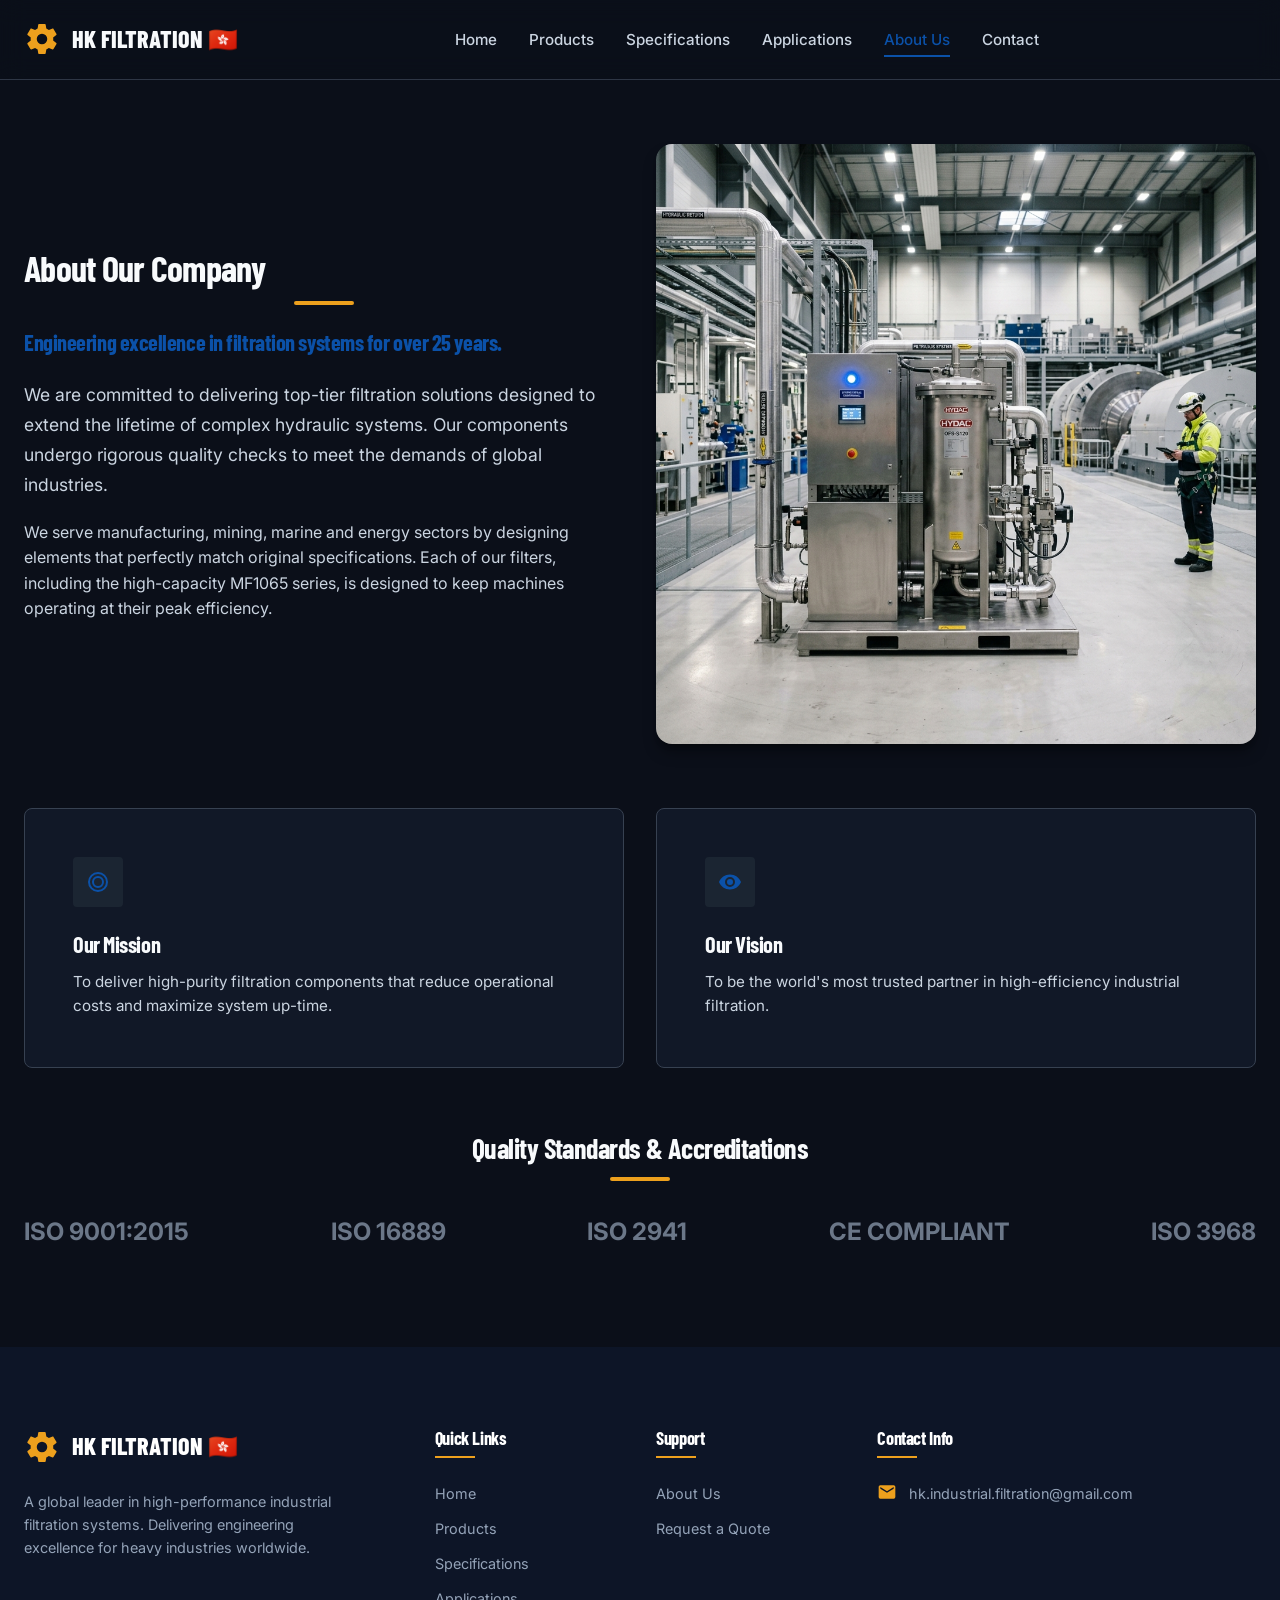
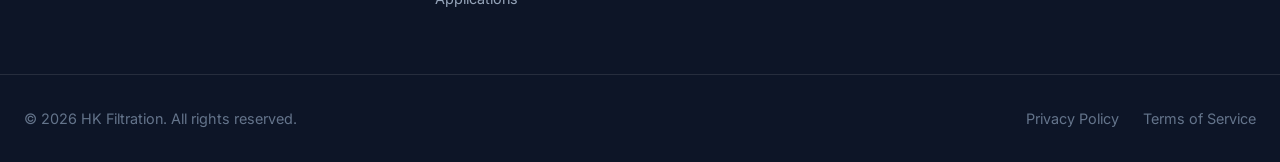
<file: about.html>
<!DOCTYPE html>
<html lang="en" data-theme="dark">
<head>
  <meta charset="UTF-8">
  <meta name="viewport" content="width=device-width, initial-scale=1.0">
  <title>HK Filtration 🇭🇰 | About Us</title>
  
  <!-- Favicon -->
      <link rel="canonical" href="https://hk-filtration.netlify.app/about.html">
    <link rel="icon" type="image/svg+xml" href="favicon.svg">
  
  <meta name="description" content="Learn more about our company mission, engineering quality standards, vision, and core values in high-performance industrial filtration systems.">
  <meta name="keywords" content="about filtration company, industrial filter manufacturer, hydraulic engineering company">
  <meta name="robots" content="index, follow">
  
  <!-- CSS Stylesheets -->
  <link rel="stylesheet" href="css/main.css">
  <link rel="stylesheet" href="css/components.css">
  <link rel="stylesheet" href="css/animations.css">
</head>
<body>

  <!-- --- Sticky Header --- -->
  <header class="site-header">
    <div class="container nav-container">
      <a href="index.html" class="logo-link">
        <svg viewBox="0 0 24 24">
          <path d="M12,15.5A3.5,3.5 0 0,1 8.5,12A3.5,3.5 0 0,1 12,8.5A3.5,3.5 0 0,1 15.5,12A3.5,3.5 0 0,1 12,15.5M19.43,12.97C19.47,12.65 19.5,12.33 19.5,12C19.5,11.67 19.47,11.34 19.43,11L21.54,9.37C21.73,9.22 21.78,8.95 21.66,8.73L19.66,5.27C19.54,5.05 19.27,4.96 19.05,5.05L16.56,6.05C16.04,5.66 15.47,5.34 14.86,5.08L14.47,2.42C14.43,2.18 14.22,2 13.97,2H9.97C9.72,2 9.51,2.18 9.47,2.42L9.08,5.08C8.47,5.34 7.9,5.66 7.38,6.05L4.89,5.05C4.67,4.96 4.4,5.05 4.27,5.27L2.27,8.73C2.15,8.95 2.2,9.22 2.39,9.37L4.5,11C4.46,11.34 4.43,11.67 4.43,12C4.43,12.33 4.46,12.65 4.5,12.97L2.39,14.63C2.2,14.78 2.15,15.05 2.27,15.27L4.27,18.73C4.4,18.95 4.67,19.04 4.89,18.95L7.38,17.95C7.9,18.34 8.47,18.66 9.08,18.92L9.47,21.58C9.51,21.82 9.72,22 9.97,22H13.97C14.22,22 14.43,21.82 14.47,21.58L14.86,18.92C15.47,18.66 16.04,18.34 16.56,17.95L19.05,18.95C19.27,19.04 19.54,18.95 19.66,18.73L21.66,15.27C21.78,15.05 21.73,14.78 21.54,14.63L19.43,12.97Z" />
        </svg>
        <span data-config="companyName">HK Filtration 🇭🇰</span>
      </a>
      
      <nav class="main-nav" id="main-nav">
        <ul>
          <li><a href="index.html">Home</a></li>
          <li><a href="products.html">Products</a></li>
          <li><a href="specifications.html">Specifications</a></li>
          <li><a href="applications.html">Applications</a></li>
          <li><a href="about.html" class="active">About Us</a></li>
          <li><a href="contact.html">Contact</a></li>
        </ul>
      </nav>
      
      <div class="header-actions">
        <button id="mobile-toggle" class="mobile-toggle" aria-label="Open mobile menu">
          <span></span>
          <span></span>
          <span></span>
        </button>
      </div>
    </div>
  </header>

  <!-- --- About Us Content --- -->
  <section class="section-padding" style="margin-top: calc(var(--header-height) - 2rem);">
    <div class="container">
      <div class="grid grid-2 flex-align-center" style="margin-bottom: 4rem;">
        
        <!-- text content -->
        <div class="reveal-left">
          <h2 class="accent-title" style="margin-bottom:1.5rem;">About Our Company</h2>
          <h3 style="font-size:1.4rem; color: var(--primary); margin-bottom:1.5rem;">Engineering excellence in filtration systems for over 25 years.</h3>
          <p style="font-size: 1.1rem; line-height:1.7;">We are committed to delivering top-tier filtration solutions designed to extend the lifetime of complex hydraulic systems. Our components undergo rigorous quality checks to meet the demands of global industries.</p>
          <p>We serve manufacturing, mining, marine and energy sectors by designing elements that perfectly match original specifications. Each of our filters, including the high-capacity MF1065 series, is designed to keep machines operating at their peak efficiency.</p>
        </div>
        
        <!-- image -->
        <div class="reveal-right">
          <div style="border-radius: var(--radius-lg); overflow: hidden; box-shadow: var(--shadow-lg);">
            <img src="assets/images/hero.png" alt="Industrial factory worker maintaining a hydraulic system">
          </div>
        </div>
      </div>

      <!-- Mission / Vision Cards -->
      <div class="grid grid-2" style="margin-bottom: 4rem;">
        <!-- Mission -->
        <div class="card reveal" style="padding: 3rem;">
          <div class="card-icon">
            <svg viewBox="0 0 24 24"><path d="M12,2A10,10 0 0,0 2,12A10,10 0 0,0 12,22A10,10 0 0,0 22,12A10,10 0 0,0 12,2M12,4A8,8 0 0,1 20,12A8,8 0 0,1 12,20A8,8 0 0,1 4,12A8,8 0 0,1 12,4M12,6A6,6 0 0,0 6,12A6,6 0 0,0 12,18A6,6 0 0,0 18,12A6,6 0 0,0 12,6M12,8A4,4 0 0,1 16,12A4,4 0 0,1 12,16A4,4 0 0,1 8,12A4,4 0 0,1 12,8Z"/></svg>
          </div>
          <h3>Our Mission</h3>
          <p>To deliver high-purity filtration components that reduce operational costs and maximize system up-time.</p>
        </div>

        <!-- Vision -->
        <div class="card reveal" style="padding: 3rem;">
          <div class="card-icon">
            <svg viewBox="0 0 24 24"><path d="M12,9A3,3 0 0,0 9,12A3,3 0 0,0 12,15A3,3 0 0,0 15,12A3,3 0 0,0 12,9M12,17A5,5 0 0,1 7,12A5,5 0 0,1 12,7A5,5 0 0,1 17,12A5,5 0 0,1 12,17M12,4.5C7,4.5 2.73,7.61 1,12C2.73,16.39 7,19.5 12,19.5C17,19.5 21.27,16.39 23,12C21.27,7.61 17,4.5 12,4.5Z"/></svg>
          </div>
          <h3>Our Vision</h3>
          <p>To be the world's most trusted partner in high-efficiency industrial filtration.</p>
        </div>
      </div>

      <!-- Trust Badges & Certs -->
      <div class="reveal-scale" style="text-align: center;">
        <h3 class="accent-title" style="margin-bottom: 2rem;">Quality Standards & Accreditations</h3>
        <div class="flex flex-align-center flex-justify-between" style="flex-wrap: wrap; gap: 2rem; opacity: 0.7;">
          <div style="font-weight: 700; font-size:1.5rem; color:var(--text-muted);">ISO 9001:2015</div>
          <div style="font-weight: 700; font-size:1.5rem; color:var(--text-muted);">ISO 16889</div>
          <div style="font-weight: 700; font-size:1.5rem; color:var(--text-muted);">ISO 2941</div>
          <div style="font-weight: 700; font-size:1.5rem; color:var(--text-muted);">CE COMPLIANT</div>
          <div style="font-weight: 700; font-size:1.5rem; color:var(--text-muted);">ISO 3968</div>
        </div>
      </div>

    </div>
  </section>

  <!-- --- Footer --- -->
  <footer class="site-footer">
    <div class="container grid footer-grid">
      <div class="footer-about">
        <a href="index.html" class="logo-link">
          <svg viewBox="0 0 24 24">
            <path d="M12,15.5A3.5,3.5 0 0,1 8.5,12A3.5,3.5 0 0,1 12,8.5A3.5,3.5 0 0,1 15.5,12A3.5,3.5 0 0,1 12,15.5M19.43,12.97C19.47,12.65 19.5,12.33 19.5,12C19.5,11.67 19.47,11.34 19.43,11L21.54,9.37C21.73,9.22 21.78,8.95 21.66,8.73L19.66,5.27C19.54,5.05 19.27,4.96 19.05,5.05L16.56,6.05C16.04,5.66 15.47,5.34 14.86,5.08L14.47,2.42C14.43,2.18 14.22,2 13.97,2H9.97C9.72,2 9.51,2.18 9.47,2.42L9.08,5.08C8.47,5.34 7.9,5.66 7.38,6.05L4.89,5.05C4.67,4.96 4.4,5.05 4.27,5.27L2.27,8.73C2.15,8.95 2.2,9.22 2.39,9.37L4.5,11C4.46,11.34 4.43,11.67 4.43,12C4.43,12.33 4.46,12.65 4.5,12.97L2.39,14.63C2.2,14.78 2.15,15.05 2.27,15.27L4.27,18.73C4.4,18.95 4.67,19.04 4.89,18.95L7.38,17.95C7.9,18.34 8.47,18.66 9.08,18.92L9.47,21.58C9.51,21.82 9.72,22 9.97,22H13.97C14.22,22 14.43,21.82 14.47,21.58L14.86,18.92C15.47,18.66 16.04,18.34 16.56,17.95L19.05,18.95C19.27,19.04 19.54,18.95 19.66,18.73L21.66,15.27C21.78,15.05 21.73,14.78 21.54,14.63L19.43,12.97Z" />
          </svg>
          <span data-config="companyName">HK Filtration 🇭🇰</span>
        </a>
        <p>A global leader in high-performance industrial filtration systems. Delivering engineering excellence for heavy industries worldwide.</p>
      </div>

      <div class="footer-col">
        <h4>Quick Links</h4>
        <ul>
          <li><a href="index.html">Home</a></li>
          <li><a href="products.html">Products</a></li>
          <li><a href="specifications.html">Specifications</a></li>
          <li><a href="applications.html">Applications</a></li>
        </ul>
      </div>

      <div class="footer-col">
        <h4>Support</h4>
        <ul>
          <li><a href="about.html">About Us</a></li>
          <li><a href="contact.html">Request a Quote</a></li>
        </ul>
      </div>

      <div class="footer-col">
        <h4>Contact Info</h4>
        <div class="footer-contact-item">
          <svg viewBox="0 0 24 24"><path d="M20,4H4C2.89,4 2,4.89 2,6V18A2,2 0 0,0 4,20H20A2,2 0 0,0 22,18V6C22,4.89 21.1,4 20,4M20,8L12,13L4,8V6L12,11L20,6V8Z"/></svg>
          <a href="mailto:hk.industrial.filtration@gmail.com" data-config="recipientEmail">hk.industrial.filtration@gmail.com</a>
        </div>
      </div>
    </div>
    <div class="container footer-bottom">
      <p>&copy; 2026 HK Filtration. All rights reserved.</p>
      <div class="footer-bottom-links">
        <a href="privacy.html">Privacy Policy</a>
        <a href="terms.html">Terms of Service</a>
      </div>
    </div>
  </footer>

  <!-- JS Scripts -->
  <script src="config/config.js"></script>
  <script src="js/main.js"></script>
</body>
</html>
</file>
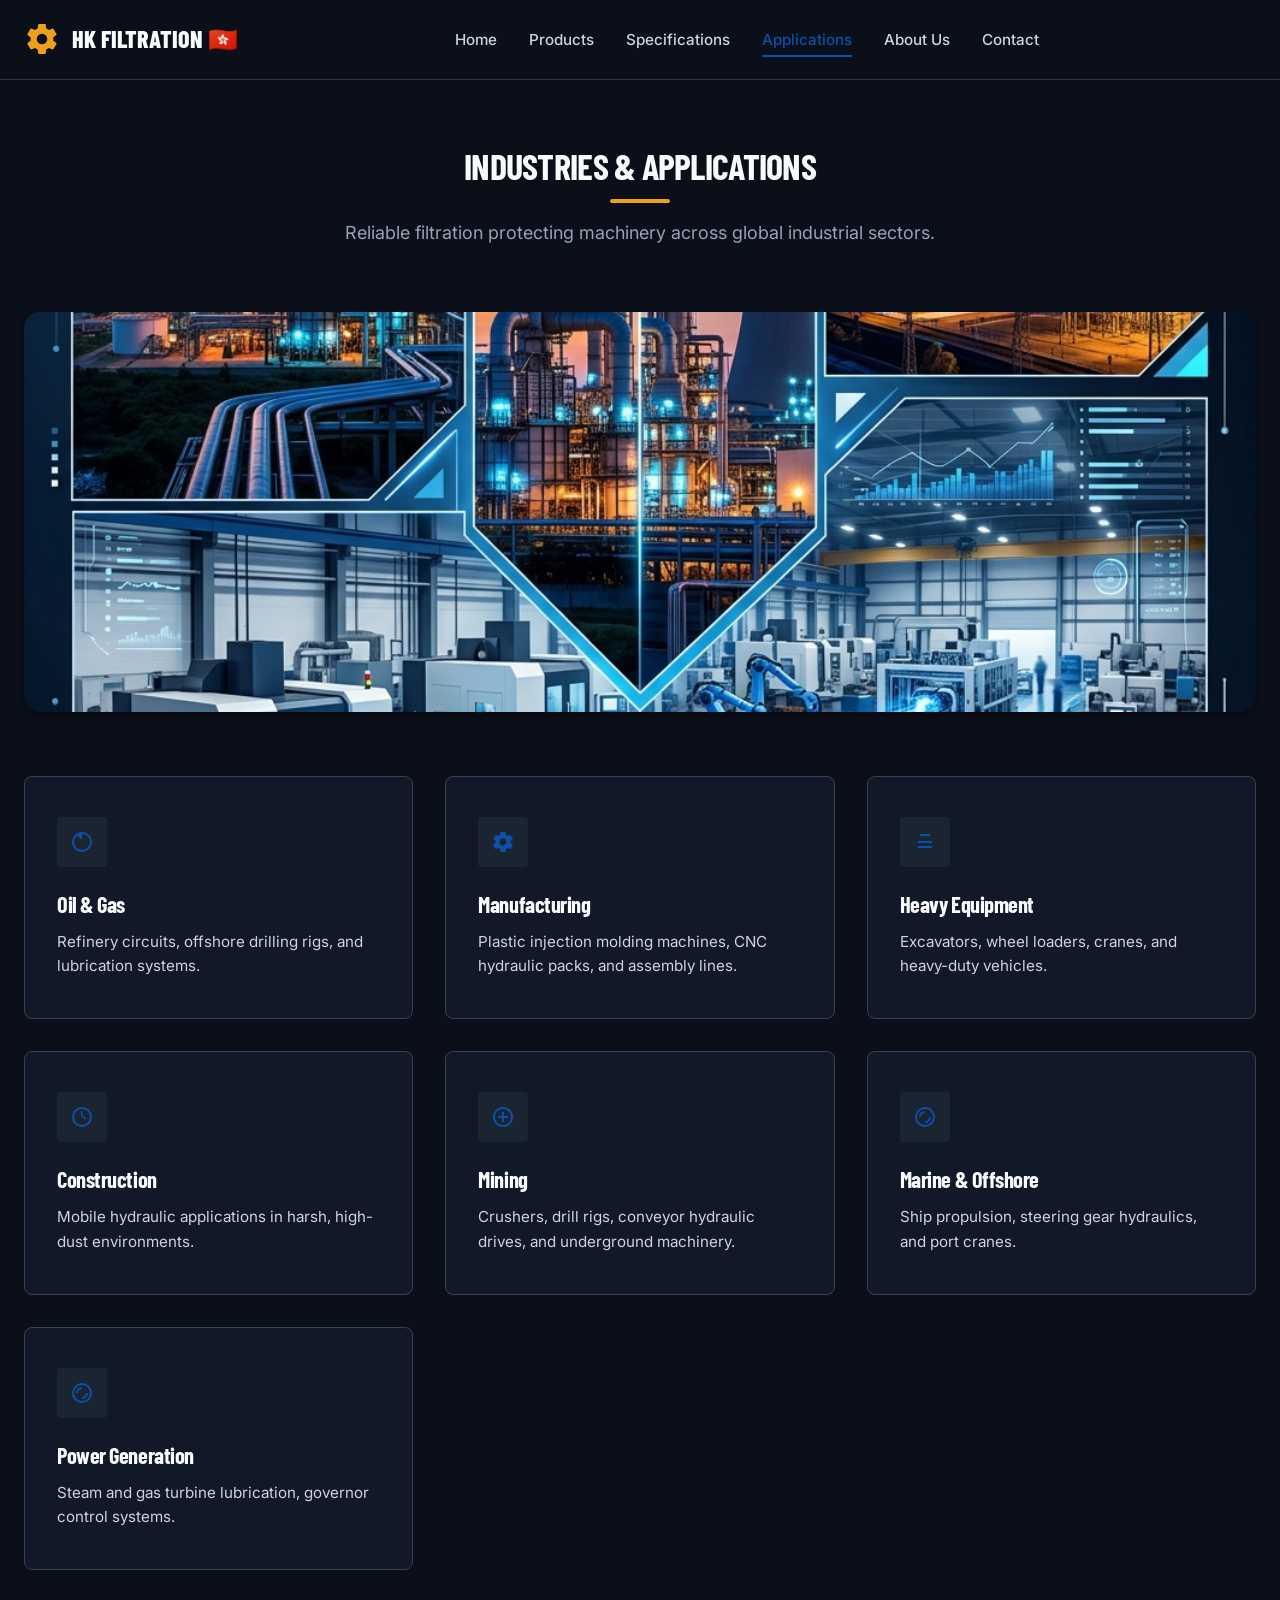
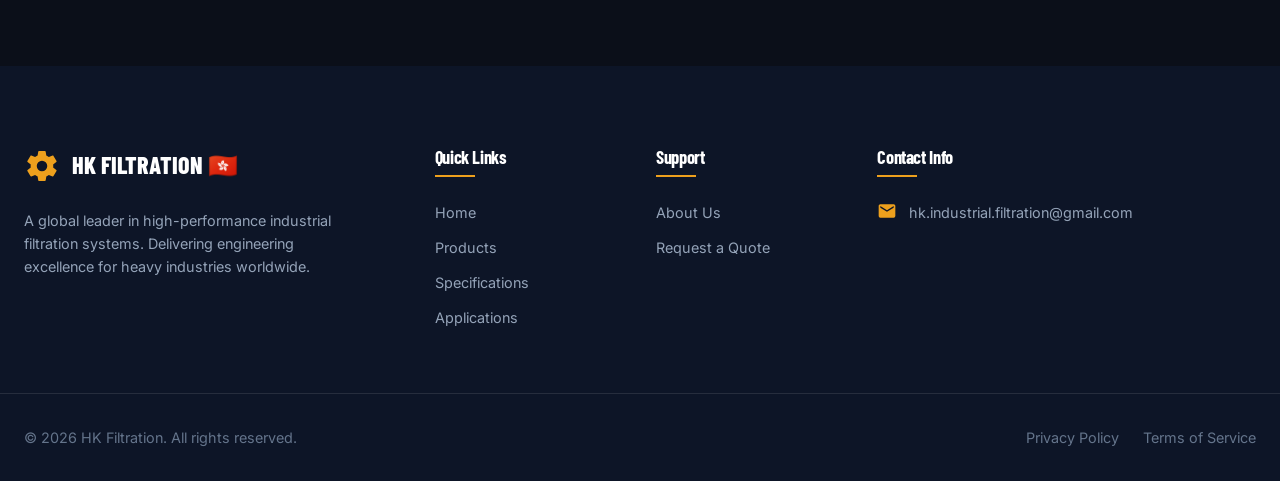
<file: applications.html>
<!DOCTYPE html>
<html lang="en" data-theme="dark">
<head>
  <meta charset="UTF-8">
  <meta name="viewport" content="width=device-width, initial-scale=1.0">
  <title>HK Filtration 🇭🇰 | Applications & Industries</title>
  
  <!-- Favicon -->
      <link rel="canonical" href="https://hk-filtration.netlify.app/applications.html">
    <link rel="icon" type="image/svg+xml" href="favicon.svg">
  
  <meta name="description" content="Explore the diverse industries served by hydraulic filter element MF1065.1115.10.15 including Oil & Gas, Mining, Construction, Marine, and Manufacturing.">
  <meta name="keywords" content="MF1065, hydraulic filter applications, heavy machinery, power generation filtration, oil refinery filter">
  <meta name="robots" content="index, follow">
  
  <!-- CSS Stylesheets -->
  <link rel="stylesheet" href="css/main.css">
  <link rel="stylesheet" href="css/components.css">
  <link rel="stylesheet" href="css/animations.css">
</head>
<body>

  <!-- --- Sticky Header --- -->
  <header class="site-header">
    <div class="container nav-container">
      <a href="index.html" class="logo-link">
        <svg viewBox="0 0 24 24">
          <path d="M12,15.5A3.5,3.5 0 0,1 8.5,12A3.5,3.5 0 0,1 12,8.5A3.5,3.5 0 0,1 15.5,12A3.5,3.5 0 0,1 12,15.5M19.43,12.97C19.47,12.65 19.5,12.33 19.5,12C19.5,11.67 19.47,11.34 19.43,11L21.54,9.37C21.73,9.22 21.78,8.95 21.66,8.73L19.66,5.27C19.54,5.05 19.27,4.96 19.05,5.05L16.56,6.05C16.04,5.66 15.47,5.34 14.86,5.08L14.47,2.42C14.43,2.18 14.22,2 13.97,2H9.97C9.72,2 9.51,2.18 9.47,2.42L9.08,5.08C8.47,5.34 7.9,5.66 7.38,6.05L4.89,5.05C4.67,4.96 4.4,5.05 4.27,5.27L2.27,8.73C2.15,8.95 2.2,9.22 2.39,9.37L4.5,11C4.46,11.34 4.43,11.67 4.43,12C4.43,12.33 4.46,12.65 4.5,12.97L2.39,14.63C2.2,14.78 2.15,15.05 2.27,15.27L4.27,18.73C4.4,18.95 4.67,19.04 4.89,18.95L7.38,17.95C7.9,18.34 8.47,18.66 9.08,18.92L9.47,21.58C9.51,21.82 9.72,22 9.97,22H13.97C14.22,22 14.43,21.82 14.47,21.58L14.86,18.92C15.47,18.66 16.04,18.34 16.56,17.95L19.05,18.95C19.27,19.04 19.54,18.95 19.66,18.73L21.66,15.27C21.78,15.05 21.73,14.78 21.54,14.63L19.43,12.97Z" />
        </svg>
        <span data-config="companyName">HK Filtration 🇭🇰</span>
      </a>
      
      <nav class="main-nav" id="main-nav">
        <ul>
          <li><a href="index.html">Home</a></li>
          <li><a href="products.html">Products</a></li>
          <li><a href="specifications.html">Specifications</a></li>
          <li><a href="applications.html" class="active">Applications</a></li>
          <li><a href="about.html">About Us</a></li>
          <li><a href="contact.html">Contact</a></li>
        </ul>
      </nav>
      
      <div class="header-actions">
        <button id="mobile-toggle" class="mobile-toggle" aria-label="Open mobile menu">
          <span></span>
          <span></span>
          <span></span>
        </button>
      </div>
    </div>
  </header>

  <!-- --- Applications Page Header --- -->
  <section class="section-padding" style="margin-top: calc(var(--header-height) - 2rem);">
    <div class="container">
      <div class="section-header">
        <h2 class="accent-title">Industries & Applications</h2>
        <p>Reliable filtration protecting machinery across global industrial sectors.</p>
      </div>
      
      <!-- Big Applications Image Banner -->
      <div class="reveal-scale" style="margin-bottom: 4rem; border-radius: var(--radius-lg); overflow: hidden; box-shadow: var(--shadow-md);">
        <img src="assets/images/applications.png" alt="Heavy industrial manufacturing plants and machinery collage" style="width:100%; height:400px; object-fit:cover;">
      </div>

      <div class="grid grid-3">
        <!-- Oil & Gas -->
        <div class="card reveal delay-100">
          <div class="card-icon">
            <svg viewBox="0 0 24 24"><path d="M12,2A10,10 0 0,0 2,12A10,10 0 0,0 12,22A10,10 0 0,0 22,12A10,10 0 0,0 12,2M12,4A8,8 0 0,1 20,12C20,13.7 19.5,15.3 18.5,16.6L12,10.1V4M12,10.1L18.5,16.6C17.2,18.7 14.8,20 12,20C7.6,20 4,16.4 4,12C4,9.2 5.3,6.8 7.4,5.5L12,10.1Z"/></svg>
          </div>
          <h3>Oil & Gas</h3>
          <p>Refinery circuits, offshore drilling rigs, and lubrication systems.</p>
        </div>

        <!-- Manufacturing -->
        <div class="card reveal delay-200">
          <div class="card-icon">
            <svg viewBox="0 0 24 24"><path d="M19.43 12.97c.04-.32.07-.64.07-.97s-.03-.66-.07-.97l2.11-1.65c.19-.15.24-.42.12-.64l-2-3.46c-.12-.22-.39-.3-.61-.22l-2.49 1c-.52-.4-1.08-.73-1.69-.98l-.38-2.65C14.46 2.18 14.25 2 14 2h-4c-.25 0-.46.18-.49.42l-.38 2.65c-.61.25-1.17.59-1.69.98l-2.49-1c-.23-.09-.49 0-.61.22l-2 3.46c-.13.22-.07.49.12.64l2.11 1.65c-.04.32-.07.65-.07.97s.03.66.07.97l-2.11 1.65c-.19.15-.24.42-.12.64l2 3.46c.12.22.39.3.61.22l2.49-1c.52.4 1.08.73 1.69.98l.38 2.65c.03.24.24.42.49.42h4c.25 0 .46-.18.49-.42l.38-2.65c.61-.25 1.17-.59 1.69-.98l2.49 1c.23.09.49 0 .61-.22l2-3.46c.12-.22.07-.49-.12-.64l-2.11-1.65zM12 15.5c-1.93 0-3.5-1.57-3.5-3.5s1.57-3.5 3.5-3.5 3.5 1.57 3.5 3.5-1.57 3.5-3.5 3.5z"/></svg>
          </div>
          <h3>Manufacturing</h3>
          <p>Plastic injection molding machines, CNC hydraulic packs, and assembly lines.</p>
        </div>

        <!-- Heavy Equipment -->
        <div class="card reveal delay-300">
          <div class="card-icon">
            <svg viewBox="0 0 24 24"><path d="M19 13H5v-2h14v2m-2-7H7V4h10v2M5 18h14v-2H5v2z"/></svg>
          </div>
          <h3>Heavy Equipment</h3>
          <p>Excavators, wheel loaders, cranes, and heavy-duty vehicles.</p>
        </div>

        <!-- Construction -->
        <div class="card reveal delay-100">
          <div class="card-icon">
            <svg viewBox="0 0 24 24"><path d="M12 2A10 10 0 0 0 2 12A10 10 0 0 0 12 22A10 10 0 0 0 22 12A10 10 0 0 0 12 2M12 4A8 8 0 0 1 20 12A8 8 0 0 1 12 20A8 8 0 0 1 4 12A8 8 0 0 1 12 4M11 6V11.5L16.2 14.7L17 13.5L12.5 10.8V6H11Z"/></svg>
          </div>
          <h3>Construction</h3>
          <p>Mobile hydraulic applications in harsh, high-dust environments.</p>
        </div>

        <!-- Mining -->
        <div class="card reveal delay-200">
          <div class="card-icon">
            <svg viewBox="0 0 24 24"><path d="M12,2c-5.52,0-10,4.48-10,10s4.48,10,10,10,10-4.48,10-10S17.52,2,12,2M12 4c4.42,0,8,3.58,8,8s-3.58,8-8,8-8-3.58-8-8,3.58-8,8-8M11,7v4H7v2h4v4h2v-4h4v-2h-4V7H11Z"/></svg>
          </div>
          <h3>Mining</h3>
          <p>Crushers, drill rigs, conveyor hydraulic drives, and underground machinery.</p>
        </div>

        <!-- Marine -->
        <div class="card reveal delay-300">
          <div class="card-icon">
            <svg viewBox="0 0 24 24"><path d="M12,2A10,10 0 0,0 2,12A10,10 0 0,0 12,22A10,10 0 0,0 22,12A10,10 0 0,0 12,2M12,4A8,8 0 0,1 20,12A8,8 0 0,1 12,20A8,8 0 0,1 4,12A8,8 0 0,1 12,4M12,6A6,6 0 0,0 6,12H8A4,4 0 0,1 12,8V6M12,18A6,6 0 0,0 18,12H16A4,4 0 0,1 12,16V18Z"/></svg>
          </div>
          <h3>Marine & Offshore</h3>
          <p>Ship propulsion, steering gear hydraulics, and port cranes.</p>
        </div>

        <!-- Power Generation -->
        <div class="card reveal delay-100">
          <div class="card-icon">
            <svg viewBox="0 0 24 24"><path d="M12,2A10,10 0 0,0 2,12A10,10 0 0,0 12,22A10,10 0 0,0 22,12A10,10 0 0,0 12,2M12,4A8,8 0 0,1 20,12A8,8 0 0,1 12,20A8,8 0 0,1 4,12A8,8 0 0,1 12,4M12,6A6,6 0 0,0 6,12H8A4,4 0 0,1 12,8V6M12,18A6,6 0 0,0 18,12H16A4,4 0 0,1 12,16V18Z"/></svg>
          </div>
          <h3>Power Generation</h3>
          <p>Steam and gas turbine lubrication, governor control systems.</p>
        </div>
      </div>
    </div>
  </section>

  <!-- --- Footer --- -->
  <footer class="site-footer">
    <div class="container grid footer-grid">
      <div class="footer-about">
        <a href="index.html" class="logo-link">
          <svg viewBox="0 0 24 24">
            <path d="M12,15.5A3.5,3.5 0 0,1 8.5,12A3.5,3.5 0 0,1 12,8.5A3.5,3.5 0 0,1 15.5,12A3.5,3.5 0 0,1 12,15.5M19.43,12.97C19.47,12.65 19.5,12.33 19.5,12C19.5,11.67 19.47,11.34 19.43,11L21.54,9.37C21.73,9.22 21.78,8.95 21.66,8.73L19.66,5.27C19.54,5.05 19.27,4.96 19.05,5.05L16.56,6.05C16.04,5.66 15.47,5.34 14.86,5.08L14.47,2.42C14.43,2.18 14.22,2 13.97,2H9.97C9.72,2 9.51,2.18 9.47,2.42L9.08,5.08C8.47,5.34 7.9,5.66 7.38,6.05L4.89,5.05C4.67,4.96 4.4,5.05 4.27,5.27L2.27,8.73C2.15,8.95 2.2,9.22 2.39,9.37L4.5,11C4.46,11.34 4.43,11.67 4.43,12C4.43,12.33 4.46,12.65 4.5,12.97L2.39,14.63C2.2,14.78 2.15,15.05 2.27,15.27L4.27,18.73C4.4,18.95 4.67,19.04 4.89,18.95L7.38,17.95C7.9,18.34 8.47,18.66 9.08,18.92L9.47,21.58C9.51,21.82 9.72,22 9.97,22H13.97C14.22,22 14.43,21.82 14.47,21.58L14.86,18.92C15.47,18.66 16.04,18.34 16.56,17.95L19.05,18.95C19.27,19.04 19.54,18.95 19.66,18.73L21.66,15.27C21.78,15.05 21.73,14.78 21.54,14.63L19.43,12.97Z" />
          </svg>
          <span data-config="companyName">HK Filtration 🇭🇰</span>
        </a>
        <p>A global leader in high-performance industrial filtration systems. Delivering engineering excellence for heavy industries worldwide.</p>
      </div>

      <div class="footer-col">
        <h4>Quick Links</h4>
        <ul>
          <li><a href="index.html">Home</a></li>
          <li><a href="products.html">Products</a></li>
          <li><a href="specifications.html">Specifications</a></li>
          <li><a href="applications.html">Applications</a></li>
        </ul>
      </div>

      <div class="footer-col">
        <h4>Support</h4>
        <ul>
          <li><a href="about.html">About Us</a></li>
          <li><a href="contact.html">Request a Quote</a></li>
        </ul>
      </div>

      <div class="footer-col">
        <h4>Contact Info</h4>
        <div class="footer-contact-item">
          <svg viewBox="0 0 24 24"><path d="M20,4H4C2.89,4 2,4.89 2,6V18A2,2 0 0,0 4,20H20A2,2 0 0,0 22,18V6C22,4.89 21.1,4 20,4M20,8L12,13L4,8V6L12,11L20,6V8Z"/></svg>
          <a href="mailto:hk.industrial.filtration@gmail.com" data-config="recipientEmail">hk.industrial.filtration@gmail.com</a>
        </div>
      </div>
    </div>
    <div class="container footer-bottom">
      <p>&copy; 2026 HK Filtration. All rights reserved.</p>
      <div class="footer-bottom-links">
        <a href="privacy.html">Privacy Policy</a>
        <a href="terms.html">Terms of Service</a>
      </div>
    </div>
  </footer>

  <!-- JS Scripts -->
  <script src="config/config.js"></script>
  <script src="js/main.js"></script>
</body>
</html>
</file>
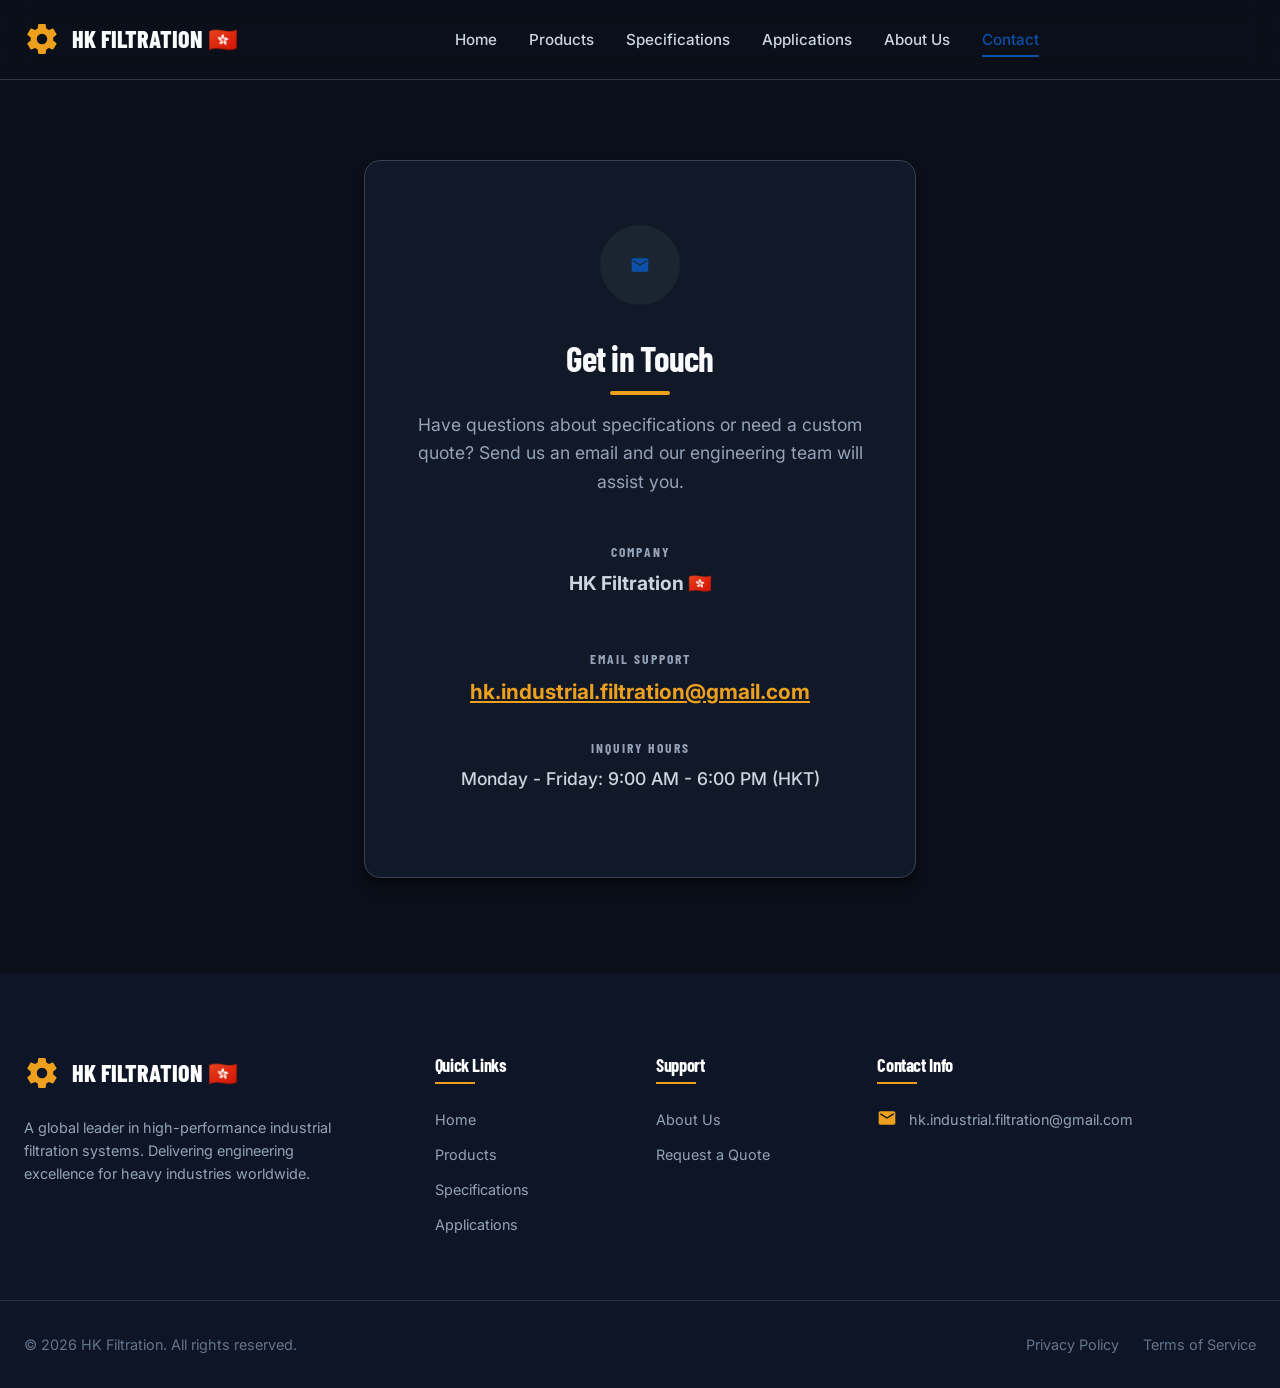
<file: contact.html>
<!DOCTYPE html>
<html lang="en" data-theme="dark">
<head>
  <meta charset="UTF-8">
  <meta name="viewport" content="width=device-width, initial-scale=1.0">
  <title>HK Filtration 🇭🇰 | Contact Us</title>
  
  <!-- Favicon -->
      <link rel="canonical" href="https://hk-filtration.netlify.app/contact.html">
    <link rel="icon" type="image/svg+xml" href="favicon.svg">
  
  <meta name="description" content="Get in touch with HK Filtration. Reach out to our team via email for quote requests and specifications inquiries.">
  <meta name="keywords" content="contact HK filtration, email hydraulic filter, custom filter inquiry">
  <meta name="robots" content="index, follow">
  
  <!-- CSS Stylesheets -->
  <link rel="stylesheet" href="css/main.css">
  <link rel="stylesheet" href="css/components.css">
  <link rel="stylesheet" href="css/animations.css">
</head>
<body>

  <!-- --- Sticky Header --- -->
  <header class="site-header">
    <div class="container nav-container">
      <a href="index.html" class="logo-link">
        <svg viewBox="0 0 24 24">
          <path d="M12,15.5A3.5,3.5 0 0,1 8.5,12A3.5,3.5 0 0,1 12,8.5A3.5,3.5 0 0,1 15.5,12A3.5,3.5 0 0,1 12,15.5M19.43,12.97C19.47,12.65 19.5,12.33 19.5,12C19.5,11.67 19.47,11.34 19.43,11L21.54,9.37C21.73,9.22 21.78,8.95 21.66,8.73L19.66,5.27C19.54,5.05 19.27,4.96 19.05,5.05L16.56,6.05C16.04,5.66 15.47,5.34 14.86,5.08L14.47,2.42C14.43,2.18 14.22,2 13.97,2H9.97C9.72,2 9.51,2.18 9.47,2.42L9.08,5.08C8.47,5.34 7.9,5.66 7.38,6.05L4.89,5.05C4.67,4.96 4.4,5.05 4.27,5.27L2.27,8.73C2.15,8.95 2.2,9.22 2.39,9.37L4.5,11C4.46,11.34 4.43,11.67 4.43,12C4.43,12.33 4.46,12.65 4.5,12.97L2.39,14.63C2.2,14.78 2.15,15.05 2.27,15.27L4.27,18.73C4.4,18.95 4.67,19.04 4.89,18.95L7.38,17.95C7.9,18.34 8.47,18.66 9.08,18.92L9.47,21.58C9.51,21.82 9.72,22 9.97,22H13.97C14.22,22 14.43,21.82 14.47,21.58L14.86,18.92C15.47,18.66 16.04,18.34 16.56,17.95L19.05,18.95C19.27,19.04 19.54,18.95 19.66,18.73L21.66,15.27C21.78,15.05 21.73,14.78 21.54,14.63L19.43,12.97Z" />
        </svg>
        <span data-config="companyName">HK Filtration 🇭🇰</span>
      </a>
      
      <nav class="main-nav" id="main-nav">
        <ul>
          <li><a href="index.html">Home</a></li>
          <li><a href="products.html">Products</a></li>
          <li><a href="specifications.html">Specifications</a></li>
          <li><a href="applications.html">Applications</a></li>
          <li><a href="about.html">About Us</a></li>
          <li><a href="contact.html" class="active">Contact</a></li>
        </ul>
      </nav>
      
      <div class="header-actions">
        <button id="mobile-toggle" class="mobile-toggle" aria-label="Open mobile menu">
          <span></span>
          <span></span>
          <span></span>
        </button>
      </div>
    </div>
  </header>

  <!-- --- Contact Page Content --- -->
  <section class="section-padding" style="margin-top: calc(var(--header-height) - 1rem); min-height: 60vh; display: flex; align-items: center;">
    <div class="container" style="max-width: 600px;">
      <div class="reveal-scale" style="background-color: var(--bg-secondary); padding: 4rem 3rem; border-radius: var(--radius-lg); border: 1px solid var(--border-color); box-shadow: var(--shadow-lg); text-align: center;">
        
        <div class="contact-info-icon" style="margin: 0 auto 2rem auto; width: 80px; height: 80px; background-color: var(--primary-light); color: var(--primary); display: flex; align-items: center; justify-content: center; border-radius: 50%;">
          <svg viewBox="0 0 24 24" width="40" height="40" fill="currentColor"><path d="M20,4H4C2.89,4 2,4.89 2,6V18A2,2 0 0,0 4,20H20A2,2 0 0,0 22,18V6C22,4.89 21.1,4 20,4M20,8L12,13L4,8V6L12,11L20,6V8Z"/></svg>
        </div>

        <h2 class="accent-title" style="margin-bottom: 1rem; font-size: 2.2rem;">Get in Touch</h2>
        <p style="color: var(--text-muted); font-size: 1.1rem; margin-bottom: 3rem;">Have questions about specifications or need a custom quote? Send us an email and our engineering team will assist you.</p>

        <div style="display: flex; flex-direction: column; gap: 2rem; align-items: center;">
          <!-- Company Info -->
          <div>
            <h4 style="text-transform: uppercase; font-size: 0.85rem; letter-spacing: 2px; color: var(--text-muted); margin-bottom: 0.5rem;">Company</h4>
            <p data-config="companyName" style="font-size: 1.2rem; font-weight: 700;">HK Filtration 🇭🇰</p>
          </div>

          <!-- Email Support -->
          <div>
            <h4 style="text-transform: uppercase; font-size: 0.85rem; letter-spacing: 2px; color: var(--text-muted); margin-bottom: 0.5rem;">Email Support</h4>
            <a href="mailto:hk.industrial.filtration@gmail.com" data-config="recipientEmail" style="font-size: 1.3rem; font-weight: 700; color: var(--accent); text-decoration: underline; transition: color 0.3s ease;">hk.industrial.filtration@gmail.com</a>
          </div>

          <!-- Hours -->
          <div>
            <h4 style="text-transform: uppercase; font-size: 0.85rem; letter-spacing: 2px; color: var(--text-muted); margin-bottom: 0.5rem;">Inquiry Hours</h4>
            <p style="font-size: 1.1rem; font-weight: 500;">Monday - Friday: 9:00 AM - 6:00 PM (HKT)</p>
          </div>
        </div>

      </div>
    </div>
  </section>

  <!-- --- Footer --- -->
  <footer class="site-footer">
    <div class="container grid footer-grid">
      <div class="footer-about">
        <a href="index.html" class="logo-link">
          <svg viewBox="0 0 24 24">
            <path d="M12,15.5A3.5,3.5 0 0,1 8.5,12A3.5,3.5 0 0,1 12,8.5A3.5,3.5 0 0,1 15.5,12A3.5,3.5 0 0,1 12,15.5M19.43,12.97C19.47,12.65 19.5,12.33 19.5,12C19.5,11.67 19.47,11.34 19.43,11L21.54,9.37C21.73,9.22 21.78,8.95 21.66,8.73L19.66,5.27C19.54,5.05 19.27,4.96 19.05,5.05L16.56,6.05C16.04,5.66 15.47,5.34 14.86,5.08L14.47,2.42C14.43,2.18 14.22,2 13.97,2H9.97C9.72,2 9.51,2.18 9.47,2.42L9.08,5.08C8.47,5.34 7.9,5.66 7.38,6.05L4.89,5.05C4.67,4.96 4.4,5.05 4.27,5.27L2.27,8.73C2.15,8.95 2.2,9.22 2.39,9.37L4.5,11C4.46,11.34 4.43,11.67 4.43,12C4.43,12.33 4.46,12.65 4.5,12.97L2.39,14.63C2.2,14.78 2.15,15.05 2.27,15.27L4.27,18.73C4.4,18.95 4.67,19.04 4.89,18.95L7.38,17.95C7.9,18.34 8.47,18.66 9.08,18.92L9.47,21.58C9.51,21.82 9.72,22 9.97,22H13.97C14.22,22 14.43,21.82 14.47,21.58L14.86,18.92C15.47,18.66 16.04,18.34 16.56,17.95L19.05,18.95C19.27,19.04 19.54,18.95 19.66,18.73L21.66,15.27C21.78,15.05 21.73,14.78 21.54,14.63L19.43,12.97Z" />
          </svg>
          <span data-config="companyName">HK Filtration 🇭🇰</span>
        </a>
        <p>A global leader in high-performance industrial filtration systems. Delivering engineering excellence for heavy industries worldwide.</p>
      </div>

      <div class="footer-col">
        <h4>Quick Links</h4>
        <ul>
          <li><a href="index.html">Home</a></li>
          <li><a href="products.html">Products</a></li>
          <li><a href="specifications.html">Specifications</a></li>
          <li><a href="applications.html">Applications</a></li>
        </ul>
      </div>

      <div class="footer-col">
        <h4>Support</h4>
        <ul>
          <li><a href="about.html">About Us</a></li>
          <li><a href="contact.html">Request a Quote</a></li>
        </ul>
      </div>

      <div class="footer-col">
        <h4>Contact Info</h4>
        <div class="footer-contact-item">
          <svg viewBox="0 0 24 24"><path d="M20,4H4C2.89,4 2,4.89 2,6V18A2,2 0 0,0 4,20H20A2,2 0 0,0 22,18V6C22,4.89 21.1,4 20,4M20,8L12,13L4,8V6L12,11L20,6V8Z"/></svg>
          <a href="mailto:hk.industrial.filtration@gmail.com" data-config="recipientEmail">hk.industrial.filtration@gmail.com</a>
        </div>
      </div>
    </div>
    <div class="container footer-bottom">
      <p>&copy; 2026 HK Filtration. All rights reserved.</p>
      <div class="footer-bottom-links">
        <a href="privacy.html">Privacy Policy</a>
        <a href="terms.html">Terms of Service</a>
      </div>
    </div>
  </footer>

  <!-- JS Scripts -->
  <script src="config/config.js"></script>
  <script src="js/main.js"></script>
</body>
</html>
</file>
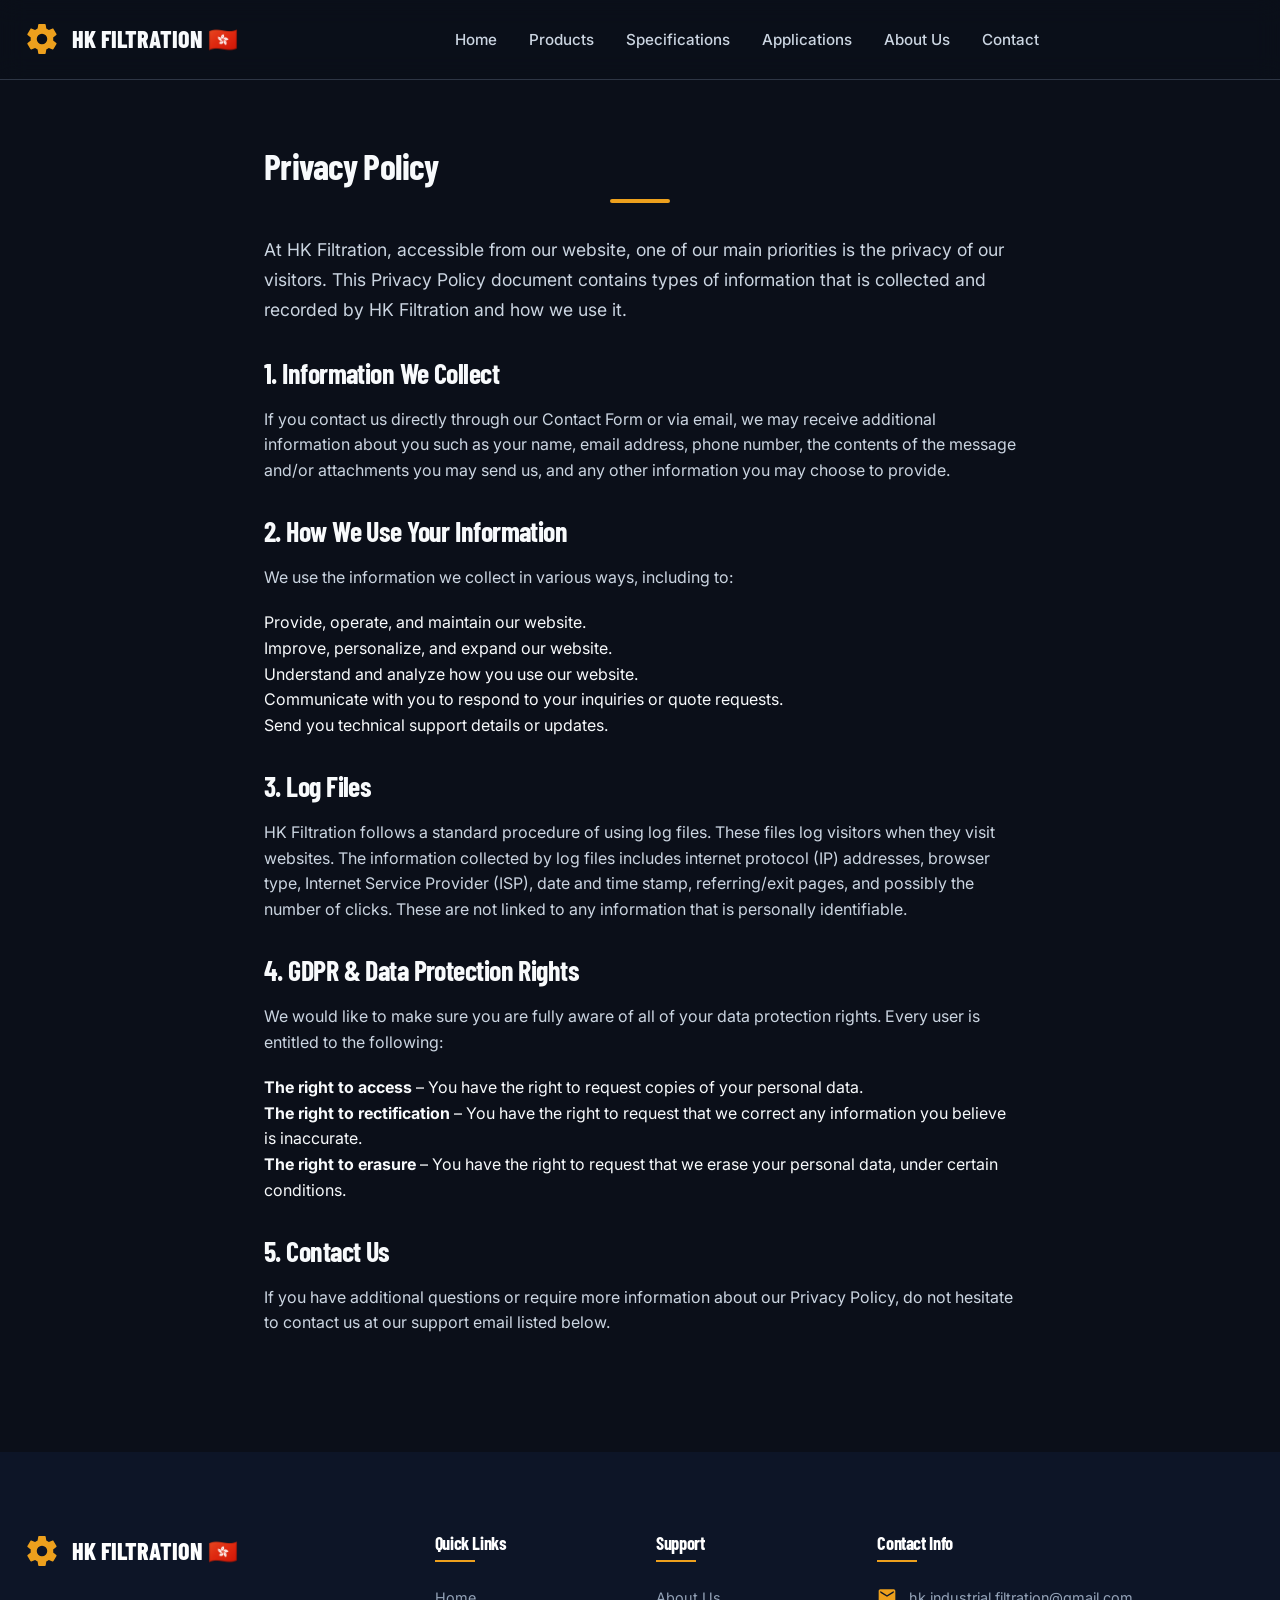
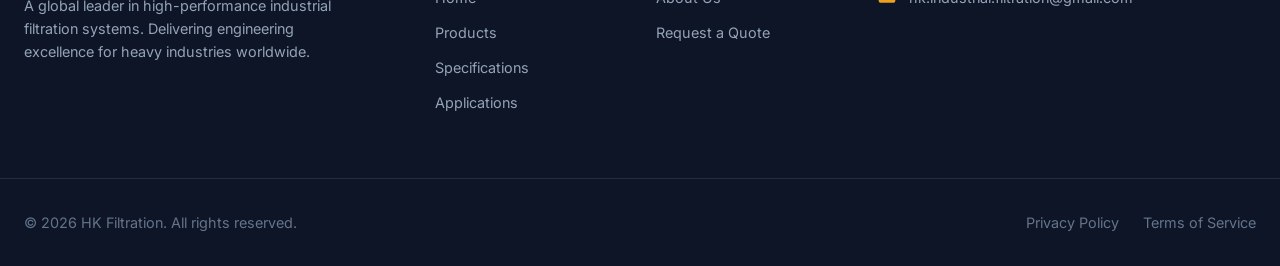
<file: privacy.html>
<!DOCTYPE html>
<html lang="en" data-theme="dark">
<head>
  <meta charset="UTF-8">
  <meta name="viewport" content="width=device-width, initial-scale=1.0">
  <title>HK Filtration 🇭🇰 | Privacy Policy</title>
  
  <!-- Favicon -->
      <link rel="canonical" href="https://hk-filtration.netlify.app/privacy.html">
    <link rel="icon" type="image/svg+xml" href="favicon.svg">
  
  <meta name="description" content="Privacy Policy for HK Filtration. Learn how we handle your personal data and respect your confidentiality.">
  <meta name="robots" content="noindex, follow">
  
  <!-- CSS Stylesheets -->
  <link rel="stylesheet" href="css/main.css">
  <link rel="stylesheet" href="css/components.css">
  <link rel="stylesheet" href="css/animations.css">
</head>
<body>

  <!-- --- Sticky Header --- -->
  <header class="site-header">
    <div class="container nav-container">
      <a href="index.html" class="logo-link">
        <svg viewBox="0 0 24 24">
          <path d="M12,15.5A3.5,3.5 0 0,1 8.5,12A3.5,3.5 0 0,1 12,8.5A3.5,3.5 0 0,1 15.5,12A3.5,3.5 0 0,1 12,15.5M19.43,12.97C19.47,12.65 19.5,12.33 19.5,12C19.5,11.67 19.47,11.34 19.43,11L21.54,9.37C21.73,9.22 21.78,8.95 21.66,8.73L19.66,5.27C19.54,5.05 19.27,4.96 19.05,5.05L16.56,6.05C16.04,5.66 15.47,5.34 14.86,5.08L14.47,2.42C14.43,2.18 14.22,2 13.97,2H9.97C9.72,2 9.51,2.18 9.47,2.42L9.08,5.08C8.47,5.34 7.9,5.66 7.38,6.05L4.89,5.05C4.67,4.96 4.4,5.05 4.27,5.27L2.27,8.73C2.15,8.95 2.2,9.22 2.39,9.37L4.5,11C4.46,11.34 4.43,11.67 4.43,12C4.43,12.33 4.46,12.65 4.5,12.97L2.39,14.63C2.2,14.78 2.15,15.05 2.27,15.27L4.27,18.73C4.4,18.95 4.67,19.04 4.89,18.95L7.38,17.95C7.9,18.34 8.47,18.66 9.08,18.92L9.47,21.58C9.51,21.82 9.72,22 9.97,22H13.97C14.22,22 14.43,21.82 14.47,21.58L14.86,18.92C15.47,18.66 16.04,18.34 16.56,17.95L19.05,18.95C19.27,19.04 19.54,18.95 19.66,18.73L21.66,15.27C21.78,15.05 21.73,14.78 21.54,14.63L19.43,12.97Z" />
        </svg>
        <span data-config="companyName">HK Filtration 🇭🇰</span>
      </a>
      
      <nav class="main-nav" id="main-nav">
        <ul>
          <li><a href="index.html">Home</a></li>
          <li><a href="products.html">Products</a></li>
          <li><a href="specifications.html">Specifications</a></li>
          <li><a href="applications.html">Applications</a></li>
          <li><a href="about.html">About Us</a></li>
          <li><a href="contact.html">Contact</a></li>
        </ul>
      </nav>
      
      <div class="header-actions">
        <button id="mobile-toggle" class="mobile-toggle" aria-label="Open mobile menu">
          <span></span>
          <span></span>
          <span></span>
        </button>
      </div>
    </div>
  </header>

  <!-- --- Content Section --- -->
  <section class="section-padding" style="margin-top: calc(var(--header-height) - 2rem);">
    <div class="container" style="max-width: 800px;">
      <h2 class="accent-title" style="margin-bottom: 2rem;">Privacy Policy</h2>
      <p style="font-size: 1.1rem; line-height: 1.7;">At HK Filtration, accessible from our website, one of our main priorities is the privacy of our visitors. This Privacy Policy document contains types of information that is collected and recorded by HK Filtration and how we use it.</p>
      
      <h3 style="margin-top: 2rem; margin-bottom: 1rem;">1. Information We Collect</h3>
      <p>If you contact us directly through our Contact Form or via email, we may receive additional information about you such as your name, email address, phone number, the contents of the message and/or attachments you may send us, and any other information you may choose to provide.</p>

      <h3 style="margin-top: 2rem; margin-bottom: 1rem;">2. How We Use Your Information</h3>
      <p>We use the information we collect in various ways, including to:</p>
      <ul>
        <li>Provide, operate, and maintain our website.</li>
        <li>Improve, personalize, and expand our website.</li>
        <li>Understand and analyze how you use our website.</li>
        <li>Communicate with you to respond to your inquiries or quote requests.</li>
        <li>Send you technical support details or updates.</li>
      </ul>

      <h3 style="margin-top: 2rem; margin-bottom: 1rem;">3. Log Files</h3>
      <p>HK Filtration follows a standard procedure of using log files. These files log visitors when they visit websites. The information collected by log files includes internet protocol (IP) addresses, browser type, Internet Service Provider (ISP), date and time stamp, referring/exit pages, and possibly the number of clicks. These are not linked to any information that is personally identifiable.</p>

      <h3 style="margin-top: 2rem; margin-bottom: 1rem;">4. GDPR & Data Protection Rights</h3>
      <p>We would like to make sure you are fully aware of all of your data protection rights. Every user is entitled to the following:</p>
      <ul>
        <li><strong>The right to access</strong> – You have the right to request copies of your personal data.</li>
        <li><strong>The right to rectification</strong> – You have the right to request that we correct any information you believe is inaccurate.</li>
        <li><strong>The right to erasure</strong> – You have the right to request that we erase your personal data, under certain conditions.</li>
      </ul>

      <h3 style="margin-top: 2rem; margin-bottom: 1rem;">5. Contact Us</h3>
      <p>If you have additional questions or require more information about our Privacy Policy, do not hesitate to contact us at our support email listed below.</p>
    </div>
  </section>

  <!-- --- Footer --- -->
  <footer class="site-footer">
    <div class="container grid footer-grid">
      <div class="footer-about">
        <a href="index.html" class="logo-link">
          <svg viewBox="0 0 24 24">
            <path d="M12,15.5A3.5,3.5 0 0,1 8.5,12A3.5,3.5 0 0,1 12,8.5A3.5,3.5 0 0,1 15.5,12A3.5,3.5 0 0,1 12,15.5M19.43,12.97C19.47,12.65 19.5,12.33 19.5,12C19.5,11.67 19.47,11.34 19.43,11L21.54,9.37C21.73,9.22 21.78,8.95 21.66,8.73L19.66,5.27C19.54,5.05 19.27,4.96 19.05,5.05L16.56,6.05C16.04,5.66 15.47,5.34 14.86,5.08L14.47,2.42C14.43,2.18 14.22,2 13.97,2H9.97C9.72,2 9.51,2.18 9.47,2.42L9.08,5.08C8.47,5.34 7.9,5.66 7.38,6.05L4.89,5.05C4.67,4.96 4.4,5.05 4.27,5.27L2.27,8.73C2.15,8.95 2.2,9.22 2.39,9.37L4.5,11C4.46,11.34 4.43,11.67 4.43,12C4.43,12.33 4.46,12.65 4.5,12.97L2.39,14.63C2.2,14.78 2.15,15.05 2.27,15.27L4.27,18.73C4.4,18.95 4.67,19.04 4.89,18.95L7.38,17.95C7.9,18.34 8.47,18.66 9.08,18.92L9.47,21.58C9.51,21.82 9.72,22 9.97,22H13.97C14.22,22 14.43,21.82 14.47,21.58L14.86,18.92C15.47,18.66 16.04,18.34 16.56,17.95L19.05,18.95C19.27,19.04 19.54,18.95 19.66,18.73L21.66,15.27C21.78,15.05 21.73,14.78 21.54,14.63L19.43,12.97Z" />
          </svg>
          <span data-config="companyName">HK Filtration 🇭🇰</span>
        </a>
        <p>A global leader in high-performance industrial filtration systems. Delivering engineering excellence for heavy industries worldwide.</p>
      </div>

      <div class="footer-col">
        <h4>Quick Links</h4>
        <ul>
          <li><a href="index.html">Home</a></li>
          <li><a href="products.html">Products</a></li>
          <li><a href="specifications.html">Specifications</a></li>
          <li><a href="applications.html">Applications</a></li>
        </ul>
      </div>

      <div class="footer-col">
        <h4>Support</h4>
        <ul>
          <li><a href="about.html">About Us</a></li>
          <li><a href="contact.html">Request a Quote</a></li>
        </ul>
      </div>

      <div class="footer-col">
        <h4>Contact Info</h4>
        <div class="footer-contact-item">
          <svg viewBox="0 0 24 24"><path d="M20,4H4C2.89,4 2,4.89 2,6V18A2,2 0 0,0 4,20H20A2,2 0 0,0 22,18V6C22,4.89 21.1,4 20,4M20,8L12,13L4,8V6L12,11L20,6V8Z"/></svg>
          <a href="mailto:hk.industrial.filtration@gmail.com" data-config="recipientEmail">hk.industrial.filtration@gmail.com</a>
        </div>
      </div>
    </div>
    <div class="container footer-bottom">
      <p>&copy; 2026 HK Filtration. All rights reserved.</p>
      <div class="footer-bottom-links">
        <a href="privacy.html">Privacy Policy</a>
        <a href="terms.html">Terms of Service</a>
      </div>
    </div>
  </footer>

  <!-- JS Scripts -->
  <script src="config/config.js"></script>
  <script src="js/main.js"></script>
</body>
</html>
</file>
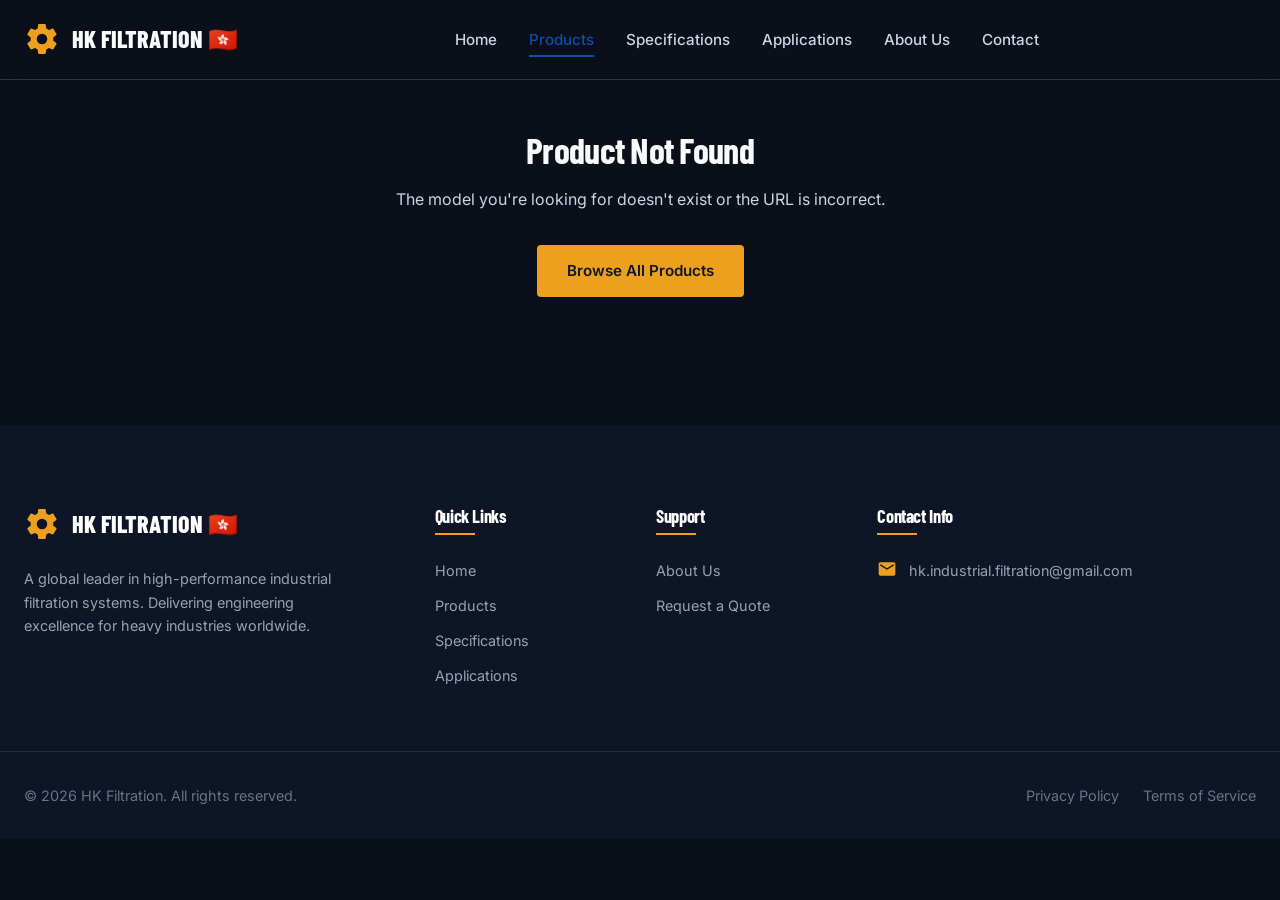
<file: product-detail.html>
<!DOCTYPE html>
<html lang="en" data-theme="dark">
<head>
  <meta charset="UTF-8">
  <meta name="viewport" content="width=device-width, initial-scale=1.0">
  <title>HK Filtration 🇭🇰 | Product Detail</title>
  <link rel="canonical" href="https://hk-filtration.netlify.app/product-detail.html">
  <link rel="icon" type="image/svg+xml" href="favicon.svg">
  <meta name="description" content="Full technical specifications, dimensions, compatibility and materials for HK Filtration hydraulic filter elements.">
  <meta name="robots" content="index, follow">
  <link rel="stylesheet" href="css/main.css">
  <link rel="stylesheet" href="css/components.css">
  <link rel="stylesheet" href="css/animations.css">

  <style>
    .product-hero {
      padding-top: calc(var(--header-height) + 2rem);
      padding-bottom: 4rem;
      background: linear-gradient(135deg, var(--bg-primary) 0%, var(--bg-secondary) 100%);
      position: relative; overflow: hidden;
    }
    .product-hero::before {
      content: '';
      position: absolute; inset: 0;
      background: radial-gradient(ellipse at 70% 50%, hsla(210,100%,56%,0.1) 0%, transparent 65%);
    }

    .product-image-wrap {
      background: var(--bg-secondary);
      border-radius: var(--radius-lg);
      border: 1px solid var(--border-color);
      padding: 2.5rem;
      display: flex; align-items: center; justify-content: center;
      min-height: 380px;
      box-shadow: var(--shadow-lg);
      position: relative; overflow: hidden;
    }
    .product-image-wrap::after {
      content: '';
      position: absolute; bottom: 0; left: 0; right: 0; height: 80px;
      background: linear-gradient(to top, var(--bg-secondary), transparent);
    }
    .product-image-wrap img {
      max-height: 350px; object-fit: contain; width: 100%;
      transition: transform 0.4s ease;
    }
    .product-image-wrap:hover img { transform: scale(1.04); }

    .product-badge {
      display: inline-block;
      padding: 0.35rem 1rem;
      border-radius: 999px;
      font-size: 0.8rem;
      font-weight: 700;
      letter-spacing: 0.06em;
      text-transform: uppercase;
      margin-bottom: 1rem;
    }
    .badge-blue  { background: hsla(210,100%,56%,0.15); color: var(--primary); border: 1px solid hsla(210,100%,56%,0.3); }
    .badge-gold  { background: hsla(38,92%,50%,0.15);  color: #f59e0b; border: 1px solid hsla(38,92%,50%,0.3); }
    .badge-green { background: hsla(142,71%,45%,0.15); color: #22c55e; border: 1px solid hsla(142,71%,45%,0.3); }

    .highlights-grid {
      display: grid;
      grid-template-columns: 1fr 1fr;
      gap: 0.75rem;
      margin: 1.5rem 0;
    }
    .highlight-item {
      display: flex; align-items: flex-start; gap: 0.5rem;
      background: var(--bg-primary);
      padding: 0.75rem 1rem;
      border-radius: var(--radius);
      border-left: 3px solid var(--primary);
      font-size: 0.9rem;
    }
    .highlight-item::before { content: '✓'; color: var(--primary); font-weight: 700; flex-shrink: 0; }

    /* Full Specs Table */
    .specs-section { background: var(--bg-secondary); }
    .full-specs-table { width: 100%; border-collapse: collapse; }
    .full-specs-table tr { border-bottom: 1px solid var(--border-color); transition: background 0.2s; }
    .full-specs-table tr:hover { background: hsla(210,100%,56%,0.04); }
    .full-specs-table td { padding: 0.9rem 1.25rem; font-size: 0.95rem; }
    .full-specs-table td:first-child {
      color: var(--text-secondary); font-weight: 500; width: 40%;
      border-right: 1px solid var(--border-color);
    }
    .full-specs-table td:last-child { color: var(--text-primary); font-weight: 600; }

    /* Compatible applications */
    .compat-grid {
      display: grid;
      grid-template-columns: repeat(auto-fill, minmax(220px, 1fr));
      gap: 1rem;
    }
    .compat-item {
      background: var(--bg-primary);
      border: 1px solid var(--border-color);
      border-radius: var(--radius);
      padding: 1rem 1.25rem;
      display: flex; align-items: center; gap: 0.75rem;
      font-size: 0.9rem; font-weight: 500;
      transition: border-color 0.2s, transform 0.2s;
    }
    .compat-item:hover { border-color: var(--primary); transform: translateY(-2px); }
    .compat-item .icon { font-size: 1.4rem; flex-shrink: 0; }

    /* Breadcrumb */
    .breadcrumb {
      display: flex; align-items: center; gap: 0.5rem;
      font-size: 0.85rem; color: var(--text-secondary);
      margin-bottom: 1.5rem;
    }
    .breadcrumb a { color: var(--primary); text-decoration: none; }
    .breadcrumb a:hover { text-decoration: underline; }
    .breadcrumb span { opacity: 0.5; }

    /* Not found */
    .not-found {
      text-align: center;
      padding: 8rem 2rem;
    }
  </style>
</head>
<body>

  <!-- Sticky Header -->
  <header class="site-header">
    <div class="container nav-container">
      <a href="index.html" class="logo-link">
        <svg viewBox="0 0 24 24">
          <path d="M12,15.5A3.5,3.5 0 0,1 8.5,12A3.5,3.5 0 0,1 12,8.5A3.5,3.5 0 0,1 15.5,12A3.5,3.5 0 0,1 12,15.5M19.43,12.97C19.47,12.65 19.5,12.33 19.5,12C19.5,11.67 19.47,11.34 19.43,11L21.54,9.37C21.73,9.22 21.78,8.95 21.66,8.73L19.66,5.27C19.54,5.05 19.27,4.96 19.05,5.05L16.56,6.05C16.04,5.66 15.47,5.34 14.86,5.08L14.47,2.42C14.43,2.18 14.22,2 13.97,2H9.97C9.72,2 9.51,2.18 9.47,2.42L9.08,5.08C8.47,5.34 7.9,5.66 7.38,6.05L4.89,5.05C4.67,4.96 4.4,5.05 4.27,5.27L2.27,8.73C2.15,8.95 2.2,9.22 2.39,9.37L4.5,11C4.46,11.34 4.43,11.67 4.43,12C4.43,12.33 4.46,12.65 4.5,12.97L2.39,14.63C2.2,14.78 2.15,15.05 2.27,15.27L4.27,18.73C4.4,18.95 4.67,19.04 4.89,18.95L7.38,17.95C7.9,18.34 8.47,18.66 9.08,18.92L9.47,21.58C9.51,21.82 9.72,22 9.97,22H13.97C14.22,22 14.43,21.82 14.47,21.58L14.86,18.92C15.47,18.66 16.04,18.34 16.56,17.95L19.05,18.95C19.27,19.04 19.54,18.95 19.66,18.73L21.66,15.27C21.78,15.05 21.73,14.78 21.54,14.63L19.43,12.97Z" />
        </svg>
        <span data-config="companyName">HK Filtration 🇭🇰</span>
      </a>
      <nav class="main-nav" id="main-nav">
        <ul>
          <li><a href="index.html">Home</a></li>
          <li><a href="products.html" class="active">Products</a></li>
          <li><a href="specifications.html">Specifications</a></li>
          <li><a href="applications.html">Applications</a></li>
          <li><a href="about.html">About Us</a></li>
          <li><a href="contact.html">Contact</a></li>
        </ul>
      </nav>
      <div class="header-actions">
        <button id="mobile-toggle" class="mobile-toggle" aria-label="Open mobile menu">
          <span></span><span></span><span></span>
        </button>
      </div>
    </div>
  </header>

  <!-- Dynamic Content Container -->
  <div id="page-content">
    <!-- Rendered by JS below -->
  </div>

  <!-- Footer -->
  <footer class="site-footer">
    <div class="container grid footer-grid">
      <div class="footer-about">
        <a href="index.html" class="logo-link">
          <svg viewBox="0 0 24 24"><path d="M12,15.5A3.5,3.5 0 0,1 8.5,12A3.5,3.5 0 0,1 12,8.5A3.5,3.5 0 0,1 15.5,12A3.5,3.5 0 0,1 12,15.5M19.43,12.97C19.47,12.65 19.5,12.33 19.5,12C19.5,11.67 19.47,11.34 19.43,11L21.54,9.37C21.73,9.22 21.78,8.95 21.66,8.73L19.66,5.27C19.54,5.05 19.27,4.96 19.05,5.05L16.56,6.05C16.04,5.66 15.47,5.34 14.86,5.08L14.47,2.42C14.43,2.18 14.22,2 13.97,2H9.97C9.72,2 9.51,2.18 9.47,2.42L9.08,5.08C8.47,5.34 7.9,5.66 7.38,6.05L4.89,5.05C4.67,4.96 4.4,5.05 4.27,5.27L2.27,8.73C2.15,8.95 2.2,9.22 2.39,9.37L4.5,11C4.46,11.34 4.43,11.67 4.43,12C4.43,12.33 4.46,12.65 4.5,12.97L2.39,14.63C2.2,14.78 2.15,15.05 2.27,15.27L4.27,18.73C4.4,18.95 4.67,19.04 4.89,18.95L7.38,17.95C7.9,18.34 8.47,18.66 9.08,18.92L9.47,21.58C9.51,21.82 9.72,22 9.97,22H13.97C14.22,22 14.43,21.82 14.47,21.58L14.86,18.92C15.47,18.66 16.04,18.34 16.56,17.95L19.05,18.95C19.27,19.04 19.54,18.95 19.66,18.73L21.66,15.27C21.78,15.05 21.73,14.78 21.54,14.63L19.43,12.97Z"/></svg>
          <span data-config="companyName">HK Filtration 🇭🇰</span>
        </a>
        <p>A global leader in high-performance industrial filtration systems. Delivering engineering excellence for heavy industries worldwide.</p>
      </div>
      <div class="footer-col">
        <h4>Quick Links</h4>
        <ul>
          <li><a href="index.html">Home</a></li>
          <li><a href="products.html">Products</a></li>
          <li><a href="specifications.html">Specifications</a></li>
          <li><a href="applications.html">Applications</a></li>
        </ul>
      </div>
      <div class="footer-col">
        <h4>Support</h4>
        <ul>
          <li><a href="about.html">About Us</a></li>
          <li><a href="contact.html">Request a Quote</a></li>
        </ul>
      </div>
      <div class="footer-col">
        <h4>Contact Info</h4>
        <div class="footer-contact-item">
          <svg viewBox="0 0 24 24"><path d="M20,4H4C2.89,4 2,4.89 2,6V18A2,2 0 0,0 4,20H20A2,2 0 0,0 22,18V6C22,4.89 21.1,4 20,4M20,8L12,13L4,8V6L12,11L20,6V8Z"/></svg>
          <a href="mailto:hk.industrial.filtration@gmail.com" data-config="recipientEmail">hk.industrial.filtration@gmail.com</a>
        </div>
      </div>
    </div>
    <div class="container footer-bottom">
      <p>&copy; 2026 HK Filtration. All rights reserved.</p>
      <div class="footer-bottom-links">
        <a href="privacy.html">Privacy Policy</a>
        <a href="terms.html">Terms of Service</a>
      </div>
    </div>
  </footer>

  <script src="config/config.js"></script>
  <script src="data/products.js"></script>
  <script src="js/main.js"></script>
  <script>
    const compatIcons = {
      "Excavators": "🏗️", "Steel": "⚙️", "Power": "⚡", "Marine": "🚢",
      "Mining": "⛏️", "CNC": "🔧", "Servo": "🎯", "Medical": "🏥",
      "Offshore": "🛢️", "Agricultural": "🌾", "Crane": "🏗️", "Ship": "🚢",
      "Press": "🔩", "Robot": "🤖", "Paper": "📄", "Plastic": "🏭",
      "Forklift": "🏭", "Hydraulic": "💧", "Compact": "🔩", "Small": "🔧",
      "Light": "💡", "Industrial": "🏭", "Construction": "🏗️", "Large": "🔩",
      "High": "📈", "Return": "🔄", "Pre-Filter": "🔍", "Dock": "⚓",
      "Turbine": "⚡", "Heavy": "🏗️", "Workshop": "🔧", "Laboratory": "🔬"
    };

    function getIcon(label) {
      for (const [key, icon] of Object.entries(compatIcons)) {
        if (label.includes(key)) return icon;
      }
      return "🔩";
    }

    function renderProduct() {
      const params = new URLSearchParams(window.location.search);
      const model = params.get('model');
      const container = document.getElementById('page-content');

      if (!model || !PRODUCTS[model]) {
        container.innerHTML = `
          <div class="not-found section-padding">
            <h2>Product Not Found</h2>
            <p style="color:var(--text-secondary); margin: 1rem 0 2rem;">The model you're looking for doesn't exist or the URL is incorrect.</p>
            <a href="products.html" class="btn btn-accent">Browse All Products</a>
          </div>`;
        return;
      }

      const p = PRODUCTS[model];
      document.title = `HK Filtration 🇭🇰 | ${model}`;

      const specsRows = Object.entries(p.specs).map(([k, v]) =>
        `<tr><td>${k}</td><td>${v}</td></tr>`
      ).join('');

      const highlightItems = p.highlights.map(h =>
        `<div class="highlight-item">${h}</div>`
      ).join('');

      const compatItems = p.compatible.map(c =>
        `<div class="compat-item"><span class="icon">${getIcon(c)}</span>${c}</div>`
      ).join('');

      container.innerHTML = `
        <!-- Hero -->
        <section class="product-hero">
          <div class="container">
            <nav class="breadcrumb">
              <a href="index.html">Home</a>
              <span>/</span>
              <a href="products.html">Products</a>
              <span>/</span>
              <span>${model}</span>
            </nav>
            <div class="grid grid-2 flex-align-center">
              <div class="reveal-left">
                <div class="product-image-wrap">
                  <img src="${p.image}" alt="${p.name} ${model}" loading="lazy">
                </div>
              </div>
              <div class="reveal-right">
                <span class="product-badge ${p.badgeClass}">${p.badge}</span>
                <h1 style="font-size:clamp(1.5rem,3vw,2.2rem); margin-bottom:0.25rem;">${p.name}</h1>
                <p style="color:var(--primary); font-weight:600; font-size:1.1rem; margin-bottom:0.5rem;">${model}</p>
                <p style="color:var(--text-secondary); font-size:0.95rem; margin-bottom:1.25rem;">${p.subtitle}</p>
                <p style="font-size:1rem; line-height:1.75; margin-bottom:1.5rem;">${p.description}</p>
                <div class="highlights-grid">${highlightItems}</div>
                <div class="hero-btns" style="margin-top:1.5rem;">
                  <a href="contact.html?subject=Quote Request: ${model}" class="btn btn-accent btn-ripple">Request Quote</a>
                  <a href="products.html" class="btn btn-secondary">Back to Catalog</a>
                </div>
              </div>
            </div>
          </div>
        </section>

        <!-- Full Specs -->
        <section class="section-padding specs-section">
          <div class="container">
            <h2 class="accent-title reveal" style="text-align:center; margin-bottom:2.5rem;">Full Technical Specifications</h2>
            <div class="specs-table-container reveal-scale">
              <table class="full-specs-table">
                <tbody>${specsRows}</tbody>
              </table>
            </div>
          </div>
        </section>

        <!-- Compatible Applications -->
        <section class="section-padding">
          <div class="container">
            <h2 class="accent-title reveal" style="text-align:center; margin-bottom:0.75rem;">Compatible Applications</h2>
            <p class="reveal" style="text-align:center; color:var(--text-secondary); margin-bottom:2.5rem;">This element is certified for use in the following industries and equipment types.</p>
            <div class="compat-grid reveal-scale">${compatItems}</div>
          </div>
        </section>

        <!-- CTA -->
        <section class="section-padding" style="background:var(--bg-secondary);">
          <div class="container reveal" style="text-align:center; max-width:600px; margin:0 auto;">
            <h2 style="margin-bottom:0.75rem;">Ready to Order?</h2>
            <p style="color:var(--text-secondary); margin-bottom:2rem;">Contact our engineering team to request a quote, confirm compatibility, or ask about custom specifications for <strong>${model}</strong>.</p>
            <div class="hero-btns" style="justify-content:center;">
              <a href="contact.html?subject=Quote Request: ${model}" class="btn btn-accent btn-ripple">Request a Quote</a>
              <a href="mailto:hk.industrial.filtration@gmail.com" class="btn btn-secondary">Email Directly</a>
            </div>
          </div>
        </section>
      `;

      // Re-trigger animations
      setTimeout(() => {
        document.querySelectorAll('.reveal, .reveal-left, .reveal-right, .reveal-scale').forEach(el => {
          el.classList.add('visible');
        });
      }, 100);
    }

    renderProduct();
  </script>
</body>
</html>
</file>
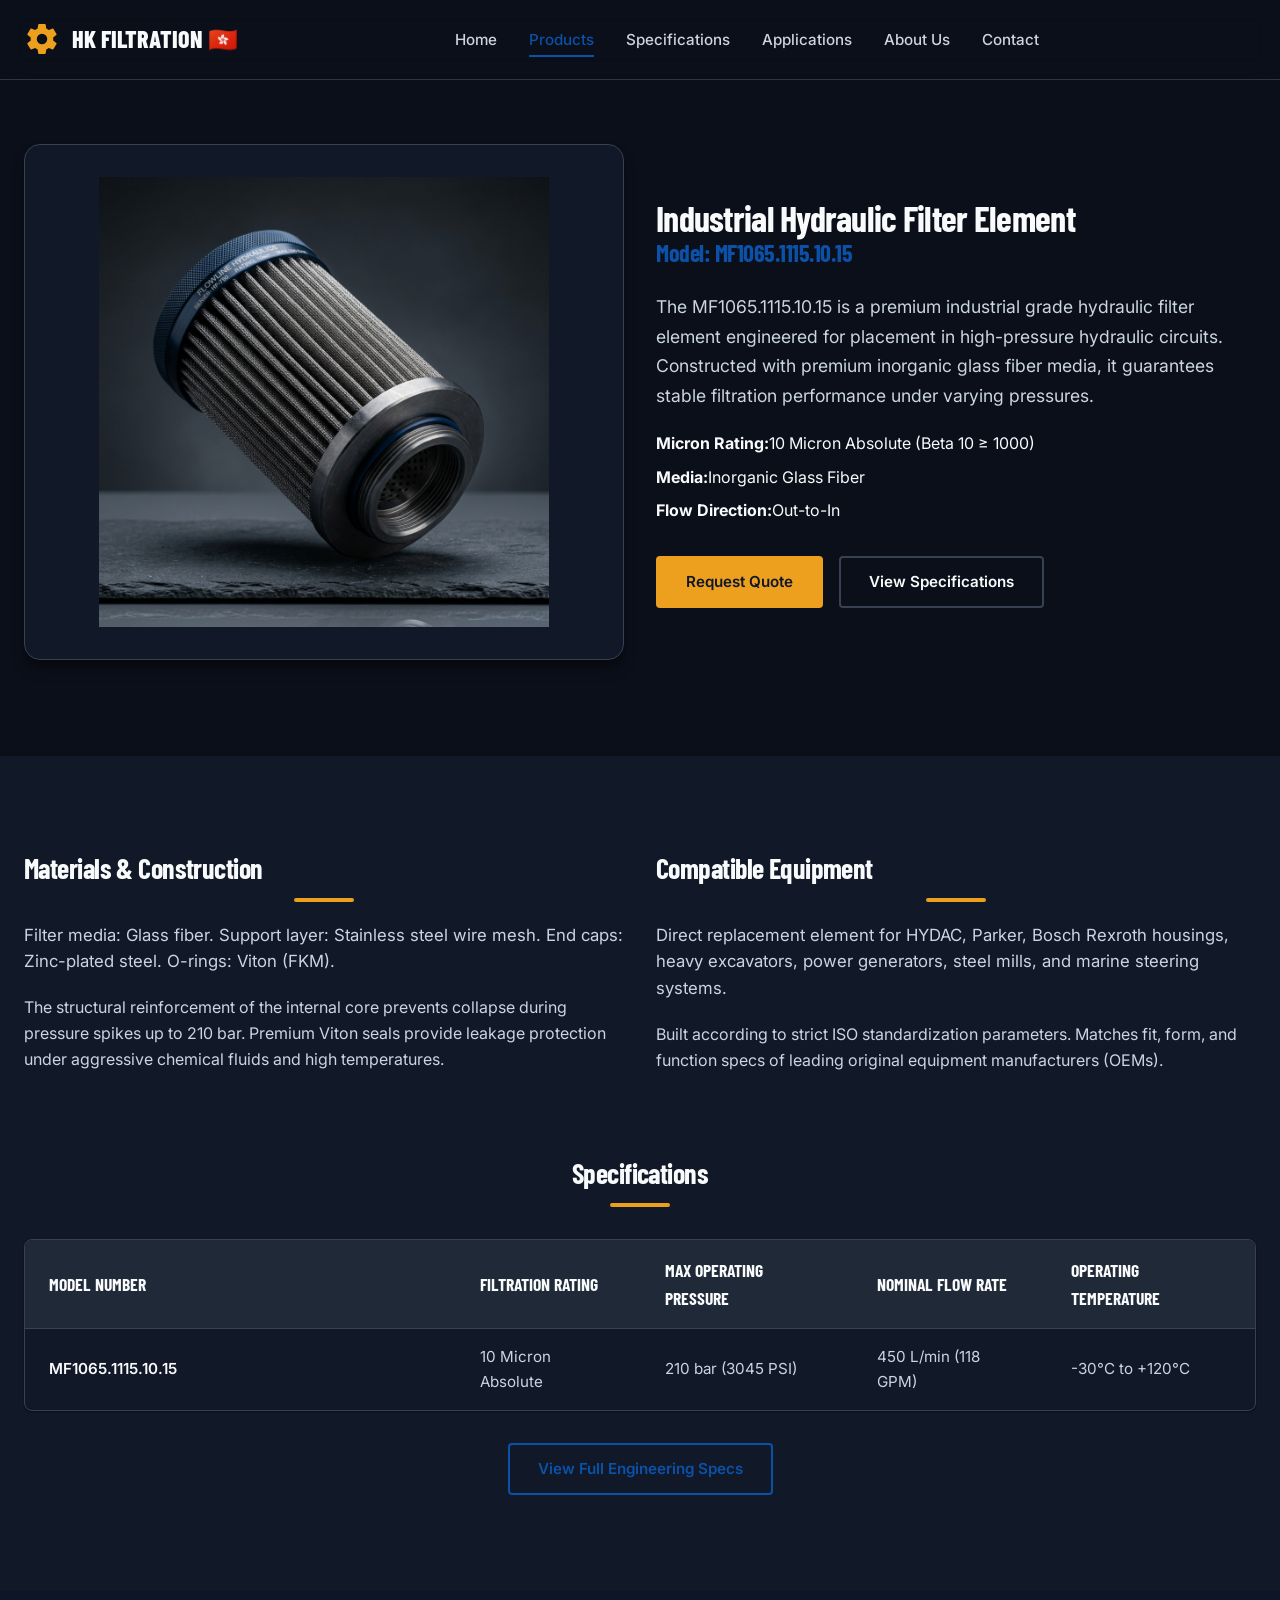
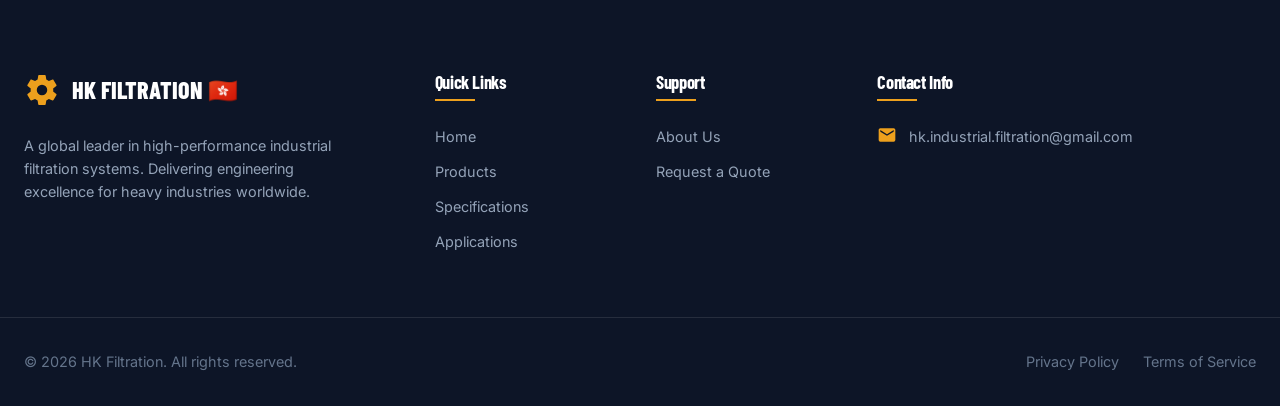
<file: product.html>
<!DOCTYPE html>
<html lang="en" data-theme="dark">
<head>
  <meta charset="UTF-8">
  <meta name="viewport" content="width=device-width, initial-scale=1.0">
  <title>HK Filtration 🇭🇰 | MF1065.1115.10.15 Product Details</title>
  
  <!-- Favicon -->
      <link rel="canonical" href="https://hk-filtration.netlify.app/product.html">
    <link rel="icon" type="image/svg+xml" href="favicon.svg">
  
  <meta name="description" content="Product details, materials, compatibility, dimensions and engineering specifications for hydraulic filter element MF1065.1115.10.15.">
  <meta name="keywords" content="MF1065, filter element, hydraulic filter specifications, Viton seals, glass fiber filter, Hydac replacement">
  <meta name="robots" content="index, follow">
  
  <!-- CSS Stylesheets -->
  <link rel="stylesheet" href="css/main.css">
  <link rel="stylesheet" href="css/components.css">
  <link rel="stylesheet" href="css/animations.css">
</head>
<body>

  <!-- --- Sticky Header --- -->
  <header class="site-header">
    <div class="container nav-container">
      <a href="index.html" class="logo-link">
        <svg viewBox="0 0 24 24">
          <path d="M12,15.5A3.5,3.5 0 0,1 8.5,12A3.5,3.5 0 0,1 12,8.5A3.5,3.5 0 0,1 15.5,12A3.5,3.5 0 0,1 12,15.5M19.43,12.97C19.47,12.65 19.5,12.33 19.5,12C19.5,11.67 19.47,11.34 19.43,11L21.54,9.37C21.73,9.22 21.78,8.95 21.66,8.73L19.66,5.27C19.54,5.05 19.27,4.96 19.05,5.05L16.56,6.05C16.04,5.66 15.47,5.34 14.86,5.08L14.47,2.42C14.43,2.18 14.22,2 13.97,2H9.97C9.72,2 9.51,2.18 9.47,2.42L9.08,5.08C8.47,5.34 7.9,5.66 7.38,6.05L4.89,5.05C4.67,4.96 4.4,5.05 4.27,5.27L2.27,8.73C2.15,8.95 2.2,9.22 2.39,9.37L4.5,11C4.46,11.34 4.43,11.67 4.43,12C4.43,12.33 4.46,12.65 4.5,12.97L2.39,14.63C2.2,14.78 2.15,15.05 2.27,15.27L4.27,18.73C4.4,18.95 4.67,19.04 4.89,18.95L7.38,17.95C7.9,18.34 8.47,18.66 9.08,18.92L9.47,21.58C9.51,21.82 9.72,22 9.97,22H13.97C14.22,22 14.43,21.82 14.47,21.58L14.86,18.92C15.47,18.66 16.04,18.34 16.56,17.95L19.05,18.95C19.27,19.04 19.54,18.95 19.66,18.73L21.66,15.27C21.78,15.05 21.73,14.78 21.54,14.63L19.43,12.97Z" />
        </svg>
        <span data-config="companyName">HK Filtration 🇭🇰</span>
      </a>
      
      <nav class="main-nav" id="main-nav">
        <ul>
          <li><a href="index.html">Home</a></li>
          <li><a href="products.html" class="active">Products</a></li>
          <li><a href="specifications.html">Specifications</a></li>
          <li><a href="applications.html">Applications</a></li>
          <li><a href="about.html">About Us</a></li>
          <li><a href="contact.html">Contact</a></li>
        </ul>
      </nav>
      
      <div class="header-actions">
        <button id="mobile-toggle" class="mobile-toggle" aria-label="Open mobile menu">
          <span></span>
          <span></span>
          <span></span>
        </button>
      </div>
    </div>
  </header>

  <!-- --- Product Header & Details --- -->
  <section class="section-padding" style="margin-top: calc(var(--header-height) - 2rem);">
    <div class="container">
      <div class="grid grid-2 flex-align-center">
        
        <!-- Product Image -->
        <div class="reveal-left">
          <div style="border-radius: var(--radius-lg); overflow:hidden; box-shadow: var(--shadow-lg); background-color:var(--bg-secondary); padding: 2rem; border:1px solid var(--border-color);">
            <img src="assets/images/product.png" alt="Industrial hydraulic filter cartridge MF1065" style="margin: 0 auto; max-height:450px; object-fit: contain;">
          </div>
        </div>
        
        <!-- Product Description -->
        <div class="reveal-right">
          <h2>Industrial Hydraulic Filter Element</h2>
          <h3 style="color:var(--primary); font-size: 1.5rem; margin-bottom:1.5rem;">Model: MF1065.1115.10.15</h3>
          
          <p style="font-size:1.1rem; line-height:1.7;">The MF1065.1115.10.15 is a premium industrial grade hydraulic filter element engineered for placement in high-pressure hydraulic circuits. Constructed with premium inorganic glass fiber media, it guarantees stable filtration performance under varying pressures.</p>
          
          <div style="display:flex; flex-direction:column; gap:0.5rem; margin-bottom: 2rem;">
            <div class="flex gap-1">
              <strong>Micron Rating:</strong> <span>10 Micron Absolute (Beta 10 &ge; 1000)</span>
            </div>
            <div class="flex gap-1">
              <strong>Media:</strong> <span>Inorganic Glass Fiber</span>
            </div>
            <div class="flex gap-1">
              <strong>Flow Direction:</strong> <span>Out-to-In</span>
            </div>
          </div>
          
          <div class="hero-btns">
            <a href="contact.html?subject=Quote Request: MF1065.1115.10.15" class="btn btn-accent btn-ripple">Request Quote</a>
            <a href="specifications.html" class="btn btn-secondary">View Specifications</a>
          </div>
        </div>
      </div>
    </div>
  </section>

  <!-- --- Technical Specs & Construction Details --- -->
  <section class="section-padding bg-light-section" style="background-color: var(--bg-secondary);">
    <div class="container">
      <div class="grid grid-2">
        <!-- Materials -->
        <div class="reveal-left">
          <h3 class="accent-title" style="margin-bottom:1.25rem;">Materials & Construction</h3>
          <p style="font-size:1.05rem;">Filter media: Glass fiber. Support layer: Stainless steel wire mesh. End caps: Zinc-plated steel. O-rings: Viton (FKM).</p>
          <p>The structural reinforcement of the internal core prevents collapse during pressure spikes up to 210 bar. Premium Viton seals provide leakage protection under aggressive chemical fluids and high temperatures.</p>
        </div>
        <!-- Compatibility -->
        <div class="reveal-right">
          <h3 class="accent-title" style="margin-bottom:1.25rem;">Compatible Equipment</h3>
          <p style="font-size:1.05rem;">Direct replacement element for HYDAC, Parker, Bosch Rexroth housings, heavy excavators, power generators, steel mills, and marine steering systems.</p>
          <p>Built according to strict ISO standardization parameters. Matches fit, form, and function specs of leading original equipment manufacturers (OEMs).</p>
        </div>
      </div>
      
      <!-- Specifications Table Summary -->
      <div class="reveal-scale" style="margin-top: 4rem;">
        <h3 class="accent-title" style="margin-bottom:1.5rem; text-align:center;">Specifications</h3>
        
        <div class="specs-table-container">
          <table class="specs-table">
            <thead>
              <tr>
                <th>Model Number</th>
                <th>Filtration Rating</th>
                <th>Max Operating Pressure</th>
                <th>Nominal Flow Rate</th>
                <th>Operating Temperature</th>
              </tr>
            </thead>
            <tbody>
              <tr>
                <td class="spec-name">MF1065.1115.10.15</td>
                <td class="spec-value">10 Micron Absolute</td>
                <td class="spec-value">210 bar (3045 PSI)</td>
                <td class="spec-value">450 L/min (118 GPM)</td>
                <td class="spec-value">-30°C to +120°C</td>
              </tr>
            </tbody>
          </table>
        </div>
        
        <div style="text-align: center; margin-top:2rem;">
          <a href="specifications.html" class="btn btn-outline-primary">View Full Engineering Specs</a>
        </div>
      </div>
    </div>
  </section>

  <!-- --- Footer --- -->
  <footer class="site-footer">
    <div class="container grid footer-grid">
      <div class="footer-about">
        <a href="index.html" class="logo-link">
          <svg viewBox="0 0 24 24">
            <path d="M12,15.5A3.5,3.5 0 0,1 8.5,12A3.5,3.5 0 0,1 12,8.5A3.5,3.5 0 0,1 15.5,12A3.5,3.5 0 0,1 12,15.5M19.43,12.97C19.47,12.65 19.5,12.33 19.5,12C19.5,11.67 19.47,11.34 19.43,11L21.54,9.37C21.73,9.22 21.78,8.95 21.66,8.73L19.66,5.27C19.54,5.05 19.27,4.96 19.05,5.05L16.56,6.05C16.04,5.66 15.47,5.34 14.86,5.08L14.47,2.42C14.43,2.18 14.22,2 13.97,2H9.97C9.72,2 9.51,2.18 9.47,2.42L9.08,5.08C8.47,5.34 7.9,5.66 7.38,6.05L4.89,5.05C4.67,4.96 4.4,5.05 4.27,5.27L2.27,8.73C2.15,8.95 2.2,9.22 2.39,9.37L4.5,11C4.46,11.34 4.43,11.67 4.43,12C4.43,12.33 4.46,12.65 4.5,12.97L2.39,14.63C2.2,14.78 2.15,15.05 2.27,15.27L4.27,18.73C4.4,18.95 4.67,19.04 4.89,18.95L7.38,17.95C7.9,18.34 8.47,18.66 9.08,18.92L9.47,21.58C9.51,21.82 9.72,22 9.97,22H13.97C14.22,22 14.43,21.82 14.47,21.58L14.86,18.92C15.47,18.66 16.04,18.34 16.56,17.95L19.05,18.95C19.27,19.04 19.54,18.95 19.66,18.73L21.66,15.27C21.78,15.05 21.73,14.78 21.54,14.63L19.43,12.97Z" />
          </svg>
          <span data-config="companyName">HK Filtration 🇭🇰</span>
        </a>
        <p>A global leader in high-performance industrial filtration systems. Delivering engineering excellence for heavy industries worldwide.</p>
      </div>

      <div class="footer-col">
        <h4>Quick Links</h4>
        <ul>
          <li><a href="index.html">Home</a></li>
          <li><a href="products.html">Products</a></li>
          <li><a href="specifications.html">Specifications</a></li>
          <li><a href="applications.html">Applications</a></li>
        </ul>
      </div>

      <div class="footer-col">
        <h4>Support</h4>
        <ul>
          <li><a href="about.html">About Us</a></li>
          <li><a href="contact.html">Request a Quote</a></li>
        </ul>
      </div>

      <div class="footer-col">
        <h4>Contact Info</h4>
        <div class="footer-contact-item">
          <svg viewBox="0 0 24 24"><path d="M20,4H4C2.89,4 2,4.89 2,6V18A2,2 0 0,0 4,20H20A2,2 0 0,0 22,18V6C22,4.89 21.1,4 20,4M20,8L12,13L4,8V6L12,11L20,6V8Z"/></svg>
          <a href="mailto:hk.industrial.filtration@gmail.com" data-config="recipientEmail">hk.industrial.filtration@gmail.com</a>
        </div>
      </div>
    </div>
    <div class="container footer-bottom">
      <p>&copy; 2026 HK Filtration. All rights reserved.</p>
      <div class="footer-bottom-links">
        <a href="privacy.html">Privacy Policy</a>
        <a href="terms.html">Terms of Service</a>
      </div>
    </div>
  </footer>

  <!-- JS Scripts -->
  <script src="config/config.js"></script>
  <script src="js/main.js"></script>
</body>
</html>
</file>
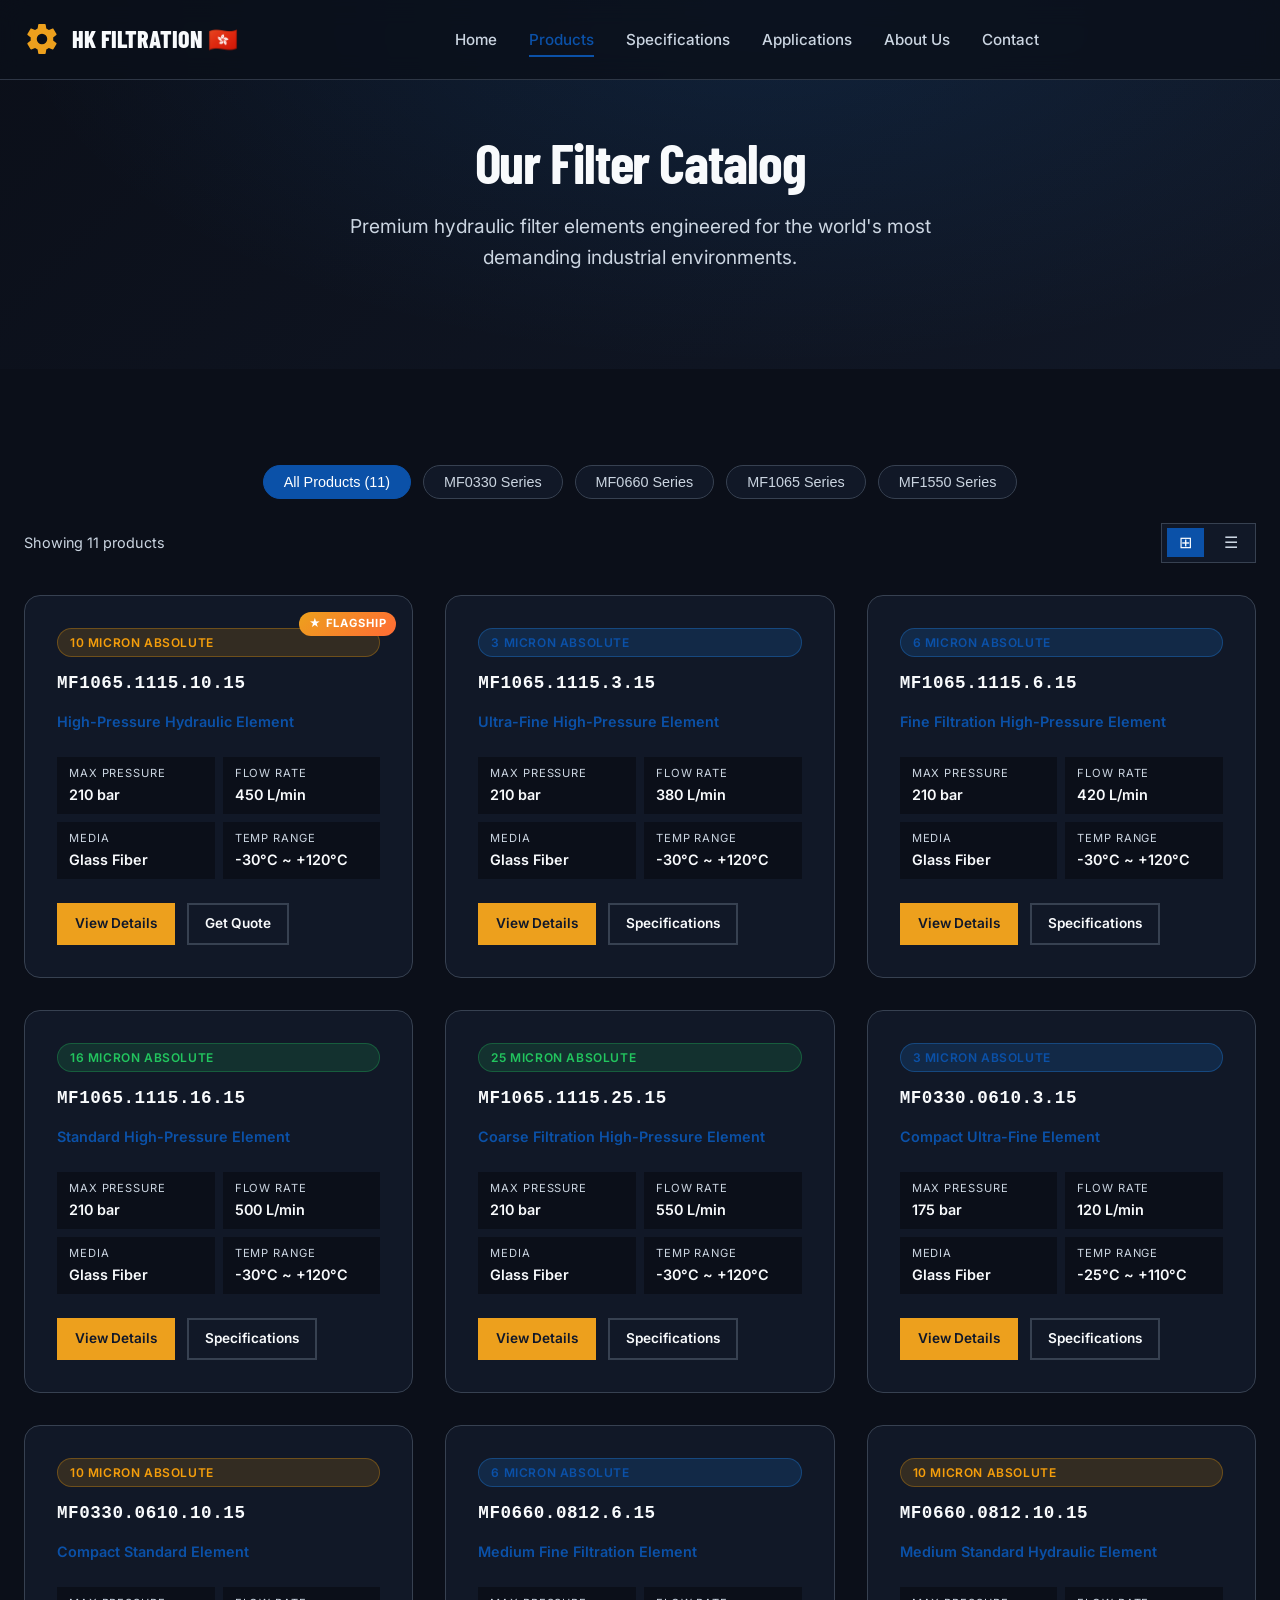
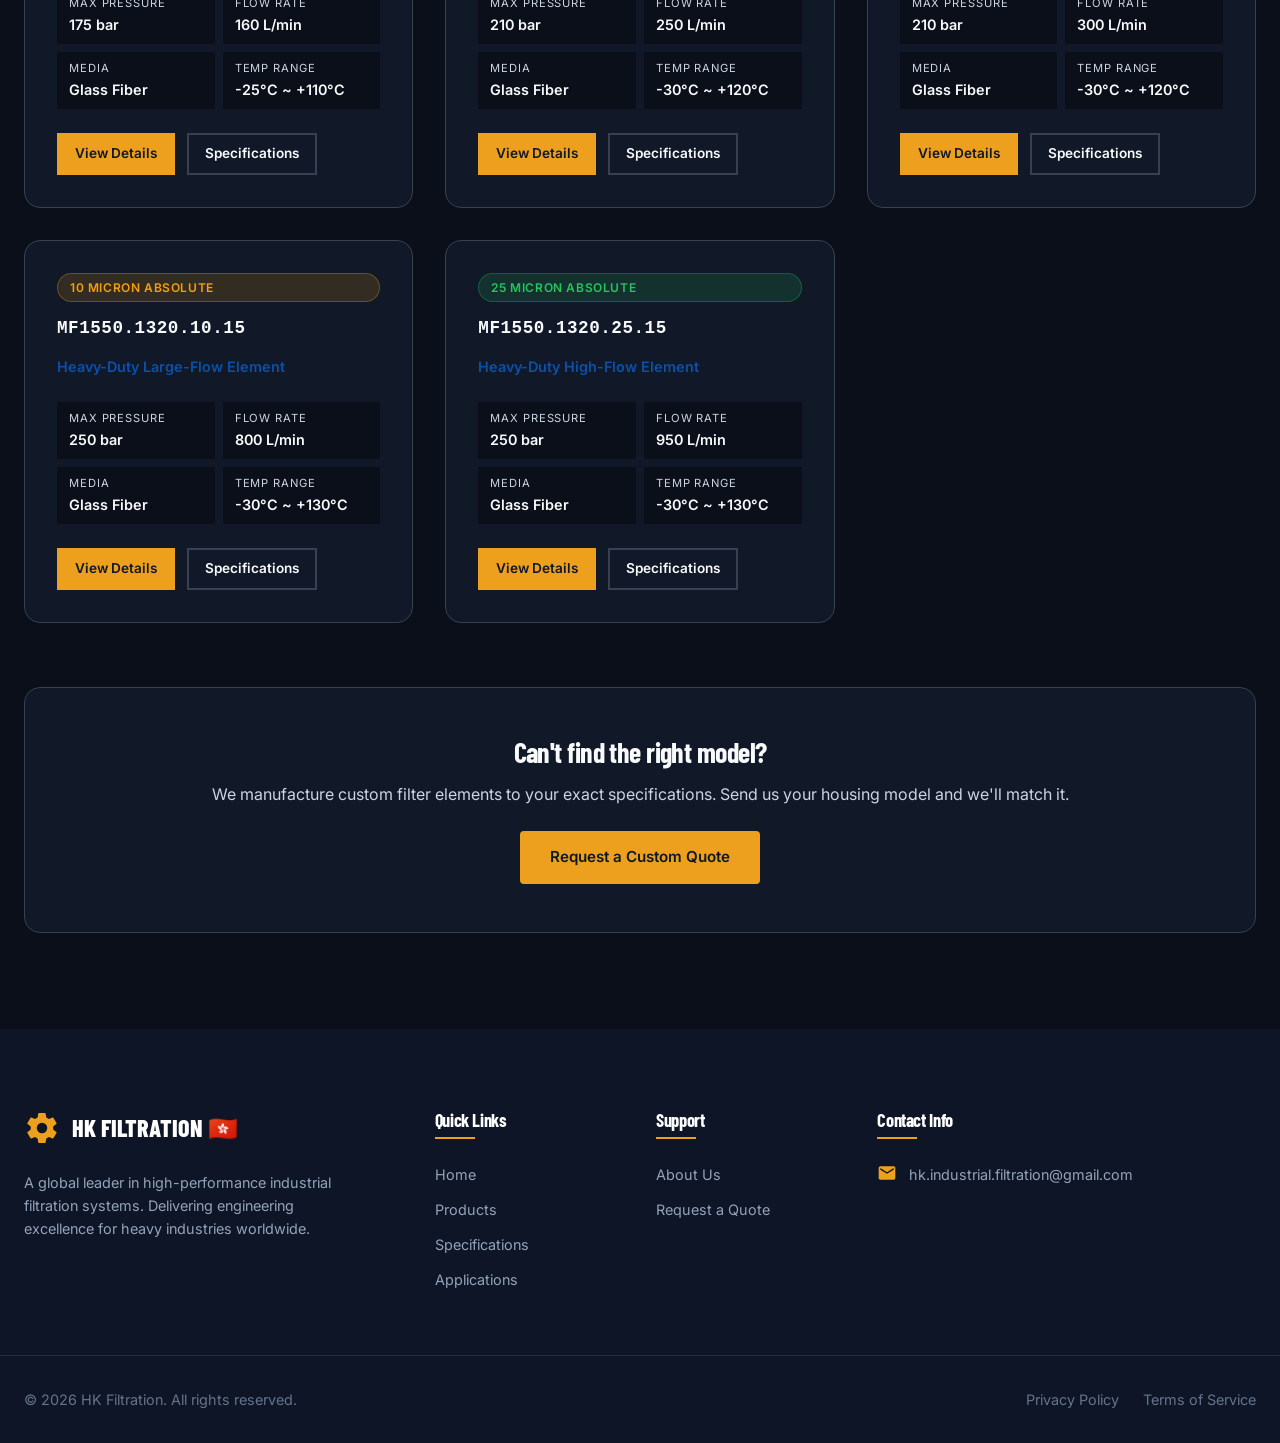
<file: products.html>
<!DOCTYPE html>
<html lang="en" data-theme="dark">
<head>
  <meta charset="UTF-8">
  <meta name="viewport" content="width=device-width, initial-scale=1.0">
  <title>HK Filtration 🇭🇰 | Full Product Catalog</title>

  <!-- Favicon -->
  <link rel="canonical" href="https://hk-filtration.netlify.app/products.html">
  <link rel="icon" type="image/svg+xml" href="favicon.svg">

  <meta name="description" content="Browse HK Filtration's complete range of industrial hydraulic filter elements. 3 to 25 micron absolute ratings, high-pressure designs, multiple sizes for heavy industry.">
  <meta name="keywords" content="MF1065, MF0330, MF0660, MF1550, hydraulic filter elements, industrial filtration, HYDAC replacement, Parker replacement, filter catalog">
  <meta name="robots" content="index, follow">

  <!-- CSS -->
  <link rel="stylesheet" href="css/main.css">
  <link rel="stylesheet" href="css/components.css">
  <link rel="stylesheet" href="css/animations.css">

  <style>
    .catalog-hero {
      padding: 8rem 0 4rem;
      text-align: center;
      background: linear-gradient(135deg, var(--bg-primary) 0%, var(--bg-secondary) 100%);
      position: relative;
      overflow: hidden;
    }
    .catalog-hero::before {
      content: '';
      position: absolute;
      inset: 0;
      background: radial-gradient(ellipse at 60% 0%, hsla(210,100%,56%,0.12) 0%, transparent 70%);
    }
    .catalog-hero h1 { font-size: clamp(2rem, 5vw, 3.5rem); margin-bottom: 1rem; }
    .catalog-hero p { font-size: 1.2rem; color: var(--text-secondary); max-width: 600px; margin: 0 auto 2rem; }

    .filter-tabs {
      display: flex;
      gap: 0.75rem;
      justify-content: center;
      flex-wrap: wrap;
      margin-bottom: 3rem;
    }
    .filter-tab {
      padding: 0.5rem 1.25rem;
      border-radius: 999px;
      border: 1px solid var(--border-color);
      background: var(--bg-secondary);
      color: var(--text-secondary);
      cursor: pointer;
      font-size: 0.9rem;
      transition: all 0.25s ease;
    }
    .filter-tab:hover, .filter-tab.active {
      background: var(--primary);
      border-color: var(--primary);
      color: #fff;
    }

    /* View toggle */
    .view-controls {
      display: flex;
      align-items: center;
      justify-content: space-between;
      margin-bottom: 2rem;
      gap: 1rem;
      flex-wrap: wrap;
    }
    .view-count { color: var(--text-secondary); font-size: 0.9rem; }
    .view-toggle {
      display: flex;
      gap: 0.5rem;
      background: var(--bg-secondary);
      border: 1px solid var(--border-color);
      border-radius: var(--radius);
      padding: 0.3rem;
    }
    .view-btn {
      padding: 0.4rem 0.75rem;
      border-radius: calc(var(--radius) - 2px);
      border: none;
      background: transparent;
      color: var(--text-secondary);
      cursor: pointer;
      font-size: 1rem;
      line-height: 1;
      transition: all 0.2s;
    }
    .view-btn.active {
      background: var(--primary);
      color: #fff;
    }

    /* Grid view */
    .products-grid {
      display: grid;
      grid-template-columns: repeat(auto-fill, minmax(320px, 1fr));
      gap: 2rem;
      transition: all 0.3s ease;
    }

    /* List view */
    .products-grid.list-view {
      grid-template-columns: 1fr;
      gap: 1rem;
    }
    .products-grid.list-view .product-card {
      flex-direction: row;
      align-items: center;
      gap: 1.5rem;
      padding: 1.25rem 1.75rem;
    }
    .products-grid.list-view .product-card .badge { margin-bottom: 0; white-space: nowrap; }
    .products-grid.list-view .product-card h3 { font-size: 1rem; margin: 0; }
    .products-grid.list-view .product-card .subtitle { margin: 0; font-size: 0.82rem; }
    .products-grid.list-view .product-card .product-specs-mini {
      display: flex;
      flex-direction: row;
      gap: 0.5rem;
      margin: 0;
      flex: 1;
    }
    .products-grid.list-view .product-card .spec-mini-item {
      min-width: 100px;
      flex: 1;
    }
    .products-grid.list-view .product-card .card-actions {
      flex-direction: column;
      margin-top: 0;
      gap: 0.5rem;
      min-width: 130px;
    }
    .products-grid.list-view .product-card::before { display: none; }
    .products-grid.list-view .product-card .card-header {
      display: flex;
      flex-direction: column;
      gap: 0.25rem;
      min-width: 220px;
    }
    .products-grid.list-view .featured-badge {
      position: static;
      display: inline-block;
      margin-top: 0.25rem;
      font-size: 0.65rem;
    }

    .product-card {
      background: var(--bg-secondary);
      border: 1px solid var(--border-color);
      border-radius: var(--radius-lg);
      padding: 2rem;
      display: flex;
      flex-direction: column;
      gap: 1rem;
      transition: transform 0.3s ease, box-shadow 0.3s ease, border-color 0.3s ease;
      position: relative;
      overflow: hidden;
    }
    .product-card::before {
      content: '';
      position: absolute;
      top: 0; left: 0; right: 0;
      height: 3px;
      background: linear-gradient(90deg, var(--primary), var(--accent));
      transform: scaleX(0);
      transition: transform 0.3s ease;
    }
    .product-card:hover { transform: translateY(-6px); box-shadow: var(--shadow-lg); border-color: var(--primary); }
    .product-card:hover::before { transform: scaleX(1); }

    .product-card .badge {
      display: inline-block;
      padding: 0.25rem 0.75rem;
      border-radius: 999px;
      font-size: 0.75rem;
      font-weight: 600;
      letter-spacing: 0.05em;
      text-transform: uppercase;
    }
    .badge-blue  { background: hsla(210,100%,56%,0.15); color: var(--primary); border: 1px solid hsla(210,100%,56%,0.3); }
    .badge-gold  { background: hsla(38,92%,50%,0.15);  color: #f59e0b; border: 1px solid hsla(38,92%,50%,0.3); }
    .badge-green { background: hsla(142,71%,45%,0.15); color: #22c55e; border: 1px solid hsla(142,71%,45%,0.3); }

    .product-card h3 { font-size: 1.1rem; color: var(--text-primary); margin: 0; font-family: 'Courier New', monospace; letter-spacing: 0.03em; }
    .product-card .subtitle { font-size: 0.9rem; color: var(--primary); font-weight: 600; margin: 0; }

    .product-specs-mini {
      display: grid;
      grid-template-columns: 1fr 1fr;
      gap: 0.5rem;
      margin: 0.5rem 0;
    }
    .spec-mini-item {
      background: var(--bg-primary);
      border-radius: var(--radius);
      padding: 0.5rem 0.75rem;
    }
    .spec-mini-item .label { font-size: 0.7rem; color: var(--text-secondary); text-transform: uppercase; letter-spacing: 0.08em; }
    .spec-mini-item .value { font-size: 0.9rem; font-weight: 600; color: var(--text-primary); }

    .product-card .card-actions {
      display: flex; gap: 0.75rem; margin-top: auto;
    }
    .btn-sm {
      padding: 0.5rem 1rem;
      font-size: 0.85rem;
      border-radius: var(--radius);
    }

    .featured-badge {
      position: absolute;
      top: 1rem; right: 1rem;
      background: linear-gradient(135deg, var(--accent), #ff6b35);
      color: #fff;
      font-size: 0.7rem;
      font-weight: 700;
      padding: 0.2rem 0.6rem;
      border-radius: 999px;
      text-transform: uppercase;
      letter-spacing: 0.08em;
    }
  </style>
</head>
<body>

  <!-- Sticky Header -->
  <header class="site-header">
    <div class="container nav-container">
      <a href="index.html" class="logo-link">
        <svg viewBox="0 0 24 24">
          <path d="M12,15.5A3.5,3.5 0 0,1 8.5,12A3.5,3.5 0 0,1 12,8.5A3.5,3.5 0 0,1 15.5,12A3.5,3.5 0 0,1 12,15.5M19.43,12.97C19.47,12.65 19.5,12.33 19.5,12C19.5,11.67 19.47,11.34 19.43,11L21.54,9.37C21.73,9.22 21.78,8.95 21.66,8.73L19.66,5.27C19.54,5.05 19.27,4.96 19.05,5.05L16.56,6.05C16.04,5.66 15.47,5.34 14.86,5.08L14.47,2.42C14.43,2.18 14.22,2 13.97,2H9.97C9.72,2 9.51,2.18 9.47,2.42L9.08,5.08C8.47,5.34 7.9,5.66 7.38,6.05L4.89,5.05C4.67,4.96 4.4,5.05 4.27,5.27L2.27,8.73C2.15,8.95 2.2,9.22 2.39,9.37L4.5,11C4.46,11.34 4.43,11.67 4.43,12C4.43,12.33 4.46,12.65 4.5,12.97L2.39,14.63C2.2,14.78 2.15,15.05 2.27,15.27L4.27,18.73C4.4,18.95 4.67,19.04 4.89,18.95L7.38,17.95C7.9,18.34 8.47,18.66 9.08,18.92L9.47,21.58C9.51,21.82 9.72,22 9.97,22H13.97C14.22,22 14.43,21.82 14.47,21.58L14.86,18.92C15.47,18.66 16.04,18.34 16.56,17.95L19.05,18.95C19.27,19.04 19.54,18.95 19.66,18.73L21.66,15.27C21.78,15.05 21.73,14.78 21.54,14.63L19.43,12.97Z" />
        </svg>
        <span data-config="companyName">HK Filtration 🇭🇰</span>
      </a>

      <nav class="main-nav" id="main-nav">
        <ul>
          <li><a href="index.html">Home</a></li>
          <li><a href="products.html" class="active">Products</a></li>
          <li><a href="specifications.html">Specifications</a></li>
          <li><a href="applications.html">Applications</a></li>
          <li><a href="about.html">About Us</a></li>
          <li><a href="contact.html">Contact</a></li>
        </ul>
      </nav>

      <div class="header-actions">
        <button id="mobile-toggle" class="mobile-toggle" aria-label="Open mobile menu">
          <span></span><span></span><span></span>
        </button>
      </div>
    </div>
  </header>

  <!-- Catalog Hero -->
  <section class="catalog-hero">
    <div class="container reveal">
      <h1>Our <span class="text-gradient">Filter Catalog</span></h1>
      <p>Premium hydraulic filter elements engineered for the world's most demanding industrial environments.</p>
    </div>
  </section>

  <!-- Catalog Grid -->
  <section class="section-padding">
    <div class="container">

      <!-- Filter Tabs + View Toggle -->
      <div class="filter-tabs reveal" style="margin-bottom:1.5rem;">
        <button class="filter-tab active" onclick="filterProducts('all', this)">All Products (11)</button>
        <button class="filter-tab" onclick="filterProducts('MF0330', this)">MF0330 Series</button>
        <button class="filter-tab" onclick="filterProducts('MF0660', this)">MF0660 Series</button>
        <button class="filter-tab" onclick="filterProducts('MF1065', this)">MF1065 Series</button>
        <button class="filter-tab" onclick="filterProducts('MF1550', this)">MF1550 Series</button>
      </div>

      <div class="view-controls reveal">
        <span class="view-count" id="product-count">Showing 11 products</span>
        <div class="view-toggle">
          <button class="view-btn active" id="btn-grid" onclick="setView('grid')" title="Grid View">
            ⊞
          </button>
          <button class="view-btn" id="btn-list" onclick="setView('list')" title="List View">
            ☰
          </button>
        </div>
      </div>

      <div class="products-grid reveal-scale" id="products-grid">

        <!-- 1. MF1065.1115.10.15 — FLAGSHIP -->
        <div class="product-card" data-series="MF1065">
          <span class="featured-badge">★ Flagship</span>
          <span class="badge badge-gold">10 Micron Absolute</span>
          <h3>MF1065.1115.10.15</h3>
          <p class="subtitle">High-Pressure Hydraulic Element</p>
          <div class="product-specs-mini">
            <div class="spec-mini-item"><div class="label">Max Pressure</div><div class="value">210 bar</div></div>
            <div class="spec-mini-item"><div class="label">Flow Rate</div><div class="value">450 L/min</div></div>
            <div class="spec-mini-item"><div class="label">Media</div><div class="value">Glass Fiber</div></div>
            <div class="spec-mini-item"><div class="label">Temp Range</div><div class="value">-30°C ~ +120°C</div></div>
          </div>
          <div class="card-actions">
            <a href="product-detail.html?model=MF1065.1115.10.15" class="btn btn-accent btn-sm">View Details</a>
            <a href="contact.html" class="btn btn-secondary btn-sm">Get Quote</a>
          </div>
        </div>

        <!-- 2. MF1065.1115.3.15 -->
        <div class="product-card" data-series="MF1065">
          <span class="badge badge-blue">3 Micron Absolute</span>
          <h3>MF1065.1115.3.15</h3>
          <p class="subtitle">Ultra-Fine High-Pressure Element</p>
          <div class="product-specs-mini">
            <div class="spec-mini-item"><div class="label">Max Pressure</div><div class="value">210 bar</div></div>
            <div class="spec-mini-item"><div class="label">Flow Rate</div><div class="value">380 L/min</div></div>
            <div class="spec-mini-item"><div class="label">Media</div><div class="value">Glass Fiber</div></div>
            <div class="spec-mini-item"><div class="label">Temp Range</div><div class="value">-30°C ~ +120°C</div></div>
          </div>
          <div class="card-actions">
            <a href="product-detail.html?model=MF1065.1115.3.15" class="btn btn-accent btn-sm">View Details</a>
            <a href="specifications.html" class="btn btn-secondary btn-sm">Specifications</a>
          </div>
        </div>

        <!-- 3. MF1065.1115.6.15 -->
        <div class="product-card" data-series="MF1065">
          <span class="badge badge-blue">6 Micron Absolute</span>
          <h3>MF1065.1115.6.15</h3>
          <p class="subtitle">Fine Filtration High-Pressure Element</p>
          <div class="product-specs-mini">
            <div class="spec-mini-item"><div class="label">Max Pressure</div><div class="value">210 bar</div></div>
            <div class="spec-mini-item"><div class="label">Flow Rate</div><div class="value">420 L/min</div></div>
            <div class="spec-mini-item"><div class="label">Media</div><div class="value">Glass Fiber</div></div>
            <div class="spec-mini-item"><div class="label">Temp Range</div><div class="value">-30°C ~ +120°C</div></div>
          </div>
          <div class="card-actions">
            <a href="product-detail.html?model=MF1065.1115.6.15" class="btn btn-accent btn-sm">View Details</a>
            <a href="specifications.html" class="btn btn-secondary btn-sm">Specifications</a>
          </div>
        </div>

        <!-- 4. MF1065.1115.16.15 -->
        <div class="product-card" data-series="MF1065">
          <span class="badge badge-green">16 Micron Absolute</span>
          <h3>MF1065.1115.16.15</h3>
          <p class="subtitle">Standard High-Pressure Element</p>
          <div class="product-specs-mini">
            <div class="spec-mini-item"><div class="label">Max Pressure</div><div class="value">210 bar</div></div>
            <div class="spec-mini-item"><div class="label">Flow Rate</div><div class="value">500 L/min</div></div>
            <div class="spec-mini-item"><div class="label">Media</div><div class="value">Glass Fiber</div></div>
            <div class="spec-mini-item"><div class="label">Temp Range</div><div class="value">-30°C ~ +120°C</div></div>
          </div>
          <div class="card-actions">
            <a href="product-detail.html?model=MF1065.1115.16.15" class="btn btn-accent btn-sm">View Details</a>
            <a href="specifications.html" class="btn btn-secondary btn-sm">Specifications</a>
          </div>
        </div>

        <!-- 5. MF1065.1115.25.15 -->
        <div class="product-card" data-series="MF1065">
          <span class="badge badge-green">25 Micron Absolute</span>
          <h3>MF1065.1115.25.15</h3>
          <p class="subtitle">Coarse Filtration High-Pressure Element</p>
          <div class="product-specs-mini">
            <div class="spec-mini-item"><div class="label">Max Pressure</div><div class="value">210 bar</div></div>
            <div class="spec-mini-item"><div class="label">Flow Rate</div><div class="value">550 L/min</div></div>
            <div class="spec-mini-item"><div class="label">Media</div><div class="value">Glass Fiber</div></div>
            <div class="spec-mini-item"><div class="label">Temp Range</div><div class="value">-30°C ~ +120°C</div></div>
          </div>
          <div class="card-actions">
            <a href="product-detail.html?model=MF1065.1115.25.15" class="btn btn-accent btn-sm">View Details</a>
            <a href="specifications.html" class="btn btn-secondary btn-sm">Specifications</a>
          </div>
        </div>

        <!-- 6. MF0330.0610.3.15 -->
        <div class="product-card" data-series="MF0330">
          <span class="badge badge-blue">3 Micron Absolute</span>
          <h3>MF0330.0610.3.15</h3>
          <p class="subtitle">Compact Ultra-Fine Element</p>
          <div class="product-specs-mini">
            <div class="spec-mini-item"><div class="label">Max Pressure</div><div class="value">175 bar</div></div>
            <div class="spec-mini-item"><div class="label">Flow Rate</div><div class="value">120 L/min</div></div>
            <div class="spec-mini-item"><div class="label">Media</div><div class="value">Glass Fiber</div></div>
            <div class="spec-mini-item"><div class="label">Temp Range</div><div class="value">-25°C ~ +110°C</div></div>
          </div>
          <div class="card-actions">
            <a href="product-detail.html?model=MF0330.0610.3.15" class="btn btn-accent btn-sm">View Details</a>
            <a href="specifications.html" class="btn btn-secondary btn-sm">Specifications</a>
          </div>
        </div>

        <!-- 7. MF0330.0610.10.15 -->
        <div class="product-card" data-series="MF0330">
          <span class="badge badge-gold">10 Micron Absolute</span>
          <h3>MF0330.0610.10.15</h3>
          <p class="subtitle">Compact Standard Element</p>
          <div class="product-specs-mini">
            <div class="spec-mini-item"><div class="label">Max Pressure</div><div class="value">175 bar</div></div>
            <div class="spec-mini-item"><div class="label">Flow Rate</div><div class="value">160 L/min</div></div>
            <div class="spec-mini-item"><div class="label">Media</div><div class="value">Glass Fiber</div></div>
            <div class="spec-mini-item"><div class="label">Temp Range</div><div class="value">-25°C ~ +110°C</div></div>
          </div>
          <div class="card-actions">
            <a href="product-detail.html?model=MF0330.0610.10.15" class="btn btn-accent btn-sm">View Details</a>
            <a href="specifications.html" class="btn btn-secondary btn-sm">Specifications</a>
          </div>
        </div>

        <!-- 8. MF0660.0812.6.15 -->
        <div class="product-card" data-series="MF0660">
          <span class="badge badge-blue">6 Micron Absolute</span>
          <h3>MF0660.0812.6.15</h3>
          <p class="subtitle">Medium Fine Filtration Element</p>
          <div class="product-specs-mini">
            <div class="spec-mini-item"><div class="label">Max Pressure</div><div class="value">210 bar</div></div>
            <div class="spec-mini-item"><div class="label">Flow Rate</div><div class="value">250 L/min</div></div>
            <div class="spec-mini-item"><div class="label">Media</div><div class="value">Glass Fiber</div></div>
            <div class="spec-mini-item"><div class="label">Temp Range</div><div class="value">-30°C ~ +120°C</div></div>
          </div>
          <div class="card-actions">
            <a href="product-detail.html?model=MF0660.0812.6.15" class="btn btn-accent btn-sm">View Details</a>
            <a href="specifications.html" class="btn btn-secondary btn-sm">Specifications</a>
          </div>
        </div>

        <!-- 9. MF0660.0812.10.15 -->
        <div class="product-card" data-series="MF0660">
          <span class="badge badge-gold">10 Micron Absolute</span>
          <h3>MF0660.0812.10.15</h3>
          <p class="subtitle">Medium Standard Hydraulic Element</p>
          <div class="product-specs-mini">
            <div class="spec-mini-item"><div class="label">Max Pressure</div><div class="value">210 bar</div></div>
            <div class="spec-mini-item"><div class="label">Flow Rate</div><div class="value">300 L/min</div></div>
            <div class="spec-mini-item"><div class="label">Media</div><div class="value">Glass Fiber</div></div>
            <div class="spec-mini-item"><div class="label">Temp Range</div><div class="value">-30°C ~ +120°C</div></div>
          </div>
          <div class="card-actions">
            <a href="product-detail.html?model=MF0660.0812.10.15" class="btn btn-accent btn-sm">View Details</a>
            <a href="specifications.html" class="btn btn-secondary btn-sm">Specifications</a>
          </div>
        </div>

        <!-- 10. MF1550.1320.10.15 -->
        <div class="product-card" data-series="MF1550">
          <span class="badge badge-gold">10 Micron Absolute</span>
          <h3>MF1550.1320.10.15</h3>
          <p class="subtitle">Heavy-Duty Large-Flow Element</p>
          <div class="product-specs-mini">
            <div class="spec-mini-item"><div class="label">Max Pressure</div><div class="value">250 bar</div></div>
            <div class="spec-mini-item"><div class="label">Flow Rate</div><div class="value">800 L/min</div></div>
            <div class="spec-mini-item"><div class="label">Media</div><div class="value">Glass Fiber</div></div>
            <div class="spec-mini-item"><div class="label">Temp Range</div><div class="value">-30°C ~ +130°C</div></div>
          </div>
          <div class="card-actions">
            <a href="product-detail.html?model=MF1550.1320.10.15" class="btn btn-accent btn-sm">View Details</a>
            <a href="specifications.html" class="btn btn-secondary btn-sm">Specifications</a>
          </div>
        </div>

        <!-- 11. MF1550.1320.25.15 -->
        <div class="product-card" data-series="MF1550">
          <span class="badge badge-green">25 Micron Absolute</span>
          <h3>MF1550.1320.25.15</h3>
          <p class="subtitle">Heavy-Duty High-Flow Element</p>
          <div class="product-specs-mini">
            <div class="spec-mini-item"><div class="label">Max Pressure</div><div class="value">250 bar</div></div>
            <div class="spec-mini-item"><div class="label">Flow Rate</div><div class="value">950 L/min</div></div>
            <div class="spec-mini-item"><div class="label">Media</div><div class="value">Glass Fiber</div></div>
            <div class="spec-mini-item"><div class="label">Temp Range</div><div class="value">-30°C ~ +130°C</div></div>
          </div>
          <div class="card-actions">
            <a href="product-detail.html?model=MF1550.1320.25.15" class="btn btn-accent btn-sm">View Details</a>
            <a href="specifications.html" class="btn btn-secondary btn-sm">Specifications</a>
          </div>
        </div>

      </div><!-- /products-grid -->

      <!-- CTA Strip -->
      <div class="reveal" style="text-align:center; margin-top: 4rem; padding: 3rem; background: var(--bg-secondary); border-radius: var(--radius-lg); border: 1px solid var(--border-color);">
        <h3 style="margin-bottom:0.75rem;">Can't find the right model?</h3>
        <p style="color:var(--text-secondary); margin-bottom:1.5rem;">We manufacture custom filter elements to your exact specifications. Send us your housing model and we'll match it.</p>
        <a href="contact.html" class="btn btn-accent btn-ripple">Request a Custom Quote</a>
      </div>

    </div>
  </section>

  <!-- Footer -->
  <footer class="site-footer">
    <div class="container grid footer-grid">
      <div class="footer-about">
        <a href="index.html" class="logo-link">
          <svg viewBox="0 0 24 24"><path d="M12,15.5A3.5,3.5 0 0,1 8.5,12A3.5,3.5 0 0,1 12,8.5A3.5,3.5 0 0,1 15.5,12A3.5,3.5 0 0,1 12,15.5M19.43,12.97C19.47,12.65 19.5,12.33 19.5,12C19.5,11.67 19.47,11.34 19.43,11L21.54,9.37C21.73,9.22 21.78,8.95 21.66,8.73L19.66,5.27C19.54,5.05 19.27,4.96 19.05,5.05L16.56,6.05C16.04,5.66 15.47,5.34 14.86,5.08L14.47,2.42C14.43,2.18 14.22,2 13.97,2H9.97C9.72,2 9.51,2.18 9.47,2.42L9.08,5.08C8.47,5.34 7.9,5.66 7.38,6.05L4.89,5.05C4.67,4.96 4.4,5.05 4.27,5.27L2.27,8.73C2.15,8.95 2.2,9.22 2.39,9.37L4.5,11C4.46,11.34 4.43,11.67 4.43,12C4.43,12.33 4.46,12.65 4.5,12.97L2.39,14.63C2.2,14.78 2.15,15.05 2.27,15.27L4.27,18.73C4.4,18.95 4.67,19.04 4.89,18.95L7.38,17.95C7.9,18.34 8.47,18.66 9.08,18.92L9.47,21.58C9.51,21.82 9.72,22 9.97,22H13.97C14.22,22 14.43,21.82 14.47,21.58L14.86,18.92C15.47,18.66 16.04,18.34 16.56,17.95L19.05,18.95C19.27,19.04 19.54,18.95 19.66,18.73L21.66,15.27C21.78,15.05 21.73,14.78 21.54,14.63L19.43,12.97Z"/></svg>
          <span data-config="companyName">HK Filtration 🇭🇰</span>
        </a>
        <p>A global leader in high-performance industrial filtration systems. Delivering engineering excellence for heavy industries worldwide.</p>
      </div>
      <div class="footer-col">
        <h4>Quick Links</h4>
        <ul>
          <li><a href="index.html">Home</a></li>
          <li><a href="products.html">Products</a></li>
          <li><a href="specifications.html">Specifications</a></li>
          <li><a href="applications.html">Applications</a></li>
        </ul>
      </div>
      <div class="footer-col">
        <h4>Support</h4>
        <ul>
          <li><a href="about.html">About Us</a></li>
          <li><a href="contact.html">Request a Quote</a></li>
        </ul>
      </div>
      <div class="footer-col">
        <h4>Contact Info</h4>
        <div class="footer-contact-item">
          <svg viewBox="0 0 24 24"><path d="M20,4H4C2.89,4 2,4.89 2,6V18A2,2 0 0,0 4,20H20A2,2 0 0,0 22,18V6C22,4.89 21.1,4 20,4M20,8L12,13L4,8V6L12,11L20,6V8Z"/></svg>
          <a href="mailto:hk.industrial.filtration@gmail.com" data-config="recipientEmail">hk.industrial.filtration@gmail.com</a>
        </div>
      </div>
    </div>
    <div class="container footer-bottom">
      <p>&copy; 2026 HK Filtration. All rights reserved.</p>
      <div class="footer-bottom-links">
        <a href="privacy.html">Privacy Policy</a>
        <a href="terms.html">Terms of Service</a>
      </div>
    </div>
  </footer>

  <script src="config/config.js"></script>
  <script src="js/main.js"></script>
  <script>
    let currentView = 'grid';

    function setView(view) {
      currentView = view;
      const grid = document.getElementById('products-grid');
      const btnGrid = document.getElementById('btn-grid');
      const btnList = document.getElementById('btn-list');

      if (view === 'list') {
        grid.classList.add('list-view');
        btnList.classList.add('active');
        btnGrid.classList.remove('active');
      } else {
        grid.classList.remove('list-view');
        btnGrid.classList.add('active');
        btnList.classList.remove('active');
      }
    }

    function filterProducts(series, btn) {
      document.querySelectorAll('.filter-tab').forEach(t => t.classList.remove('active'));
      btn.classList.add('active');

      let count = 0;
      document.querySelectorAll('.product-card').forEach(card => {
        if (series === 'all' || card.dataset.series === series) {
          card.style.display = '';
          count++;
        } else {
          card.style.display = 'none';
        }
      });

      document.getElementById('product-count').textContent =
        `Showing ${count} product${count !== 1 ? 's' : ''}`;
    }
  </script>
</body>
</html>
</file>
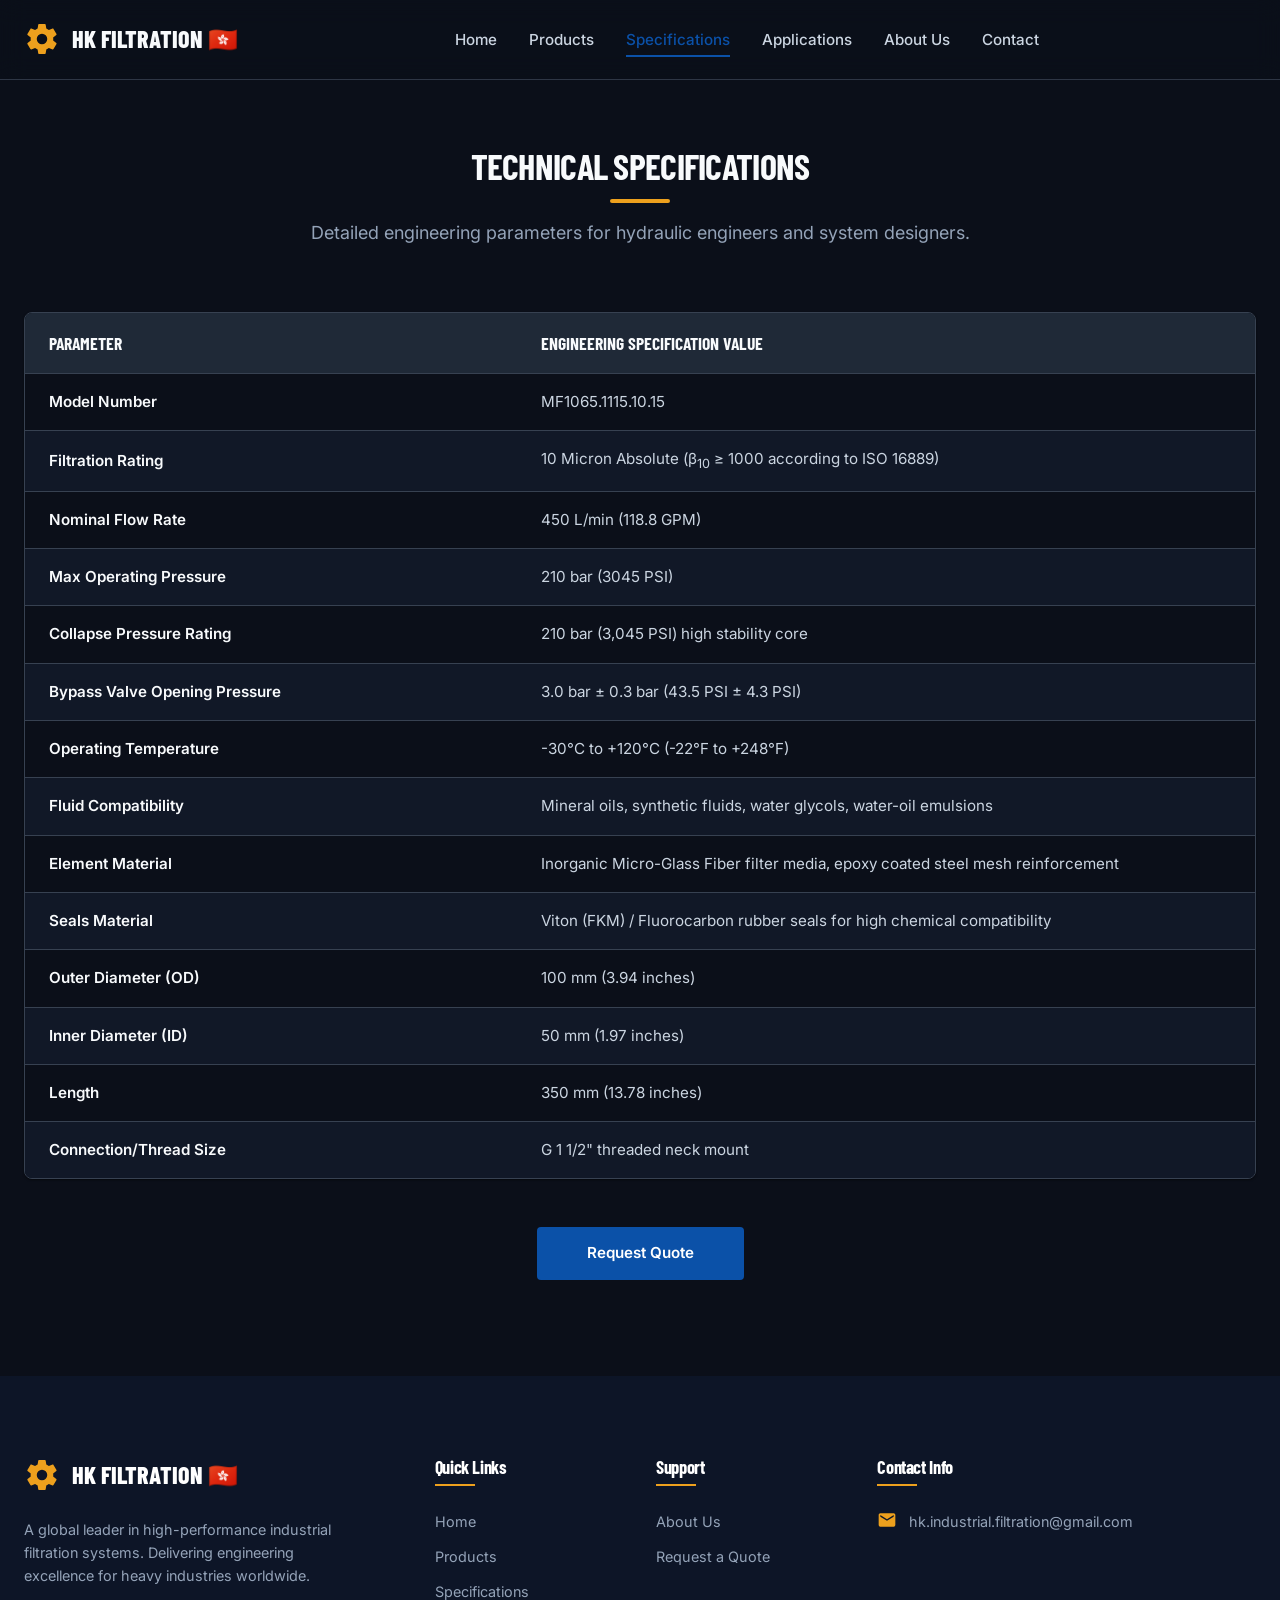
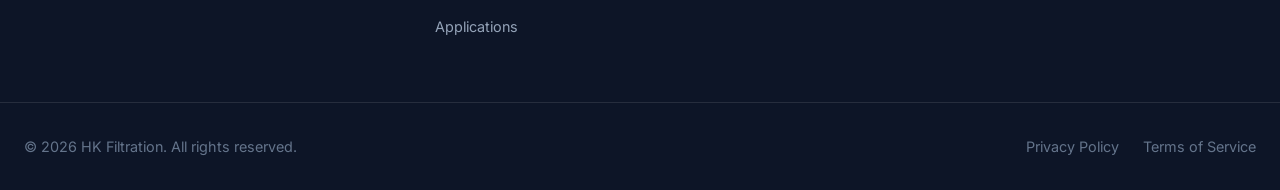
<file: specifications.html>
<!DOCTYPE html>
<html lang="en" data-theme="dark">
<head>
  <meta charset="UTF-8">
  <meta name="viewport" content="width=device-width, initial-scale=1.0">
  <title>HK Filtration 🇭🇰 | Technical Specifications</title>
  
  <!-- Favicon -->
      <link rel="canonical" href="https://hk-filtration.netlify.app/specifications.html">
    <link rel="icon" type="image/svg+xml" href="favicon.svg">
  
  <meta name="description" content="Detailed engineering specifications and dimensions table for industrial hydraulic filter element MF1065.1115.10.15.">
  <meta name="keywords" content="MF1065, engineering specifications, hydraulic filter dimensions, collapse pressure, bypass valve pressure">
  <meta name="robots" content="index, follow">
  
  <!-- CSS Stylesheets -->
  <link rel="stylesheet" href="css/main.css">
  <link rel="stylesheet" href="css/components.css">
  <link rel="stylesheet" href="css/animations.css">
</head>
<body>

  <!-- --- Sticky Header --- -->
  <header class="site-header">
    <div class="container nav-container">
      <a href="index.html" class="logo-link">
        <svg viewBox="0 0 24 24">
          <path d="M12,15.5A3.5,3.5 0 0,1 8.5,12A3.5,3.5 0 0,1 12,8.5A3.5,3.5 0 0,1 15.5,12A3.5,3.5 0 0,1 12,15.5M19.43,12.97C19.47,12.65 19.5,12.33 19.5,12C19.5,11.67 19.47,11.34 19.43,11L21.54,9.37C21.73,9.22 21.78,8.95 21.66,8.73L19.66,5.27C19.54,5.05 19.27,4.96 19.05,5.05L16.56,6.05C16.04,5.66 15.47,5.34 14.86,5.08L14.47,2.42C14.43,2.18 14.22,2 13.97,2H9.97C9.72,2 9.51,2.18 9.47,2.42L9.08,5.08C8.47,5.34 7.9,5.66 7.38,6.05L4.89,5.05C4.67,4.96 4.4,5.05 4.27,5.27L2.27,8.73C2.15,8.95 2.2,9.22 2.39,9.37L4.5,11C4.46,11.34 4.43,11.67 4.43,12C4.43,12.33 4.46,12.65 4.5,12.97L2.39,14.63C2.2,14.78 2.15,15.05 2.27,15.27L4.27,18.73C4.4,18.95 4.67,19.04 4.89,18.95L7.38,17.95C7.9,18.34 8.47,18.66 9.08,18.92L9.47,21.58C9.51,21.82 9.72,22 9.97,22H13.97C14.22,22 14.43,21.82 14.47,21.58L14.86,18.92C15.47,18.66 16.04,18.34 16.56,17.95L19.05,18.95C19.27,19.04 19.54,18.95 19.66,18.73L21.66,15.27C21.78,15.05 21.73,14.78 21.54,14.63L19.43,12.97Z" />
        </svg>
        <span data-config="companyName">HK Filtration 🇭🇰</span>
      </a>
      
      <nav class="main-nav" id="main-nav">
        <ul>
          <li><a href="index.html">Home</a></li>
          <li><a href="products.html">Products</a></li>
          <li><a href="specifications.html" class="active">Specifications</a></li>
          <li><a href="applications.html">Applications</a></li>
          <li><a href="about.html">About Us</a></li>
          <li><a href="contact.html">Contact</a></li>
        </ul>
      </nav>
      
      <div class="header-actions">
        <button id="mobile-toggle" class="mobile-toggle" aria-label="Open mobile menu">
          <span></span>
          <span></span>
          <span></span>
        </button>
      </div>
    </div>
  </header>

  <!-- --- Technical Specs Details --- -->
  <section class="section-padding" style="margin-top: calc(var(--header-height) - 2rem);">
    <div class="container">
      <div class="section-header">
        <h2 class="accent-title">Technical Specifications</h2>
        <p>Detailed engineering parameters for hydraulic engineers and system designers.</p>
      </div>

      <div class="reveal-scale">
        <div class="specs-table-container">
          <table class="specs-table">
            <thead>
              <tr>
                <th style="width: 40%;">Parameter</th>
                <th>Engineering Specification Value</th>
              </tr>
            </thead>
            <tbody>
              <tr>
                <td class="spec-name">Model Number</td>
                <td class="spec-value">MF1065.1115.10.15</td>
              </tr>
              <tr>
                <td class="spec-name">Filtration Rating</td>
                <td class="spec-value">10 Micron Absolute (&beta;<sub>10</sub> &ge; 1000 according to ISO 16889)</td>
              </tr>
              <tr>
                <td class="spec-name">Nominal Flow Rate</td>
                <td class="spec-value">450 L/min (118.8 GPM)</td>
              </tr>
              <tr>
                <td class="spec-name">Max Operating Pressure</td>
                <td class="spec-value">210 bar (3045 PSI)</td>
              </tr>
              <tr>
                <td class="spec-name">Collapse Pressure Rating</td>
                <td class="spec-value">210 bar (3,045 PSI) high stability core</td>
              </tr>
              <tr>
                <td class="spec-name">Bypass Valve Opening Pressure</td>
                <td class="spec-value">3.0 bar &plusmn; 0.3 bar (43.5 PSI &plusmn; 4.3 PSI)</td>
              </tr>
              <tr>
                <td class="spec-name">Operating Temperature</td>
                <td class="spec-value">-30°C to +120°C (-22°F to +248°F)</td>
              </tr>
              <tr>
                <td class="spec-name">Fluid Compatibility</td>
                <td class="spec-value">Mineral oils, synthetic fluids, water glycols, water-oil emulsions</td>
              </tr>
              <tr>
                <td class="spec-name">Element Material</td>
                <td class="spec-value">Inorganic Micro-Glass Fiber filter media, epoxy coated steel mesh reinforcement</td>
              </tr>
              <tr>
                <td class="spec-name">Seals Material</td>
                <td class="spec-value">Viton (FKM) / Fluorocarbon rubber seals for high chemical compatibility</td>
              </tr>
              <tr>
                <td class="spec-name">Outer Diameter (OD)</td>
                <td class="spec-value">100 mm (3.94 inches)</td>
              </tr>
              <tr>
                <td class="spec-name">Inner Diameter (ID)</td>
                <td class="spec-value">50 mm (1.97 inches)</td>
              </tr>
              <tr>
                <td class="spec-name">Length</td>
                <td class="spec-value">350 mm (13.78 inches)</td>
              </tr>
              <tr>
                <td class="spec-name">Connection/Thread Size</td>
                <td class="spec-value">G 1 1/2" threaded neck mount</td>
              </tr>
            </tbody>
          </table>
        </div>
        
        <div style="margin-top: 3rem; text-align: center;">
          <a href="contact.html?subject=Spec Inquiry: MF1065.1115.10.15" class="btn btn-primary" style="padding-left:3rem; padding-right:3rem;">Request Quote</a>
        </div>
      </div>
    </div>
  </section>

  <!-- --- Footer --- -->
  <footer class="site-footer">
    <div class="container grid footer-grid">
      <div class="footer-about">
        <a href="index.html" class="logo-link">
          <svg viewBox="0 0 24 24">
            <path d="M12,15.5A3.5,3.5 0 0,1 8.5,12A3.5,3.5 0 0,1 12,8.5A3.5,3.5 0 0,1 15.5,12A3.5,3.5 0 0,1 12,15.5M19.43,12.97C19.47,12.65 19.5,12.33 19.5,12C19.5,11.67 19.47,11.34 19.43,11L21.54,9.37C21.73,9.22 21.78,8.95 21.66,8.73L19.66,5.27C19.54,5.05 19.27,4.96 19.05,5.05L16.56,6.05C16.04,5.66 15.47,5.34 14.86,5.08L14.47,2.42C14.43,2.18 14.22,2 13.97,2H9.97C9.72,2 9.51,2.18 9.47,2.42L9.08,5.08C8.47,5.34 7.9,5.66 7.38,6.05L4.89,5.05C4.67,4.96 4.4,5.05 4.27,5.27L2.27,8.73C2.15,8.95 2.2,9.22 2.39,9.37L4.5,11C4.46,11.34 4.43,11.67 4.43,12C4.43,12.33 4.46,12.65 4.5,12.97L2.39,14.63C2.2,14.78 2.15,15.05 2.27,15.27L4.27,18.73C4.4,18.95 4.67,19.04 4.89,18.95L7.38,17.95C7.9,18.34 8.47,18.66 9.08,18.92L9.47,21.58C9.51,21.82 9.72,22 9.97,22H13.97C14.22,22 14.43,21.82 14.47,21.58L14.86,18.92C15.47,18.66 16.04,18.34 16.56,17.95L19.05,18.95C19.27,19.04 19.54,18.95 19.66,18.73L21.66,15.27C21.78,15.05 21.73,14.78 21.54,14.63L19.43,12.97Z" />
          </svg>
          <span data-config="companyName">HK Filtration 🇭🇰</span>
        </a>
        <p>A global leader in high-performance industrial filtration systems. Delivering engineering excellence for heavy industries worldwide.</p>
      </div>

      <div class="footer-col">
        <h4>Quick Links</h4>
        <ul>
          <li><a href="index.html">Home</a></li>
          <li><a href="products.html">Products</a></li>
          <li><a href="specifications.html">Specifications</a></li>
          <li><a href="applications.html">Applications</a></li>
        </ul>
      </div>

      <div class="footer-col">
        <h4>Support</h4>
        <ul>
          <li><a href="about.html">About Us</a></li>
          <li><a href="contact.html">Request a Quote</a></li>
        </ul>
      </div>

      <div class="footer-col">
        <h4>Contact Info</h4>
        <div class="footer-contact-item">
          <svg viewBox="0 0 24 24"><path d="M20,4H4C2.89,4 2,4.89 2,6V18A2,2 0 0,0 4,20H20A2,2 0 0,0 22,18V6C22,4.89 21.1,4 20,4M20,8L12,13L4,8V6L12,11L20,6V8Z"/></svg>
          <a href="mailto:hk.industrial.filtration@gmail.com" data-config="recipientEmail">hk.industrial.filtration@gmail.com</a>
        </div>
      </div>
    </div>
    <div class="container footer-bottom">
      <p>&copy; 2026 HK Filtration. All rights reserved.</p>
      <div class="footer-bottom-links">
        <a href="privacy.html">Privacy Policy</a>
        <a href="terms.html">Terms of Service</a>
      </div>
    </div>
  </footer>

  <!-- JS Scripts -->
  <script src="config/config.js"></script>
  <script src="js/main.js"></script>
</body>
</html>
</file>
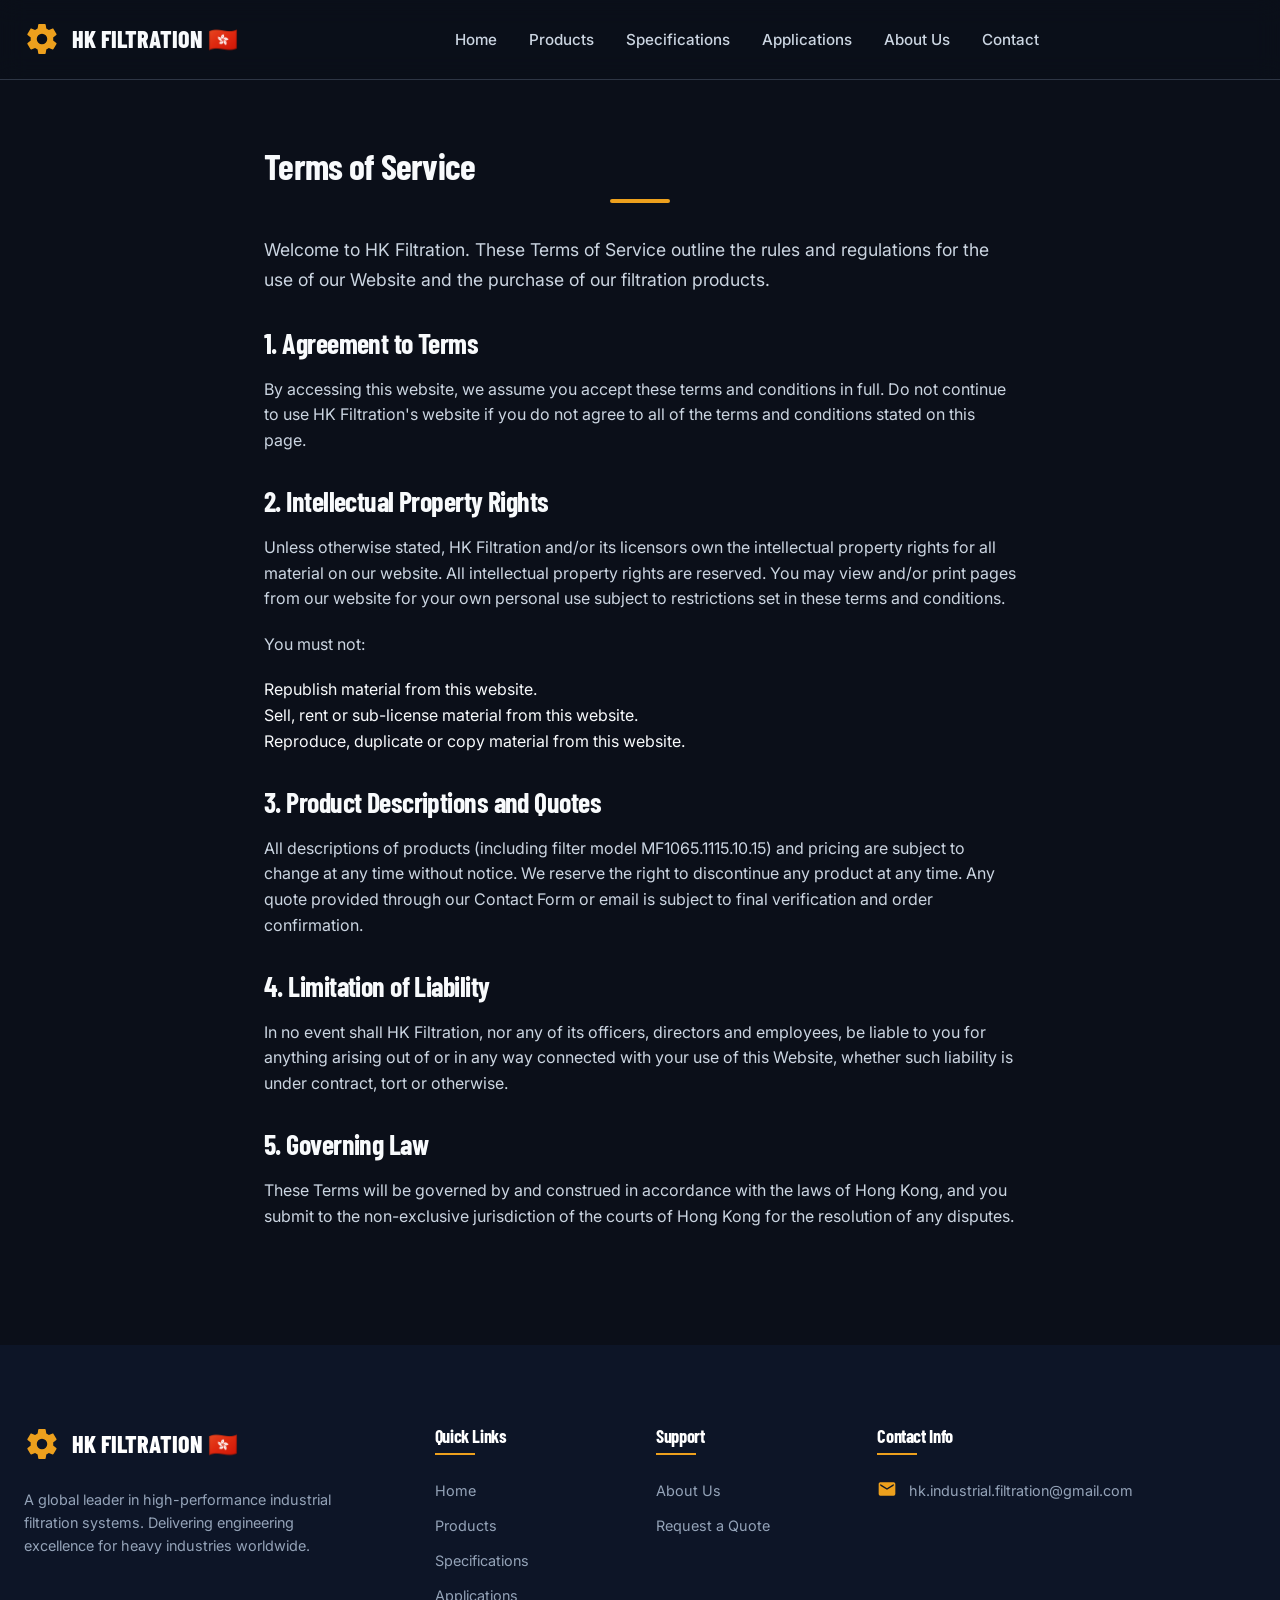
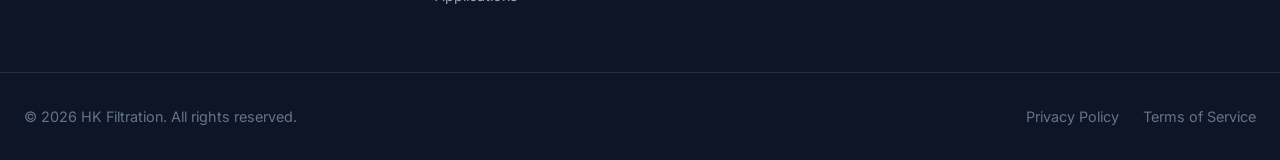
<file: terms.html>
<!DOCTYPE html>
<html lang="en" data-theme="dark">
<head>
  <meta charset="UTF-8">
  <meta name="viewport" content="width=device-width, initial-scale=1.0">
  <title>HK Filtration 🇭🇰 | Terms of Service</title>
  
  <!-- Favicon -->
      <link rel="canonical" href="https://hk-filtration.netlify.app/terms.html">
    <link rel="icon" type="image/svg+xml" href="favicon.svg">
  
  <meta name="description" content="Terms of Service for HK Filtration. Read our website rules and conditions of supply.">
  <meta name="robots" content="noindex, follow">
  
  <!-- CSS Stylesheets -->
  <link rel="stylesheet" href="css/main.css">
  <link rel="stylesheet" href="css/components.css">
  <link rel="stylesheet" href="css/animations.css">
</head>
<body>

  <!-- --- Sticky Header --- -->
  <header class="site-header">
    <div class="container nav-container">
      <a href="index.html" class="logo-link">
        <svg viewBox="0 0 24 24">
          <path d="M12,15.5A3.5,3.5 0 0,1 8.5,12A3.5,3.5 0 0,1 12,8.5A3.5,3.5 0 0,1 15.5,12A3.5,3.5 0 0,1 12,15.5M19.43,12.97C19.47,12.65 19.5,12.33 19.5,12C19.5,11.67 19.47,11.34 19.43,11L21.54,9.37C21.73,9.22 21.78,8.95 21.66,8.73L19.66,5.27C19.54,5.05 19.27,4.96 19.05,5.05L16.56,6.05C16.04,5.66 15.47,5.34 14.86,5.08L14.47,2.42C14.43,2.18 14.22,2 13.97,2H9.97C9.72,2 9.51,2.18 9.47,2.42L9.08,5.08C8.47,5.34 7.9,5.66 7.38,6.05L4.89,5.05C4.67,4.96 4.4,5.05 4.27,5.27L2.27,8.73C2.15,8.95 2.2,9.22 2.39,9.37L4.5,11C4.46,11.34 4.43,11.67 4.43,12C4.43,12.33 4.46,12.65 4.5,12.97L2.39,14.63C2.2,14.78 2.15,15.05 2.27,15.27L4.27,18.73C4.4,18.95 4.67,19.04 4.89,18.95L7.38,17.95C7.9,18.34 8.47,18.66 9.08,18.92L9.47,21.58C9.51,21.82 9.72,22 9.97,22H13.97C14.22,22 14.43,21.82 14.47,21.58L14.86,18.92C15.47,18.66 16.04,18.34 16.56,17.95L19.05,18.95C19.27,19.04 19.54,18.95 19.66,18.73L21.66,15.27C21.78,15.05 21.73,14.78 21.54,14.63L19.43,12.97Z" />
        </svg>
        <span data-config="companyName">HK Filtration 🇭🇰</span>
      </a>
      
      <nav class="main-nav" id="main-nav">
        <ul>
          <li><a href="index.html">Home</a></li>
          <li><a href="products.html">Products</a></li>
          <li><a href="specifications.html">Specifications</a></li>
          <li><a href="applications.html">Applications</a></li>
          <li><a href="about.html">About Us</a></li>
          <li><a href="contact.html">Contact</a></li>
        </ul>
      </nav>
      
      <div class="header-actions">
        <button id="mobile-toggle" class="mobile-toggle" aria-label="Open mobile menu">
          <span></span>
          <span></span>
          <span></span>
        </button>
      </div>
    </div>
  </header>

  <!-- --- Content Section --- -->
  <section class="section-padding" style="margin-top: calc(var(--header-height) - 2rem);">
    <div class="container" style="max-width: 800px;">
      <h2 class="accent-title" style="margin-bottom: 2rem;">Terms of Service</h2>
      
      <p style="font-size: 1.1rem; line-height: 1.7;">Welcome to HK Filtration. These Terms of Service outline the rules and regulations for the use of our Website and the purchase of our filtration products.</p>
      
      <h3 style="margin-top: 2rem; margin-bottom: 1rem;">1. Agreement to Terms</h3>
      <p>By accessing this website, we assume you accept these terms and conditions in full. Do not continue to use HK Filtration's website if you do not agree to all of the terms and conditions stated on this page.</p>

      <h3 style="margin-top: 2rem; margin-bottom: 1rem;">2. Intellectual Property Rights</h3>
      <p>Unless otherwise stated, HK Filtration and/or its licensors own the intellectual property rights for all material on our website. All intellectual property rights are reserved. You may view and/or print pages from our website for your own personal use subject to restrictions set in these terms and conditions.</p>
      <p>You must not:</p>
      <ul>
        <li>Republish material from this website.</li>
        <li>Sell, rent or sub-license material from this website.</li>
        <li>Reproduce, duplicate or copy material from this website.</li>
      </ul>

      <h3 style="margin-top: 2rem; margin-bottom: 1rem;">3. Product Descriptions and Quotes</h3>
      <p>All descriptions of products (including filter model MF1065.1115.10.15) and pricing are subject to change at any time without notice. We reserve the right to discontinue any product at any time. Any quote provided through our Contact Form or email is subject to final verification and order confirmation.</p>

      <h3 style="margin-top: 2rem; margin-bottom: 1rem;">4. Limitation of Liability</h3>
      <p>In no event shall HK Filtration, nor any of its officers, directors and employees, be liable to you for anything arising out of or in any way connected with your use of this Website, whether such liability is under contract, tort or otherwise.</p>

      <h3 style="margin-top: 2rem; margin-bottom: 1rem;">5. Governing Law</h3>
      <p>These Terms will be governed by and construed in accordance with the laws of Hong Kong, and you submit to the non-exclusive jurisdiction of the courts of Hong Kong for the resolution of any disputes.</p>
    </div>
  </section>

  <!-- --- Footer --- -->
  <footer class="site-footer">
    <div class="container grid footer-grid">
      <div class="footer-about">
        <a href="index.html" class="logo-link">
          <svg viewBox="0 0 24 24">
            <path d="M12,15.5A3.5,3.5 0 0,1 8.5,12A3.5,3.5 0 0,1 12,8.5A3.5,3.5 0 0,1 15.5,12A3.5,3.5 0 0,1 12,15.5M19.43,12.97C19.47,12.65 19.5,12.33 19.5,12C19.5,11.67 19.47,11.34 19.43,11L21.54,9.37C21.73,9.22 21.78,8.95 21.66,8.73L19.66,5.27C19.54,5.05 19.27,4.96 19.05,5.05L16.56,6.05C16.04,5.66 15.47,5.34 14.86,5.08L14.47,2.42C14.43,2.18 14.22,2 13.97,2H9.97C9.72,2 9.51,2.18 9.47,2.42L9.08,5.08C8.47,5.34 7.9,5.66 7.38,6.05L4.89,5.05C4.67,4.96 4.4,5.05 4.27,5.27L2.27,8.73C2.15,8.95 2.2,9.22 2.39,9.37L4.5,11C4.46,11.34 4.43,11.67 4.43,12C4.43,12.33 4.46,12.65 4.5,12.97L2.39,14.63C2.2,14.78 2.15,15.05 2.27,15.27L4.27,18.73C4.4,18.95 4.67,19.04 4.89,18.95L7.38,17.95C7.9,18.34 8.47,18.66 9.08,18.92L9.47,21.58C9.51,21.82 9.72,22 9.97,22H13.97C14.22,22 14.43,21.82 14.47,21.58L14.86,18.92C15.47,18.66 16.04,18.34 16.56,17.95L19.05,18.95C19.27,19.04 19.54,18.95 19.66,18.73L21.66,15.27C21.78,15.05 21.73,14.78 21.54,14.63L19.43,12.97Z" />
          </svg>
          <span data-config="companyName">HK Filtration 🇭🇰</span>
        </a>
        <p>A global leader in high-performance industrial filtration systems. Delivering engineering excellence for heavy industries worldwide.</p>
      </div>

      <div class="footer-col">
        <h4>Quick Links</h4>
        <ul>
          <li><a href="index.html">Home</a></li>
          <li><a href="products.html">Products</a></li>
          <li><a href="specifications.html">Specifications</a></li>
          <li><a href="applications.html">Applications</a></li>
        </ul>
      </div>

      <div class="footer-col">
        <h4>Support</h4>
        <ul>
          <li><a href="about.html">About Us</a></li>
          <li><a href="contact.html">Request a Quote</a></li>
        </ul>
      </div>

      <div class="footer-col">
        <h4>Contact Info</h4>
        <div class="footer-contact-item">
          <svg viewBox="0 0 24 24"><path d="M20,4H4C2.89,4 2,4.89 2,6V18A2,2 0 0,0 4,20H20A2,2 0 0,0 22,18V6C22,4.89 21.1,4 20,4M20,8L12,13L4,8V6L12,11L20,6V8Z"/></svg>
          <a href="mailto:hk.industrial.filtration@gmail.com" data-config="recipientEmail">hk.industrial.filtration@gmail.com</a>
        </div>
      </div>
    </div>
    <div class="container footer-bottom">
      <p>&copy; 2026 HK Filtration. All rights reserved.</p>
      <div class="footer-bottom-links">
        <a href="privacy.html">Privacy Policy</a>
        <a href="terms.html">Terms of Service</a>
      </div>
    </div>
  </footer>

  <!-- JS Scripts -->
  <script src="config/config.js"></script>
  <script src="js/main.js"></script>
</body>
</html>
</file>
<file: css/main.css>
/* =========================================================================
   DESIGN SYSTEM & GLOBAL STYLES (main.css)
   MF1065.1115.10.15 Industrial Filter Website
   ========================================================================= */

/* --- Google Fonts --- */
@import url('https://fonts.googleapis.com/css2?family=Barlow+Condensed:wght@500;600;700;800&family=Inter:wght@300;400;500;600;700&family=Cairo:wght@300;400;600;700&display=swap');

/* --- Design System CSS Custom Properties --- */
:root {
  /* Fonts */
  --font-body: 'Inter', system-ui, -apple-system, sans-serif;
  --font-headings: 'Barlow Condensed', sans-serif;
  
  /* Color Palette - Dark Mode Only */
  --primary-hue: 213;
  --primary: hsl(var(--primary-hue), 88%, 35%);       /* Industrial Blue #0A4FA6 */
  --primary-hover: hsl(var(--primary-hue), 88%, 28%);
  --primary-light: hsl(var(--primary-hue), 30%, 15%);
  --primary-semi: hsla(var(--primary-hue), 88%, 35%, 0.3);
  
  --accent-hue: 38;
  --accent: hsl(var(--accent-hue), 85%, 52%);         /* Engineering Amber #E8A020 */
  --accent-hover: hsl(var(--accent-hue), 85%, 45%);
  
  --bg-primary: #0b0f19;
  --bg-secondary: #111827;
  --bg-tertiary: #1f2937;
  
  --text-primary: #f8fafc;
  --text-secondary: #cbd5e1;
  --text-muted: #94a3b8;
  
  --border-color: #374151;
  --border-focus: var(--accent);
  
  --shadow-sm: 0 1px 2px 0 rgb(0 0 0 / 0.5);
  --shadow-md: 0 4px 6px -1px rgb(0 0 0 / 0.4), 0 2px 4px -2px rgb(0 0 0 / 0.4);
  --shadow-lg: 0 10px 15px -3px rgb(0 0 0 / 0.4), 0 4px 6px -4px rgb(0 0 0 / 0.4);
  --shadow-glow: 0 0 15px hsla(var(--accent-hue), 85%, 52%, 0.25);

  --glass-bg: rgba(11, 15, 25, 0.8);
  --glass-border: rgba(55, 65, 81, 0.8);
  --glass-backdrop: blur(12px);

  /* Spacing / Layout */
  --header-height: 80px;
  --radius-sm: 4px;
  --radius-md: 8px;
  --radius-lg: 16px;
  --container-width: 1280px;
  
  /* Transitions */
  --transition-fast: 0.2s cubic-bezier(0.4, 0, 0.2, 1);
  --transition-normal: 0.3s cubic-bezier(0.4, 0, 0.2, 1);
  --transition-slow: 0.5s cubic-bezier(0.4, 0, 0.2, 1);
}

/* --- Base & Reset CSS --- */
*, *::before, *::after {
  box-sizing: border-box;
  margin: 0;
  padding: 0;
}

html {
  scroll-behavior: smooth;
  font-size: 16px;
  -webkit-text-size-adjust: 100%;
}

body {
  font-family: var(--font-body);
  background-color: var(--bg-primary);
  color: var(--text-primary);
  line-height: 1.6;
  text-rendering: optimizeLegibility;
  -webkit-font-smoothing: antialiased;
  -moz-osx-font-smoothing: grayscale;
  transition: background-color var(--transition-normal), color var(--transition-normal);
  overflow-x: hidden;
}

h1, h2, h3, h4, h5, h6 {
  font-family: var(--font-headings);
  font-weight: 700;
  line-height: 1.2;
  color: var(--text-primary);
  letter-spacing: -0.02em;
}

h1 { font-size: 3rem; }
h2 { font-size: 2.25rem; }
h3 { font-size: 1.75rem; }
h4 { font-size: 1.25rem; }

p {
  color: var(--text-secondary);
  margin-bottom: 1.25rem;
}

a {
  color: var(--primary);
  text-decoration: none;
  transition: color var(--transition-fast);
}

a:hover {
  color: var(--primary-hover);
}

img {
  max-width: 100%;
  height: auto;
  display: block;
}

ul, ol {
  list-style: none;
}

/* --- Layout Utility Classes --- */
.container {
  width: 100%;
  max-width: var(--container-width);
  margin-left: auto;
  margin-right: auto;
  padding-left: 1.5rem;
  padding-right: 1.5rem;
}

.grid {
  display: grid;
  gap: 2rem;
}

.grid-2 { grid-template-columns: repeat(2, 1fr); }
.grid-3 { grid-template-columns: repeat(3, 1fr); }
.grid-4 { grid-template-columns: repeat(4, 1fr); }

.flex { display: flex; }
.flex-align-center { align-items: center; }
.flex-justify-between { justify-content: space-between; }
.flex-column { flex-direction: column; }

.section-padding {
  padding-top: 6rem;
  padding-bottom: 6rem;
}

.section-header {
  text-align: center;
  max-width: 700px;
  margin: 0 auto 4rem auto;
}

.section-header h2 {
  margin-bottom: 1rem;
  text-transform: uppercase;
}

.section-header p {
  font-size: 1.125rem;
  color: var(--text-muted);
}

/* Accent highlight bar for headings */
.accent-title::after {
  content: '';
  display: block;
  width: 60px;
  height: 4px;
  background-color: var(--accent);
  margin: 0.75rem auto 0 auto;
  border-radius: var(--radius-sm);
}

[dir="rtl"] .accent-title::after {
  margin: 0.75rem auto 0 auto;
}

/* --- Sticky Glassmorphic Header --- */
header.site-header {
  position: fixed;
  top: 0;
  left: 0;
  right: 0;
  height: var(--header-height);
  background-color: var(--glass-bg);
  border-bottom: 1px solid var(--glass-border);
  backdrop-filter: var(--glass-backdrop);
  -webkit-backdrop-filter: var(--glass-backdrop);
  z-index: 1000;
  transition: all var(--transition-normal);
}

header.site-header.scrolled {
  height: 70px;
  box-shadow: var(--shadow-md);
}

.nav-container {
  display: flex;
  height: 100%;
  align-items: center;
  justify-content: space-between;
}

.logo-link {
  display: flex;
  align-items: center;
  gap: 0.75rem;
  font-family: var(--font-headings);
  font-weight: 800;
  font-size: 1.5rem;
  color: var(--text-primary);
  text-transform: uppercase;
}

.logo-link svg {
  height: 36px;
  width: 36px;
  fill: var(--primary);
  transition: fill var(--transition-normal);
}

[data-theme="dark"] .logo-link svg {
  fill: var(--accent);
}

/* Navigation Links */
nav.main-nav ul {
  display: flex;
  gap: 2rem;
}

nav.main-nav a {
  font-weight: 500;
  color: var(--text-secondary);
  font-size: 0.95rem;
  position: relative;
  padding: 0.5rem 0;
}

nav.main-nav a::after {
  content: '';
  position: absolute;
  bottom: 0;
  left: 0;
  width: 100%;
  height: 2px;
  background-color: var(--primary);
  transform: scaleX(0);
  transform-origin: right;
  transition: transform var(--transition-fast);
}

[dir="rtl"] nav.main-nav a::after {
  right: 0;
  left: auto;
  transform-origin: left;
}

nav.main-nav a:hover,
nav.main-nav a.active {
  color: var(--primary);
}

nav.main-nav a:hover::after,
nav.main-nav a.active::after {
  transform: scaleX(1);
  transform-origin: left;
}

[dir="rtl"] nav.main-nav a:hover::after,
[dir="rtl"] nav.main-nav a.active::after {
  transform-origin: right;
}

/* Utility buttons in header */
.header-actions {
  display: flex;
  align-items: center;
  gap: 1rem;
}

/* Language and Dark/Light switches */
.toggle-btn {
  background: none;
  border: 1px solid var(--border-color);
  color: var(--text-primary);
  padding: 0.5rem;
  border-radius: 50%;
  cursor: pointer;
  display: flex;
  align-items: center;
  justify-content: center;
  transition: all var(--transition-fast);
  width: 40px;
  height: 40px;
}

.toggle-btn:hover {
  background-color: var(--bg-tertiary);
  border-color: var(--text-muted);
}

.lang-btn {
  border-radius: var(--radius-sm);
  width: auto;
  padding: 0.5rem 0.75rem;
  font-weight: 600;
  font-size: 0.875rem;
}

/* Mobile Menu Toggle */
.mobile-toggle {
  display: none;
  background: none;
  border: none;
  cursor: pointer;
  padding: 0.5rem;
}

.mobile-toggle span {
  display: block;
  width: 25px;
  height: 2px;
  background-color: var(--text-primary);
  margin-bottom: 5px;
  transition: all var(--transition-normal);
}

.mobile-toggle span:last-child {
  margin-bottom: 0;
}

/* Mobile responsive menu */
@media (max-width: 991px) {
  .mobile-toggle {
    display: block;
  }
  
  nav.main-nav {
    position: fixed;
    top: var(--header-height);
    left: -100%;
    width: 280px;
    height: calc(100vh - var(--header-height));
    background-color: var(--bg-secondary);
    box-shadow: var(--shadow-lg);
    transition: left var(--transition-normal);
    padding: 2rem;
    z-index: 999;
  }
  
  [dir="rtl"] nav.main-nav {
    left: auto;
    right: -100%;
    transition: right var(--transition-normal);
  }
  
  nav.main-nav.active {
    left: 0;
  }
  
  [dir="rtl"] nav.main-nav.active {
    right: 0;
  }
  
  nav.main-nav ul {
    flex-direction: column;
    gap: 1.5rem;
  }
  
  nav.main-nav a {
    font-size: 1.15rem;
    display: block;
  }
}

/* --- Footer --- */
footer.site-footer {
  background-color: #0d1527;
  color: #cbd5e1;
  padding-top: 5rem;
  padding-bottom: 2rem;
  font-size: 0.9rem;
}

.footer-grid {
  grid-template-columns: 2fr 1fr 1fr 2fr;
  margin-bottom: 4rem;
}

.footer-about .logo-link {
  color: #ffffff;
  margin-bottom: 1.5rem;
}

.footer-about .logo-link svg {
  fill: var(--accent);
}

.footer-about p {
  color: #94a3b8;
  margin-bottom: 1.5rem;
  max-width: 320px;
}

.footer-col h4 {
  color: #ffffff;
  margin-bottom: 1.5rem;
  position: relative;
  padding-bottom: 0.5rem;
  font-size: 1.15rem;
}

.footer-col h4::after {
  content: '';
  position: absolute;
  bottom: 0;
  left: 0;
  width: 40px;
  height: 2px;
  background-color: var(--accent);
}

[dir="rtl"] .footer-col h4::after {
  left: auto;
  right: 0;
}

.footer-col ul {
  display: flex;
  flex-direction: column;
  gap: 0.75rem;
}

.footer-col a {
  color: #94a3b8;
}

.footer-col a:hover {
  color: #ffffff;
  padding-left: 5px;
}

[dir="rtl"] .footer-col a:hover {
  padding-left: 0;
  padding-right: 5px;
}

.footer-contact-item {
  display: flex;
  gap: 0.75rem;
  margin-bottom: 1rem;
}

.footer-contact-item svg {
  width: 20px;
  height: 20px;
  fill: var(--accent);
  flex-shrink: 0;
}

.footer-socials {
  display: flex;
  gap: 1rem;
  margin-top: 1.5rem;
}

.footer-socials a {
  display: flex;
  align-items: center;
  justify-content: center;
  width: 36px;
  height: 36px;
  background-color: rgba(255, 255, 255, 0.05);
  border-radius: 50%;
  color: #ffffff;
  transition: all var(--transition-fast);
}

.footer-socials a:hover {
  background-color: var(--accent);
  transform: translateY(-3px);
}

.footer-socials svg {
  width: 18px;
  height: 18px;
  fill: currentColor;
}

.footer-bottom {
  border-top: 1px solid rgba(255, 255, 255, 0.1);
  padding-top: 2rem;
  display: flex;
  justify-content: space-between;
  align-items: center;
}

.footer-bottom p {
  color: #64748b;
  margin-bottom: 0;
}

.footer-bottom-links {
  display: flex;
  gap: 1.5rem;
}

.footer-bottom-links a {
  color: #64748b;
}

.footer-bottom-links a:hover {
  color: #cbd5e1;
}

/* Responsiveness Media Queries for Grid Layouts */
@media (max-width: 991px) {
  .footer-grid {
    grid-template-columns: repeat(2, 1fr);
    gap: 3rem;
  }
  .grid-3 { grid-template-columns: repeat(2, 1fr); }
  .grid-4 { grid-template-columns: repeat(2, 1fr); }
}

@media (max-width: 768px) {
  .footer-grid {
    grid-template-columns: 1fr;
    gap: 2rem;
  }
  .grid-2, .grid-3, .grid-4 {
    grid-template-columns: 1fr;
  }
  .footer-bottom {
    flex-direction: column;
    gap: 1rem;
    text-align: center;
  }
  h1 { font-size: 2.25rem; }
  h2 { font-size: 1.75rem; }
  .section-padding {
    padding-top: 4rem;
    padding-bottom: 4rem;
  }
}
</file>
<file: css/components.css>
/* =========================================================================
   COMPONENTS STYLES (components.css)
   MF1065.1115.10.15 Industrial Filter Website
   ========================================================================= */

/* --- Buttons --- */
.btn {
  display: inline-flex;
  align-items: center;
  justify-content: center;
  padding: 0.75rem 1.75rem;
  font-family: var(--font-body);
  font-weight: 600;
  font-size: 0.95rem;
  border-radius: var(--radius-sm);
  transition: all var(--transition-fast);
  cursor: pointer;
  border: 2px solid transparent;
  gap: 0.5rem;
}

.btn-primary {
  background-color: var(--primary);
  color: #ffffff;
}

.btn-primary:hover {
  background-color: var(--primary-hover);
  color: #ffffff;
  transform: translateY(-2px);
  box-shadow: var(--shadow-glow);
}

.btn-secondary {
  background-color: transparent;
  border-color: var(--border-color);
  color: var(--text-primary);
}

.btn-secondary:hover {
  background-color: var(--bg-tertiary);
  border-color: var(--text-muted);
}

.btn-accent {
  background-color: var(--accent);
  color: #0f172a;
}

.btn-accent:hover {
  background-color: var(--accent-hover);
  transform: translateY(-2px);
  box-shadow: 0 4px 12px rgba(232, 160, 32, 0.4);
}

.btn-outline-primary {
  background-color: transparent;
  border-color: var(--primary);
  color: var(--primary);
}

.btn-outline-primary:hover {
  background-color: var(--primary);
  color: #ffffff;
}

/* --- Hero Section --- */
.hero-section {
  position: relative;
  height: 90vh;
  min-height: 600px;
  background-color: #0b0f19;
  display: flex;
  align-items: center;
  color: #ffffff;
  overflow: hidden;
  padding-top: var(--header-height);
}

.hero-bg {
  position: absolute;
  top: 0;
  left: 0;
  width: 100%;
  height: 100%;
  z-index: 1;
}

.hero-bg img {
  width: 100%;
  height: 100%;
  object-fit: cover;
  opacity: 0.4;
}

/* Overlay gradient for premium industrial contrast */
.hero-bg::after {
  content: '';
  position: absolute;
  top: 0;
  left: 0;
  width: 100%;
  height: 100%;
  background: linear-gradient(135deg, rgba(11,15,25,0.95) 30%, rgba(10,79,166,0.3) 100%);
}

[dir="rtl"] .hero-bg::after {
  background: linear-gradient(225deg, rgba(11,15,25,0.95) 30%, rgba(10,79,166,0.3) 100%);
}

.hero-content {
  position: relative;
  z-index: 2;
  max-width: 650px;
}

.hero-content .product-tag {
  display: inline-block;
  background-color: var(--primary-semi);
  border: 1px solid var(--primary);
  color: #cbd5e1;
  padding: 0.35rem 1rem;
  font-size: 0.85rem;
  font-weight: 600;
  letter-spacing: 0.05em;
  text-transform: uppercase;
  border-radius: 50px;
  margin-bottom: 1.5rem;
}

.hero-content h1 {
  color: #ffffff;
  font-size: 3.5rem;
  margin-bottom: 1.5rem;
  line-height: 1.15;
}

.hero-content h1 span {
  color: var(--accent);
}

.hero-content p {
  color: #cbd5e1;
  font-size: 1.2rem;
  margin-bottom: 2.5rem;
}

.hero-btns {
  display: flex;
  gap: 1rem;
}

@media (max-width: 768px) {
  .hero-content h1 {
    font-size: 2.5rem;
  }
  .hero-btns {
    flex-direction: column;
  }
}

/* --- Info Cards / Features --- */
.card {
  background-color: var(--bg-secondary);
  border: 1px solid var(--border-color);
  border-radius: var(--radius-md);
  padding: 2.5rem 2rem;
  transition: all var(--transition-normal);
  position: relative;
  overflow: hidden;
}

.card:hover {
  transform: translateY(-5px);
  border-color: var(--primary);
  box-shadow: var(--shadow-lg);
}

.card-icon {
  width: 50px;
  height: 50px;
  background-color: var(--primary-light);
  border-radius: var(--radius-sm);
  display: flex;
  align-items: center;
  justify-content: center;
  margin-bottom: 1.5rem;
  color: var(--primary);
  transition: all var(--transition-fast);
}

.card:hover .card-icon {
  background-color: var(--primary);
  color: #ffffff;
}

.card-icon svg {
  width: 24px;
  height: 24px;
  fill: currentColor;
}

.card h3 {
  margin-bottom: 0.75rem;
  font-size: 1.4rem;
}

.card p {
  margin-bottom: 0;
  font-size: 0.95rem;
}

/* --- Image Gallery (Zoom Effect & Lightbox) --- */
.gallery-grid {
  grid-template-columns: repeat(auto-fill, minmax(280px, 1fr));
  gap: 1.5rem;
}

.gallery-item {
  position: relative;
  overflow: hidden;
  border-radius: var(--radius-md);
  aspect-ratio: 4 / 3;
  cursor: pointer;
  box-shadow: var(--shadow-sm);
}

.gallery-item img {
  width: 100%;
  height: 100%;
  object-fit: cover;
  transition: transform var(--transition-slow);
}

.gallery-overlay {
  position: absolute;
  top: 0;
  left: 0;
  width: 100%;
  height: 100%;
  background: rgba(10, 79, 166, 0.85);
  display: flex;
  flex-direction: column;
  justify-content: center;
  align-items: center;
  opacity: 0;
  transition: opacity var(--transition-normal);
  color: #ffffff;
  padding: 1.5rem;
  text-align: center;
}

.gallery-overlay svg {
  width: 32px;
  height: 32px;
  fill: currentColor;
  margin-bottom: 0.75rem;
  transform: translateY(10px);
  transition: transform var(--transition-normal);
}

.gallery-overlay h4 {
  color: #ffffff;
  font-size: 1.25rem;
  transform: translateY(15px);
  transition: transform var(--transition-normal) 0.05s;
}

.gallery-item:hover img {
  transform: scale(1.1);
}

.gallery-item:hover .gallery-overlay {
  opacity: 1;
}

.gallery-item:hover .gallery-overlay svg,
.gallery-item:hover .gallery-overlay h4 {
  transform: translateY(0);
}

/* Lightbox Modal */
.lightbox {
  position: fixed;
  top: 0;
  left: 0;
  width: 100%;
  height: 100%;
  background-color: rgba(11, 15, 25, 0.95);
  z-index: 2000;
  display: none;
  justify-content: center;
  align-items: center;
}

.lightbox.active {
  display: flex;
}

.lightbox-content {
  position: relative;
  max-width: 90%;
  max-height: 80%;
}

.lightbox-content img {
  max-width: 100%;
  max-height: 80vh;
  border-radius: var(--radius-sm);
  box-shadow: var(--shadow-lg);
}

.lightbox-close {
  position: absolute;
  top: -40px;
  right: 0;
  background: none;
  border: none;
  color: #ffffff;
  font-size: 2rem;
  cursor: pointer;
}

[dir="rtl"] .lightbox-close {
  right: auto;
  left: 0;
}

/* --- FAQ Accordion --- */
.faq-list {
  max-width: 800px;
  margin: 0 auto;
}

.faq-item {
  border-bottom: 1px solid var(--border-color);
  padding: 1.5rem 0;
}

.faq-question {
  display: flex;
  justify-content: space-between;
  align-items: center;
  width: 100%;
  background: none;
  border: none;
  text-align: left;
  font-size: 1.2rem;
  font-weight: 600;
  color: var(--text-primary);
  cursor: pointer;
  padding: 0;
}

[dir="rtl"] .faq-question {
  text-align: right;
}

.faq-question svg {
  width: 20px;
  height: 20px;
  fill: currentColor;
  transition: transform var(--transition-normal);
}

.faq-item.active .faq-question svg {
  transform: rotate(180deg);
}

.faq-answer {
  max-height: 0;
  overflow: hidden;
  transition: max-height var(--transition-normal);
}

.faq-answer p {
  padding-top: 1rem;
  margin-bottom: 0;
  color: var(--text-secondary);
}

/* --- Technical Specifications Table --- */
.specs-table-container {
  overflow-x: auto;
  margin-top: 2rem;
  border: 1px solid var(--border-color);
  border-radius: var(--radius-md);
  box-shadow: var(--shadow-sm);
}

.specs-table {
  width: 100%;
  border-collapse: collapse;
  text-align: left;
  font-size: 0.95rem;
}

[dir="rtl"] .specs-table {
  text-align: right;
}

.specs-table th,
.specs-table td {
  padding: 1rem 1.5rem;
  border-bottom: 1px solid var(--border-color);
}

.specs-table th {
  background-color: var(--bg-tertiary);
  font-family: var(--font-headings);
  font-size: 1.1rem;
  font-weight: 700;
  color: var(--text-primary);
  text-transform: uppercase;
}

.specs-table tr:last-child td {
  border-bottom: none;
}

.specs-table tr:nth-child(even) {
  background-color: var(--bg-secondary);
}

.specs-table td.spec-name {
  font-weight: 600;
  color: var(--text-primary);
  width: 35%;
}

.specs-table td.spec-value {
  color: var(--text-secondary);
}

/* --- Form Fields & Validation Styling --- */
.contact-form-container {
  background-color: var(--bg-secondary);
  border: 1px solid var(--border-color);
  border-radius: var(--radius-lg);
  padding: 3rem;
  box-shadow: var(--shadow-md);
}

.form-group {
  margin-bottom: 1.5rem;
}

.form-group label {
  display: block;
  font-weight: 600;
  margin-bottom: 0.5rem;
  font-size: 0.9rem;
}

.form-control {
  width: 100%;
  padding: 0.75rem 1rem;
  border: 1px solid var(--border-color);
  background-color: var(--bg-primary);
  color: var(--text-primary);
  border-radius: var(--radius-sm);
  font-family: var(--font-body);
  font-size: 0.95rem;
  transition: border-color var(--transition-fast), box-shadow var(--transition-fast);
}

.form-control:focus {
  outline: none;
  border-color: var(--border-focus);
  box-shadow: 0 0 0 3px var(--primary-semi);
}

/* Form validation styling */
.form-control.is-invalid {
  border-color: #ef4444;
}

.form-control.is-invalid:focus {
  box-shadow: 0 0 0 3px rgba(239, 68, 68, 0.2);
}

.invalid-feedback {
  display: none;
  color: #ef4444;
  font-size: 0.825rem;
  margin-top: 0.25rem;
}

.form-control.is-invalid + .invalid-feedback {
  display: block;
}

/* Spam Honeypot - keep it fully invisible to screen readers & layout but present */
.honeypot-field {
  display: none !important;
  visibility: hidden !important;
}

/* Submit status alerts */
.alert {
  padding: 1rem 1.5rem;
  border-radius: var(--radius-sm);
  margin-bottom: 1.5rem;
  display: none;
}

.alert-success {
  display: block;
  background-color: #d1fae5;
  color: #065f46;
  border: 1px solid #a7f3d0;
}

[data-theme="dark"] .alert-success {
  background-color: #064e3b;
  color: #a7f3d0;
  border-color: #047857;
}

.alert-danger {
  display: block;
  background-color: #fee2e2;
  color: #991b1b;
  border: 1px solid #fca5a5;
}

[data-theme="dark"] .alert-danger {
  background-color: #7f1d1d;
  color: #fca5a5;
  border-color: #b91c1c;
}

/* --- Downloads Cards --- */
.download-card {
  display: flex;
  align-items: center;
  background-color: var(--bg-secondary);
  border: 1px solid var(--border-color);
  border-radius: var(--radius-md);
  padding: 1.5rem;
  gap: 1.5rem;
  transition: all var(--transition-fast);
}

.download-card:hover {
  border-color: var(--primary);
  transform: translateX(4px);
  box-shadow: var(--shadow-md);
}

[dir="rtl"] .download-card:hover {
  transform: translateX(-4px);
}

.download-icon {
  width: 50px;
  height: 50px;
  background-color: var(--primary-light);
  border-radius: var(--radius-sm);
  display: flex;
  align-items: center;
  justify-content: center;
  color: var(--primary);
  flex-shrink: 0;
}

.download-icon svg {
  width: 24px;
  height: 24px;
  fill: currentColor;
}

.download-info {
  flex-grow: 1;
}

.download-info h4 {
  margin-bottom: 0.25rem;
  font-size: 1.15rem;
}

.download-info p {
  margin-bottom: 0;
  font-size: 0.85rem;
  color: var(--text-muted);
}

/* --- Contact Info Panel & Map --- */
.contact-info-panel {
  display: flex;
  flex-direction: column;
  gap: 2rem;
}

.contact-info-item {
  display: flex;
  gap: 1.25rem;
}

.contact-info-icon {
  width: 48px;
  height: 48px;
  background-color: var(--primary-light);
  border-radius: 50%;
  display: flex;
  align-items: center;
  justify-content: center;
  color: var(--primary);
  flex-shrink: 0;
}

.contact-info-icon svg {
  width: 20px;
  height: 20px;
  fill: currentColor;
}

.contact-info-text h4 {
  font-size: 1.1rem;
  margin-bottom: 0.25rem;
}

.contact-info-text p,
.contact-info-text a {
  margin-bottom: 0;
  color: var(--text-secondary);
}

.map-container {
  height: 350px;
  border-radius: var(--radius-lg);
  overflow: hidden;
  border: 1px solid var(--border-color);
  box-shadow: var(--shadow-sm);
}

.map-container iframe {
  width: 100%;
  height: 100%;
  border: 0;
}
</file>
<file: css/animations.css>
/* =========================================================================
   SCROLL AND KEYFRAME ANIMATIONS (animations.css)
   MF1065.1115.10.15 Industrial Filter Website
   ========================================================================= */

/* --- Fade In and Slide Classes --- */
.reveal {
  opacity: 0;
  transform: translateY(30px);
  transition: opacity var(--transition-slow), transform var(--transition-slow);
}

.reveal-left {
  opacity: 0;
  transform: translateX(-40px);
  transition: opacity var(--transition-slow), transform var(--transition-slow);
}

.reveal-right {
  opacity: 0;
  transform: translateX(40px);
  transition: opacity var(--transition-slow), transform var(--transition-slow);
}

.reveal-scale {
  opacity: 0;
  transform: scale(0.9);
  transition: opacity var(--transition-slow), transform var(--transition-slow);
}

/* Active states (revealed by Intersection Observer JS) */
.revealed {
  opacity: 1;
  transform: translateY(0) translateX(0) scale(1);
}

/* Delay modifiers for staggered animations */
.delay-100 { transition-delay: 100ms; }
.delay-200 { transition-delay: 200ms; }
.delay-300 { transition-delay: 300ms; }
.delay-400 { transition-delay: 400ms; }
.delay-500 { transition-delay: 500ms; }

/* --- Micro-Animations & Hover States --- */

/* Pulse Glow (used on key CTAs or status icons) */
@keyframes pulse-glow {
  0% {
    box-shadow: 0 0 0 0 rgba(10, 79, 166, 0.4);
  }
  70% {
    box-shadow: 0 0 0 10px rgba(10, 79, 166, 0);
  }
  100% {
    box-shadow: 0 0 0 0 rgba(10, 79, 166, 0);
  }
}

.pulse-primary {
  animation: pulse-glow 2s infinite;
}

/* Spin (loading indicators or gear icons) */
@keyframes spin-clockwise {
  from {
    transform: rotate(0deg);
  }
  to {
    transform: rotate(360deg);
  }
}

.spin-icon {
  animation: spin-clockwise 20s linear infinite;
}

.spin-icon:hover {
  animation-duration: 5s; /* speed up on hover */
}

/* Shimmer load effect for cards/images */
@keyframes shimmer {
  0% {
    background-position: -200% 0;
  }
  100% {
    background-position: 200% 0;
  }
}

.shimmer {
  background: linear-gradient(90deg, var(--bg-secondary) 25%, var(--bg-tertiary) 50%, var(--bg-secondary) 75%);
  background-size: 200% 100%;
  animation: shimmer 1.5s infinite;
}

/* Lightbox Fade In */
@keyframes fadeIn {
  from { opacity: 0; }
  to { opacity: 1; }
}

.lightbox-animate {
  animation: fadeIn 0.25s ease-out forwards;
}

/* Ripple/Wave for buttons */
.btn-ripple {
  position: relative;
  overflow: hidden;
}

.btn-ripple::after {
  content: '';
  position: absolute;
  top: 50%;
  left: 50%;
  width: 120px;
  height: 120px;
  background: rgba(255, 255, 255, 0.25);
  border-radius: 50%;
  transform: translate(-50%, -50%) scale(0);
  opacity: 0;
  transition: transform 0.5s ease-out, opacity 0.5s ease-out;
}

.btn-ripple:active::after {
  transform: translate(-50%, -50%) scale(1);
  opacity: 1;
  transition: 0s;
}
</file>
